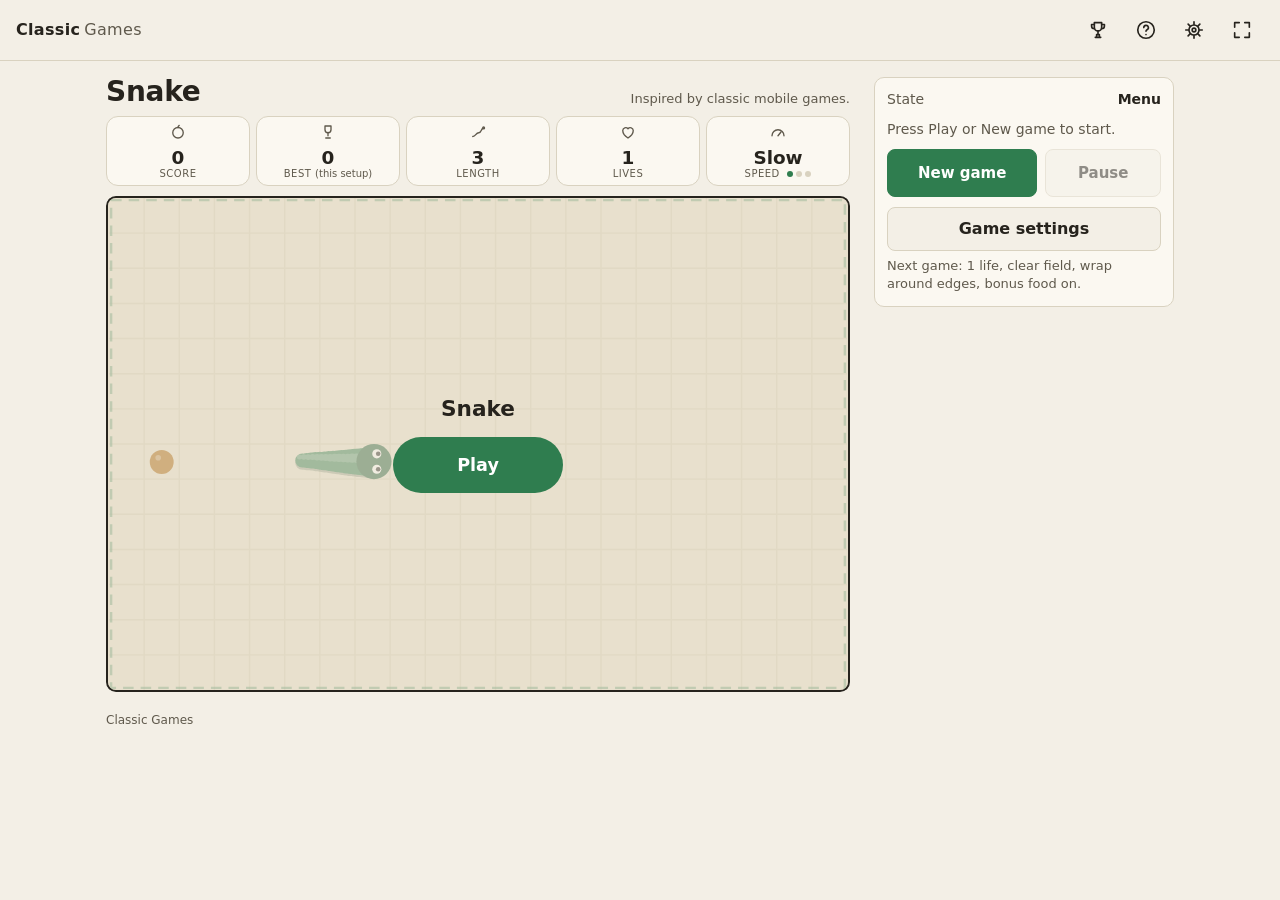
<file: index.html>
<!doctype html>
<html lang="en" data-theme="colour">
<head>
  <meta charset="utf-8">
  <meta name="viewport" content="width=device-width, initial-scale=1, viewport-fit=cover">
  <title>Snake | Classic Games</title>
  <meta name="description" content="Snake, an early version of Classic Games.">
  <link rel="stylesheet" href="styles.css">
  <script src="src/engine.js" defer></script>
  <script src="src/storage.js" defer></script>
  <script src="src/skins.js" defer></script>
  <script src="src/render.js" defer></script>
  <script src="src/fx.js" defer></script>
  <script src="src/sfx.js" defer></script>
  <script src="src/main.js" defer></script>
</head>
<body>
  <header class="site-header" id="site-header">
    <a class="wordmark" href="./" aria-label="Classic Games home">Classic<span>Games</span></a>
    <nav class="header-actions" aria-label="Game information">
      <button type="button" class="icon-btn" data-open="dlg-top" aria-label="Top score">
        <svg viewBox="0 0 24 24" aria-hidden="true" focusable="false"><path d="M8 4h8v5a4 4 0 0 1-8 0z"/><path d="M8 6H5v1.5A3 3 0 0 0 8 10.5M16 6h3v1.5a3 3 0 0 1-3 3"/><path d="M12 13v4M9 20h6M10.5 17h3V20h-3z"/></svg>
        <span class="tip" aria-hidden="true">Top score</span>
      </button>
      <button type="button" class="icon-btn" data-open="dlg-help" aria-label="Instructions">
        <svg viewBox="0 0 24 24" aria-hidden="true" focusable="false"><circle cx="12" cy="12" r="9"/><path d="M9.6 9.4a2.5 2.5 0 1 1 3.5 2.3c-.7.4-1.1.9-1.1 1.7"/><path d="M12 17h.01"/></svg>
        <span class="tip" aria-hidden="true">Instructions</span>
      </button>
      <button type="button" class="icon-btn" data-open="dlg-settings" aria-label="App settings">
        <svg viewBox="0 0 24 24" aria-hidden="true" focusable="false"><circle cx="12" cy="12" r="5.5"/><circle cx="12" cy="12" r="2"/><path d="M12 3v3M12 18v3M3 12h3M18 12h3M5.6 5.6l2.1 2.1M16.3 16.3l2.1 2.1M18.4 5.6l-2.1 2.1M7.7 16.3l-2.1 2.1"/></svg>
        <span class="tip" aria-hidden="true">App settings</span>
      </button>
      <button type="button" class="icon-btn" id="btn-fullscreen" aria-label="Full screen" aria-pressed="false" hidden>
        <svg viewBox="0 0 24 24" aria-hidden="true" focusable="false"><path d="M4 9V4h5M20 9V4h-5M4 15v5h5M20 15v5h-5"/></svg>
        <span class="tip" aria-hidden="true" id="fullscreen-tip">Full screen</span>
      </button>
    </nav>
  </header>

  <main class="layout" id="layout" data-shape="wide">
    <section class="game" id="game" aria-labelledby="game-title">
      <div class="game-head">
        <h1 id="game-title">Snake</h1>
        <p class="tagline">Inspired by classic mobile games.</p>
      </div>

      <div class="hud" id="hud">
        <div class="cell"><svg class="i" viewBox="0 0 24 24" aria-hidden="true"><circle cx="12" cy="13" r="7"/><path d="M12 6c0-1.2.6-2.2 1.6-2.8"/></svg><b id="score">0</b><small>Score</small></div>
        <div class="cell"><svg class="i" viewBox="0 0 24 24" aria-hidden="true"><path d="M8 4h8v5a4 4 0 0 1-8 0z"/><path d="M12 13v4M9 20h6"/></svg><b id="best">0</b><small>Best <span id="best-note"></span></small></div>
        <div class="cell"><svg class="i" viewBox="0 0 24 24" aria-hidden="true"><path d="M5 18c4 0 4-5 8-5s3-6 6-6"/><circle cx="19.5" cy="6.5" r="1.2"/></svg><b id="length">3</b><small>Length</small></div>
        <div class="cell"><svg class="i" viewBox="0 0 24 24" aria-hidden="true"><path d="M12 20s-7-4.4-7-10a4 4 0 0 1 7-2.4A4 4 0 0 1 19 10c0 5.6-7 10-7 10z"/></svg><b id="lives">1</b><small>Lives</small></div>
        <button type="button" class="cell cell-btn" id="btn-speed" aria-label="Speed: Slow. Tap to change."><svg class="i" viewBox="0 0 24 24" aria-hidden="true"><path d="M4 17a8 8 0 1 1 16 0"/><path d="M12 17l4-5"/></svg><b id="speed-name">Slow</b><small>Speed <span class="speed-dots" id="speed-dots" data-level="1" aria-hidden="true"><i></i><i></i><i></i></span></small></button>
        <div class="cell cell-bonus" id="bonus-item" hidden><svg class="i" viewBox="0 0 24 24" aria-hidden="true"><path d="M12 4l7 8-7 8-7-8z"/></svg><b id="bonus-time">0</b><small>Bonus</small></div>
      </div>

      <div class="board-wrap">
        <div class="board" id="board" tabindex="0" role="img"
             aria-label="Snake board. Focus here to play with arrow keys or WASD; Space or P pauses. Swipe on the board to steer.">
          <canvas id="canvas" width="630" height="420"></canvas>
          <div class="overlay" id="overlay" hidden>
            <p id="overlay-text"></p>
            <div class="ov-btns">
              <button type="button" class="bigbtn" id="ov-primary" hidden></button>
              <button type="button" class="bigbtn alt" id="ov-secondary" hidden></button>
            </div>
          </div>
        </div>
      </div>
    </section>

    <section class="panel" aria-label="Game controls">
      <p class="state-line"><span class="label">State</span> <strong id="state-name">Menu</strong></p>
      <p id="status" class="status" role="status" aria-live="polite">Press New game to start.</p>

      <div class="actions">
        <button type="button" class="btn btn-primary" id="btn-new">New game</button>
        <button type="button" class="btn" id="btn-pause" disabled>Pause</button>
        <button type="button" class="btn" id="btn-continue" disabled hidden>Continue</button>
        <button type="button" class="btn btn-dpad-toggle" id="btn-dpad" aria-label="Show direction buttons" aria-pressed="false">
          <svg viewBox="0 0 24 24" aria-hidden="true"><path d="M12 4v5M12 15v5M4 12h5M15 12h5"/></svg>
        </button>
      </div>

      <div class="setup">
        <button type="button" class="btn btn-setup" id="btn-setup" data-open="dlg-setup">Game settings</button>
        <p id="rules-line" class="rules-line"></p>
        <p id="rules-next" class="rules-line" hidden></p>
      </div>

      <div class="dpad" id="dpad" role="group" aria-label="Direction buttons">
        <button type="button" class="btn dpad-btn up" data-dir="Up" aria-label="Up"><svg viewBox="0 0 24 24" aria-hidden="true"><path d="M12 6l7 9H5z"/></svg></button>
        <button type="button" class="btn dpad-btn left" data-dir="Left" aria-label="Left"><svg viewBox="0 0 24 24" aria-hidden="true"><path d="M6 12l9-7v14z"/></svg></button>
        <button type="button" class="btn dpad-btn right" data-dir="Right" aria-label="Right"><svg viewBox="0 0 24 24" aria-hidden="true"><path d="M18 12l-9 7V5z"/></svg></button>
        <button type="button" class="btn dpad-btn down" data-dir="Down" aria-label="Down"><svg viewBox="0 0 24 24" aria-hidden="true"><path d="M12 18l-7-9h14z"/></svg></button>
      </div>
    </section>
  </main>

  <footer class="site-footer">
    <p>Classic Games</p>
  </footer>

  <dialog id="dlg-help" aria-labelledby="dlg-help-t">
    <h2 id="dlg-help-t" tabindex="-1">Instructions</h2>
    <div class="dlg-scroll" tabindex="0" role="region" aria-labelledby="dlg-help-t">
      <p>Guide the snake to the round fruit. Each one adds a segment and a point. Hitting a maze block or yourself costs a life. With Solid walls, hitting a wall costs a life too. In the default Classic mode, losing a life ends the run.</p>
      <p><strong>Bonus food:</strong> a diamond with a ring appears now and then. The ring empties as time runs out. Eating it gives extra points and does not grow the snake. Missing it costs nothing.</p>
      <p><strong>Edges and mazes:</strong> with Wrap around, leaving one edge brings you back on the opposite edge. Maze blocks are always solid. Choose these in Game settings before a run.</p>
      <p><strong>Steering:</strong> swipe on the board, use the direction buttons, or use the arrow keys or WASD while the board is focused. Space or P pauses and resumes.</p>
      <p>The run starts with your first direction. The game pauses when the tab is hidden, and you resume it yourself.</p>
      <p class="about"><strong>About:</strong> An early version of Classic Games. Gameplay may differ from the originals.</p>
    </div>
    <form method="dialog" class="dlg-foot"><button class="btn btn-primary">Close</button></form>
  </dialog>

  <dialog id="dlg-top" aria-labelledby="dlg-top-t">
    <h2 id="dlg-top-t" tabindex="-1">Top score</h2>
    <div class="dlg-scroll" tabindex="0" role="region" aria-labelledby="dlg-top-t">
      <p id="top-text">No score yet.</p>
      <ul id="top-list" class="top-list"></ul>
      <p class="hint" id="top-note">Scores are kept separately for each speed and saved on this device.</p>
    </div>
    <form method="dialog" class="dlg-foot"><button class="btn btn-primary">Close</button></form>
  </dialog>

  <dialog id="dlg-confirm" aria-labelledby="dlg-confirm-t">
    <h2 id="dlg-confirm-t">Start a new game?</h2>
    <p>The current run will be discarded.</p>
    <form method="dialog" class="dialog-actions">
      <button class="btn" value="cancel" autofocus>Keep playing</button>
      <button class="btn btn-primary" value="confirm">New game</button>
    </form>
  </dialog>

  <dialog id="dlg-settings" aria-labelledby="dlg-set-t">
    <h2 id="dlg-set-t" tabindex="-1">App settings</h2>
    <div class="dlg-scroll">
      <fieldset>
        <legend>Theme</legend>
        <label class="radio"><input type="radio" name="theme" value="colour" checked> Colour</label>
        <label class="radio"><input type="radio" name="theme" value="lcd"> LCD</label>
        <label class="radio"><input type="radio" name="theme" value="night"> Night</label>
      </fieldset>
      <fieldset id="fs-sound">
        <legend>Sound</legend>
        <label class="radio"><input type="radio" name="sound" value="on" checked> Sound on</label>
        <label class="radio"><input type="radio" name="sound" value="off"> Sound off</label>
      </fieldset>
      <fieldset id="fs-haptics">
        <legend>Vibration</legend>
        <label class="radio"><input type="radio" name="haptics" value="on" checked> Vibration on</label>
        <label class="radio"><input type="radio" name="haptics" value="off"> Vibration off</label>
        <p class="hint">Vibration works on most Android phones. iPhone does not allow it in the browser.</p>
      </fieldset>
      <p class="hint">These apply to every game on Classic Games. Options for the game itself are in Game settings, under the board.</p>
    </div>
    <form method="dialog" class="dlg-foot"><button class="btn btn-primary">Close</button></form>
  </dialog>

  <dialog id="dlg-setup" aria-labelledby="dlg-setup-t">
    <h2 id="dlg-setup-t" tabindex="-1">Game settings</h2>
    <div class="dlg-scroll">
      <p class="hint" id="setup-summary">These rules apply to the next run.</p>
      <fieldset id="fs-snakecolour">
        <legend>Colour</legend>
        <div class="swatches">
          <label class="radio sw"><input type="radio" name="snakecolour" value="green" checked><span class="chipdot" data-colour="green"></span> Green</label>
          <label class="radio sw"><input type="radio" name="snakecolour" value="cyan"><span class="chipdot" data-colour="cyan"></span> Cyan</label>
          <label class="radio sw"><input type="radio" name="snakecolour" value="blue"><span class="chipdot" data-colour="blue"></span> Blue</label>
          <label class="radio sw"><input type="radio" name="snakecolour" value="violet"><span class="chipdot" data-colour="violet"></span> Violet</label>
          <label class="radio sw"><input type="radio" name="snakecolour" value="pink"><span class="chipdot" data-colour="pink"></span> Pink</label>
          <label class="radio sw"><input type="radio" name="snakecolour" value="lime"><span class="chipdot" data-colour="lime"></span> Lime</label>
        </div>
        <p class="hint" id="colour-note">The LCD theme keeps its own look.</p>
      </fieldset>
      <fieldset id="fs-snakestyle">
        <legend>Style</legend>
        <label class="radio"><input type="radio" name="snakestyle" value="smooth" checked> Smooth</label>
        <label class="radio"><input type="radio" name="snakestyle" value="pixel"> Pixel blocks</label>
      </fieldset>
      <fieldset id="fs-fx">
        <legend>Effects</legend>
        <label class="radio"><input type="radio" name="fx" value="on" checked> Animations on</label>
        <label class="radio"><input type="radio" name="fx" value="off"> Animations off</label>
        <p class="hint" id="fx-note">Blinking, sparkles, floating scores and shake on game over. They follow your phone's Reduce motion setting until you choose.</p>
      </fieldset>
      <fieldset id="fs-speed">
        <legend>Speed</legend>
        <label class="radio"><input type="radio" name="speed" value="slow" checked> Slow <small>(300 ms per step)</small></label>
        <label class="radio"><input type="radio" name="speed" value="medium"> Medium <small>(220 ms per step)</small></label>
        <label class="radio"><input type="radio" name="speed" value="fast"> Fast <small>(150 ms per step)</small></label>
        <p class="hint" id="speed-note">Applies to new games.</p>
        <p class="hint">Speed choices are comfort settings, not original game levels.</p>
      </fieldset>
      <fieldset id="fs-board">
        <legend>Map</legend>
        <div class="boards">
          <label class="radio tile"><input type="radio" name="board" value="clear" checked><canvas class="thumb" width="84" height="56" aria-hidden="true"></canvas><span>Clear field</span></label>
          <label class="radio tile"><input type="radio" name="board" value="pillars"><canvas class="thumb" width="84" height="56" aria-hidden="true"></canvas><span>Pillars maze</span></label>
          <label class="radio tile"><input type="radio" name="board" value="gate"><canvas class="thumb" width="84" height="56" aria-hidden="true"></canvas><span>Gate maze</span></label>
          <label class="radio tile"><input type="radio" name="board" value="frame"><canvas class="thumb" width="84" height="56" aria-hidden="true"></canvas><span>Frame maze</span></label>
          <label class="radio tile"><input type="radio" name="board" value="corners"><canvas class="thumb" width="84" height="56" aria-hidden="true"></canvas><span>Corners maze</span></label>
          <label class="radio tile"><input type="radio" name="board" value="tunnels"><canvas class="thumb" width="84" height="56" aria-hidden="true"></canvas><span>Tunnels maze</span></label>
          <label class="radio tile"><input type="radio" name="board" value="zigzag"><canvas class="thumb" width="84" height="56" aria-hidden="true"></canvas><span>Zigzag maze</span></label>
          <label class="radio tile"><input type="radio" name="board" value="rooms"><canvas class="thumb" width="84" height="56" aria-hidden="true"></canvas><span>Rooms maze</span></label>
          <label class="radio tile"><input type="radio" name="board" value="diamond"><canvas class="thumb" width="84" height="56" aria-hidden="true"></canvas><span>Diamond maze</span></label>
          <label class="radio tile"><input type="radio" name="board" value="islands"><canvas class="thumb" width="84" height="56" aria-hidden="true"></canvas><span>Islands maze</span></label>
          <label class="radio tile"><input type="radio" name="board" value="staircase"><canvas class="thumb" width="84" height="56" aria-hidden="true"></canvas><span>Staircase maze</span></label>
          <label class="radio tile"><input type="radio" name="board" value="bars"><canvas class="thumb" width="84" height="56" aria-hidden="true"></canvas><span>Bars maze</span></label>
        </div>
      </fieldset>
      <fieldset id="fs-edges">
        <legend>Walls</legend>
        <label class="radio"><input type="radio" name="edges" value="wrap" checked> Wrap around</label>
        <label class="radio"><input type="radio" name="edges" value="walls"> Solid walls</label>
        <p class="hint">Solid walls cost a life when you touch the edge. Maze blocks are always solid.</p>
      </fieldset>
      <fieldset id="fs-lives">
        <legend>Lives</legend>
        <label class="radio"><input type="radio" name="lives" value="classic" checked> Classic <small>(one life)</small></label>
        <label class="radio"><input type="radio" name="lives" value="extra"> Extra lives <small>(three lives)</small></label>
        <label class="radio"><input type="radio" name="lives" value="unlimited"> Unlimited <small>(assist mode)</small></label>
        <p class="hint">Unlimited is an optional assist. Collisions never end the run.</p>
      </fieldset>
      <fieldset id="fs-bonus">
        <legend>Bonus</legend>
        <label class="radio"><input type="radio" name="bonus" value="on" checked> On</label>
        <label class="radio"><input type="radio" name="bonus" value="off"> Off</label>
        <p class="hint" id="rules-note">Game settings: rules apply to the next run. Mazes, wrap, lives and bonus food are Classic Games choices, not verified original rules.</p>
      </fieldset>
    </div>
    <form method="dialog" class="dlg-foot"><button class="btn btn-primary">Close</button></form>
  </dialog>
</body>
</html>
</file>
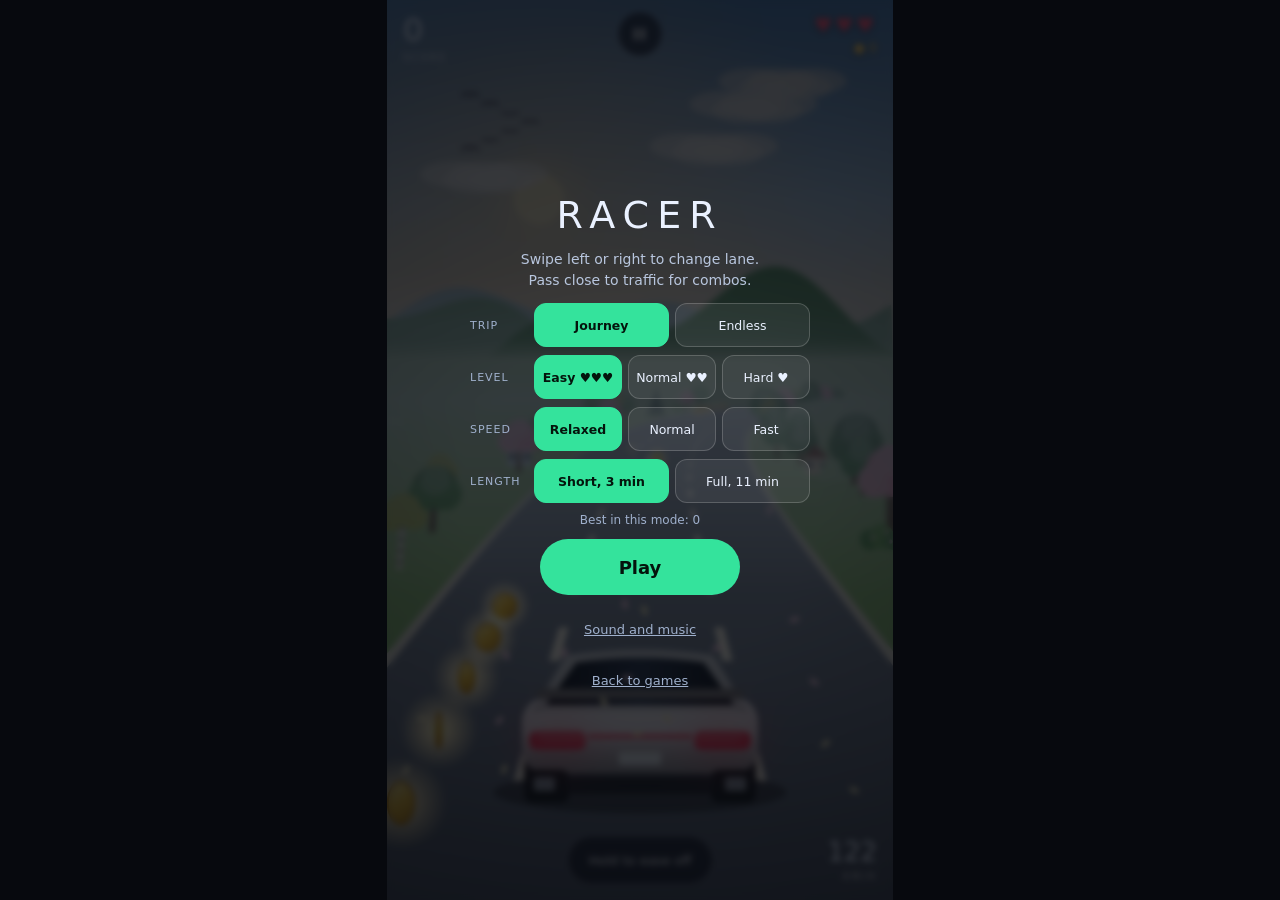
<file: racer/index.html>
<!doctype html>
<html lang="en">
<head>
  <meta charset="utf-8">
  <meta name="viewport" content="width=device-width, initial-scale=1, viewport-fit=cover, user-scalable=no">
  <title>Racer | Classic Games</title>
  <meta name="description" content="Racer, an early playable prototype of a Classic Games road game.">
  <link rel="stylesheet" href="racer.css">
  <script src="audio.js" defer></script>
  <script src="racer.js" defer></script>
</head>
<body>
  <main class="stage" id="stage">
    <canvas id="c" aria-label="Racer road view. Swipe left or right, or use the arrow keys, to change lane."></canvas>

    <div class="hud" id="hud">
      <div class="score"><b id="dist">0</b><small>score</small></div>
      <button class="pausebtn" id="pause" type="button" aria-label="Pause">II</button>
      <div class="lv"><span id="hearts" aria-label="Lives"></span><span id="coinc">&#9679; 0</span></div>
      <div class="trip" id="trip" hidden><div class="bar"><u id="trip-fill"></u></div><div class="dots" id="trip-dots"></div></div>
      <div class="chapter" id="chapter"><small id="ch-num"></small><b id="ch-name"></b></div>
      <div class="near" id="near" aria-live="polite"></div>
      <button class="brake" id="brake" type="button" aria-pressed="false">Hold to ease off</button>
      <div class="spd"><b id="spd">0</b><small>km/h</small></div>
    </div>

    <div class="overlay" id="ov" data-kind="menu">
      <p class="ov-title" id="ov-title">Racer</p>
      <p class="ov-sub" id="ov-sub"></p>
      <div class="stats" id="ov-stats" hidden></div>
      <div class="opts" id="opts">
        <div class="opt" data-opt="mode" role="group" aria-label="Mode"><span>Trip</span><button type="button" data-val="journey">Journey</button><button type="button" data-val="endless">Endless</button></div>
        <div class="opt" data-opt="difficulty" role="group" aria-label="Difficulty"><span>Level</span><button type="button" data-val="easy">Easy &#9829;&#9829;&#9829;</button><button type="button" data-val="normal">Normal &#9829;&#9829;</button><button type="button" data-val="hard">Hard &#9829;</button></div>
        <div class="opt" data-opt="speed" role="group" aria-label="Speed"><span>Speed</span><button type="button" data-val="relaxed">Relaxed</button><button type="button" data-val="normal">Normal</button><button type="button" data-val="fast">Fast</button></div>
        <div class="opt" data-opt="length" id="opt-length" role="group" aria-label="Journey length"><span>Length</span><button type="button" data-val="demo">Short, 3 min</button><button type="button" data-val="full">Full, 11 min</button></div>
        <p class="best" id="best-line"></p>
      </div>
      <button class="big" id="play" type="button">Play</button>
      <button class="big alt" id="cont" type="button" hidden>Continue</button>
      <button class="link" id="sound-btn" type="button">Sound and music</button>
      <button class="link" id="menu-btn" type="button" hidden>Trip options</button>
      <a class="link" href="../">Back to games</a>
    </div>

    <div class="sheet" id="ps" hidden role="dialog" aria-label="Paused">
      <div class="grab"></div><h2>Paused</h2>
      <div class="row"><button class="b p" id="ps-resume" type="button">Resume</button><button class="b" id="ps-restart" type="button">Restart</button></div>
      <div class="row"><button class="b" id="ps-sound" type="button">Sound and music</button><a class="b" href="../">Quit to games</a></div>
    </div>

    <div class="sheet" id="ss" hidden role="dialog" aria-label="Sound and music">
      <div class="grab"></div><h2>Sound and music</h2>
      <div class="opt" data-opt="music" role="group" aria-label="Music"><span>Music</span><button type="button" data-val="on">On</button><button type="button" data-val="off">Off</button></div>
      <div class="opt" data-opt="sfx" role="group" aria-label="Effects"><span>Effects</span><button type="button" data-val="on">On</button><button type="button" data-val="off">Off</button></div>
      <div class="opt wrap" data-opt="style" role="group" aria-label="Music style"><span>Style</span><button type="button" data-val="auto">Auto</button><button type="button" data-val="cinematic">Cinematic</button><button type="button" data-val="piano">Piano</button><button type="button" data-val="electronic">Electronic</button><button type="button" data-val="acoustic">Acoustic</button></div>
      <label class="rng">Music volume<input id="vol-music" type="range" min="0" max="100" step="1"></label>
      <label class="rng">Effects volume<input id="vol-fx" type="range" min="0" max="100" step="1"></label>
      <label class="rng">Bass<input id="vol-bass" type="range" min="0" max="100" step="1"></label>
      <div class="opt" data-opt="calm" role="group" aria-label="Calm mode"><span>Calm</span><button type="button" data-val="on">On</button><button type="button" data-val="off">Off</button></div>
      <p class="note">Calm mode is quieter, softer on the top end and has no sudden hits. The sound switch in the games menu turns all sound off.</p>
      <div class="row"><button class="b p" id="ss-close" type="button">Done</button></div>
    </div>
  </main>
</body>
</html>
</file>
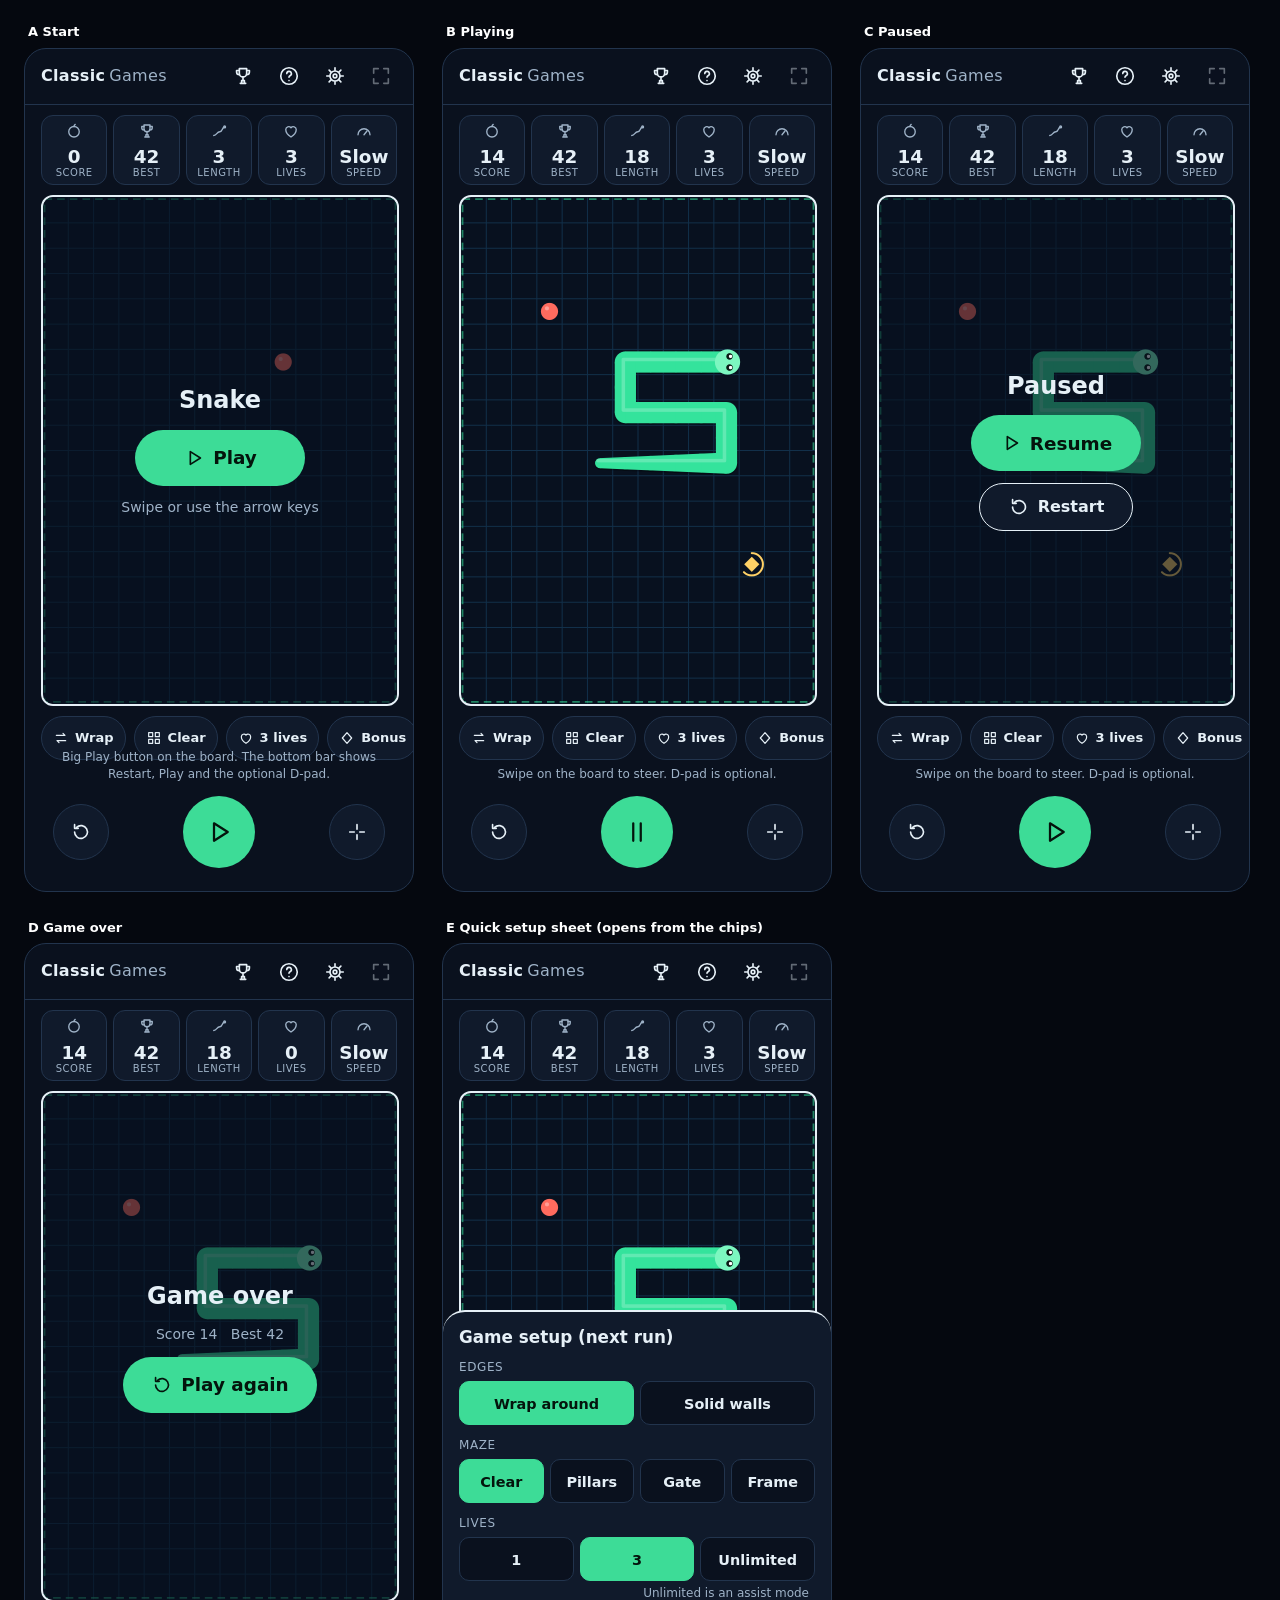
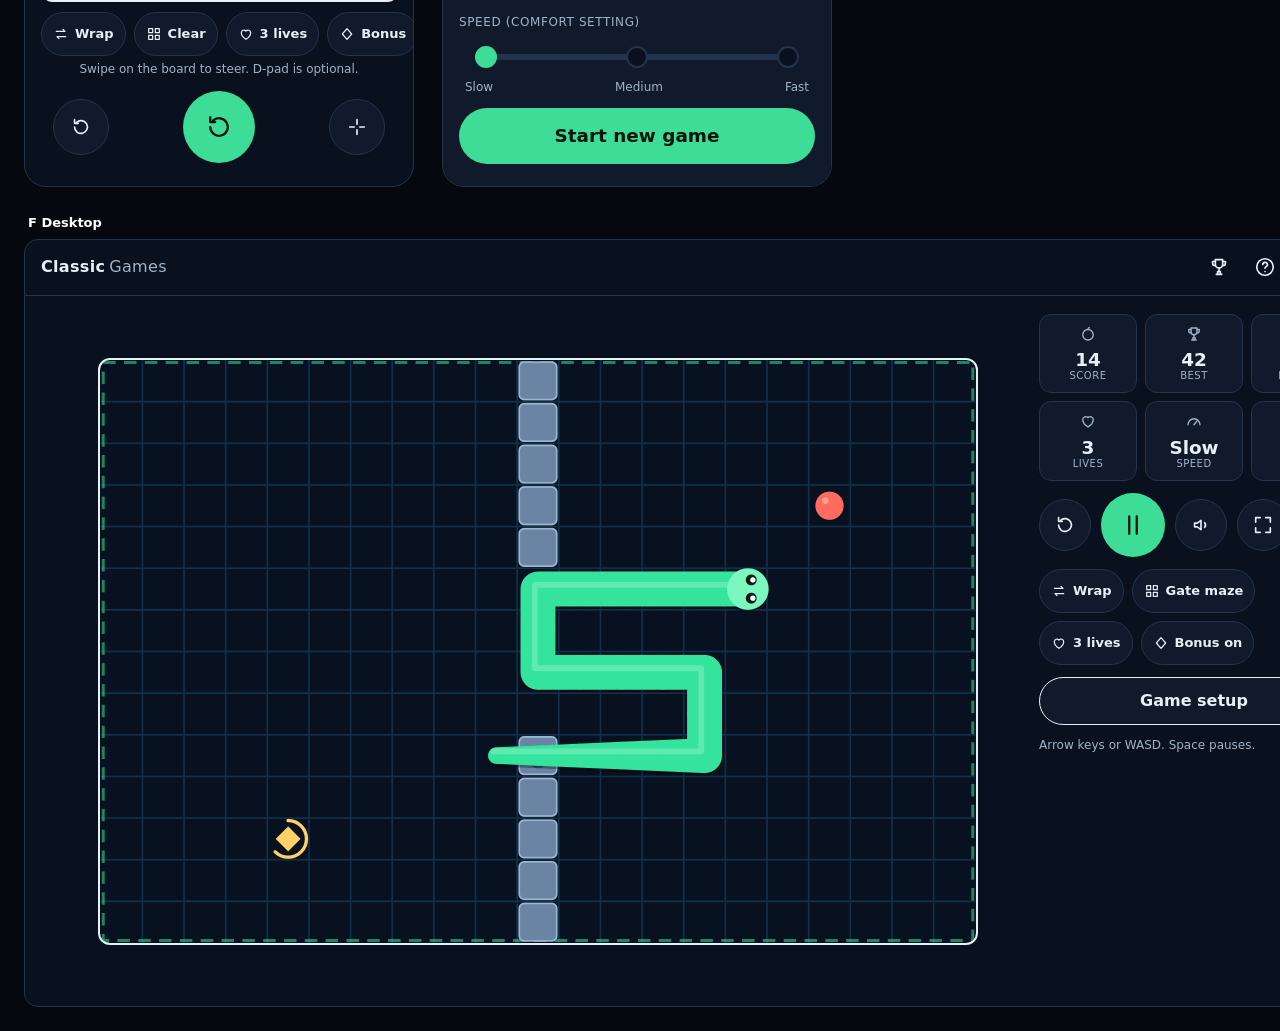
<file: docs/mockups/index.html>
<!doctype html>
<html lang="en" data-theme="night">
<head>
<meta charset="utf-8">
<meta name="viewport" content="width=device-width, initial-scale=1">
<title>Snake layout mockups (not the game)</title>
<link rel="stylesheet" href="../../styles.css">
<style>
  /* Mockup only. Static frames drawn with the real renderer. Not part of the game. */
  body { background: #05080f; padding: 24px; display: flex; flex-wrap: wrap; gap: 28px; align-items: flex-start; }
  html[data-theme="colour"] body { background: #cfc8b6; }
  html[data-theme="lcd"] body { background: #98a971; }
  .frame { position: relative; flex: none; background: var(--bg); color: var(--ink); overflow: hidden; border-radius: 22px; border: 1px solid var(--line); font-family: var(--font); }
  .phone { width: 390px; height: 844px; }
  .desk { width: 1366px; height: 768px; border-radius: 14px; }
  .m-top { display: flex; align-items: center; justify-content: space-between; padding: 6px 10px 6px 16px; height: 56px; border-bottom: 1px solid var(--line); }
  .m-top .wm { font-weight: 700; letter-spacing: .02em; } .m-top .wm span { font-weight: 400; color: var(--muted); margin-left: .25em; }
  .m-ic { display: flex; gap: 2px; }
  .m-ic i { width: 44px; height: 44px; display: grid; place-items: center; border-radius: 10px; font-style: normal; }
  .m-ic i.off { opacity: .4; }
  svg.i { width: 22px; height: 22px; fill: none; stroke: currentColor; stroke-width: 1.8; stroke-linecap: round; stroke-linejoin: round; }
  .m-hud { display: grid; grid-template-columns: repeat(5, 1fr); gap: 6px; padding: 10px 16px 8px; }
  .cell { text-align: center; background: var(--surface); border: 1px solid var(--line); border-radius: 12px; padding: 6px 2px 5px; }
  .cell svg.i { width: 18px; height: 18px; color: var(--muted); }
  .cell b { display: block; font-size: 1.15rem; line-height: 1.15; font-variant-numeric: tabular-nums; }
  .cell small { display: block; font-size: .625rem; color: var(--muted); letter-spacing: .05em; text-transform: uppercase; }
  .boardbox { position: relative; margin: 0 16px; border: 2px solid var(--ink); border-radius: 12px; background: var(--board); overflow: hidden; }
  .boardbox canvas { display: block; width: 100%; height: 100%; }
  .veil { position: absolute; inset: 0; display: grid; place-content: center; justify-items: center; gap: 12px; background: color-mix(in srgb, var(--board) 62%, transparent); text-align: center; }
  .veil h3 { margin: 0; font-size: 1.5rem; }
  .veil p { margin: 0; color: var(--muted); font-size: .875rem; }
  .bigbtn { min-width: 170px; height: 56px; padding: 0 28px; border-radius: 999px; background: var(--accent); color: var(--accent-ink); font-weight: 700; font-size: 1.15rem; display: inline-flex; align-items: center; justify-content: center; gap: 8px; border: 0; }
  .bigbtn.alt { background: var(--surface); color: var(--ink); border: 1px solid var(--ink); min-width: 140px; height: 48px; font-size: 1rem; }
  .chips { display: flex; gap: 8px; padding: 10px 16px 0; flex-wrap: nowrap; }
  .chip { height: 36px; padding: 0 11px; display: inline-flex; align-items: center; gap: 6px; font-size: .8125rem; font-weight: 600; background: var(--surface); border: 1px solid var(--line); border-radius: 999px; white-space: nowrap; }
  .chip svg.i { width: 16px; height: 16px; }
  .m-ctl { position: absolute; left: 0; right: 0; bottom: 0; height: 104px; display: flex; align-items: center; justify-content: space-between; padding: 0 28px 14px; }
  .round { width: 56px; height: 56px; border-radius: 50%; background: var(--surface); border: 1px solid var(--line); display: grid; place-items: center; }
  .round.main { width: 72px; height: 72px; background: var(--accent); color: var(--accent-ink); border: 0; }
  .round.main svg.i { width: 30px; height: 30px; }
  .note { position: absolute; left: 16px; right: 16px; bottom: 108px; text-align: center; font-size: .75rem; color: var(--muted); }
  .sheet { position: absolute; left: 0; right: 0; bottom: 0; background: var(--surface); border-top: 2px solid var(--ink); border-radius: 22px 22px 0 0; padding: 14px 16px 22px; }
  .sheet h4 { margin: 0 0 10px; font-size: 1.05rem; }
  .row { margin: 0 0 12px; } .row label { display: block; font-size: .75rem; color: var(--muted); margin-bottom: 5px; text-transform: uppercase; letter-spacing: .05em; }
  .seg { display: flex; gap: 6px; } .seg span { flex: 1; text-align: center; height: 44px; line-height: 44px; border-radius: 10px; border: 1px solid var(--line); background: var(--bg); font-weight: 600; font-size: .9rem; }
  .seg span.on { background: var(--accent); color: var(--accent-ink); border-color: var(--accent); }
  .slider { position: relative; height: 44px; display: flex; align-items: center; padding: 0 16px; }
  .slider .track { position: absolute; left: 22px; right: 22px; height: 6px; background: var(--line); border-radius: 3px; }
  .slider .stops { position: relative; width: 100%; display: flex; justify-content: space-between; }
  .slider .stops i { width: 22px; height: 22px; border-radius: 50%; background: var(--bg); border: 2px solid var(--line); display: block; }
  .slider .stops i.on { background: var(--accent); border-color: var(--accent); }
  .slabels { display: flex; justify-content: space-between; font-size: .75rem; color: var(--muted); padding: 0 6px; }
  .cap { font: 600 13px/1.2 system-ui; color: #fff; margin: 0 0 8px 4px; }
  html[data-theme="colour"] .cap, html[data-theme="lcd"] .cap { color: #1c1b17; }
  .wrap { flex: none; }
  /* desktop */
  .d-main { display: grid; grid-template-columns: 1fr 310px; gap: 28px; padding: 18px 40px; height: calc(768px - 56px); }
  .d-board { display: grid; place-items: center; }
  .d-side { display: grid; gap: 12px; align-content: start; }
  .d-side .cells { display: grid; grid-template-columns: repeat(3, 1fr); gap: 8px; }
  .d-side .cell { padding: 10px 4px; }
  .d-btns { display: flex; gap: 10px; align-items: center; }
  .d-btns .round { width: 52px; height: 52px; }
  .d-btns .round.main { width: 64px; height: 64px; }
</style>
</head>
<body>
<script src="../../src/engine.js"></script>
<script src="../../src/render.js"></script>
<script>
(function () {
  var q = new URLSearchParams(location.search);
  var theme = q.get('theme') || 'night';
  document.documentElement.setAttribute('data-theme', theme);
  var E = window.SnakeEngine, Rn = window.SnakeRender;
  var css = function (n) { return getComputedStyle(document.documentElement).getPropertyValue(n).trim(); };
  var pal = function () { return { boardLine: css('--board-line'), snake: css('--snake'), snakeHead: css('--snake-head'), snakeEdge: css('--snake-edge'), shine: css('--shine'), eye: css('--eye'), pupil: css('--pupil'), food: css('--food'), bonus: css('--bonus'), obstacle: css('--obstacle'), obstacleEdge: css('--obstacle-edge') }; };

  var P = {
    trophy: '<path d="M8 4h8v5a4 4 0 0 1-8 0z"/><path d="M8 6H5v1.5A3 3 0 0 0 8 10.5M16 6h3v1.5a3 3 0 0 1-3 3"/><path d="M12 13v4M9 20h6M10.5 17h3V20h-3z"/>',
    help: '<circle cx="12" cy="12" r="9"/><path d="M9.6 9.4a2.5 2.5 0 1 1 3.5 2.3c-.7.4-1.1.9-1.1 1.7"/><path d="M12 17h.01"/>',
    gear: '<circle cx="12" cy="12" r="5.5"/><circle cx="12" cy="12" r="2"/><path d="M12 3v3M12 18v3M3 12h3M18 12h3M5.6 5.6l2.1 2.1M16.3 16.3l2.1 2.1M18.4 5.6l-2.1 2.1M7.7 16.3l-2.1 2.1"/>',
    full: '<path d="M4 9V4h5M20 9V4h-5M4 15v5h5M20 15v5h-5"/>',
    apple: '<circle cx="12" cy="13" r="7"/><path d="M12 6c0-1.2.6-2.2 1.6-2.8"/>',
    snake: '<path d="M5 18c4 0 4-5 8-5s3-6 6-6"/><circle cx="19.5" cy="6.5" r="1.2"/>',
    heart: '<path d="M12 20s-7-4.4-7-10a4 4 0 0 1 7-2.4A4 4 0 0 1 19 10c0 5.6-7 10-7 10z"/>',
    gauge: '<path d="M4 17a8 8 0 1 1 16 0"/><path d="M12 17l4-5"/>',
    pause: '<path d="M9 5v14M15 5v14"/>',
    play: '<path d="M8 5l11 7-11 7z"/>',
    restart: '<path d="M5 12a7 7 0 1 0 2.2-5.1"/><path d="M5 4v4h4"/>',
    dpad: '<path d="M12 4v5M12 15v5M4 12h5M15 12h5"/>',
    sound: '<path d="M5 10v4h3l4 3V7L8 10z"/><path d="M16 9.5a4 4 0 0 1 0 5"/>',
    wrap: '<path d="M5 8h13l-3-3M19 16H6l3 3"/>',
    maze: '<path d="M4 4h6v6H4zM14 4h6v6h-6zM4 14h6v6H4zM14 14h6v6h-6z"/>',
    diamond: '<path d="M12 4l7 8-7 8-7-8z"/>'
  };
  var ic = function (n, c) { return '<svg class="i ' + (c || '') + '" viewBox="0 0 24 24" aria-hidden="true">' + P[n] + '</svg>'; };

  // boards: [cols, rows] and a winding snake
  var SNAKE_P = [[10,6],[9,6],[8,6],[7,6],[6,6],[6,7],[6,8],[7,8],[8,8],[9,8],[10,8],[10,9],[10,10],[9,10],[8,10],[7,10],[6,10],[5,10]];
  var SNAKE_L = [[15,5],[14,5],[13,5],[12,5],[11,5],[10,5],[10,6],[10,7],[11,7],[12,7],[13,7],[14,7],[14,8],[14,9],[13,9],[12,9],[11,9],[10,9],[9,9]];
  function game(kind, over) {
    var cols = kind === 'p' ? 14 : 21, rows = kind === 'p' ? 20 : 14;
    var g = E.createGame({ seed: 3, cols: cols, rows: rows, lives: 'extra' });
    return Object.assign({}, g, over || {});
  }
  function toCells(a) { return a.map(function (c) { return { x: c[0], y: c[1] }; }); }
  function mkCanvas(box, g, w, h) {
    var c = document.createElement('canvas'); var dpr = 2;
    c.width = w * dpr; c.height = h * dpr; box.appendChild(c);
    Rn.draw(c.getContext('2d'), g, pal(), c.width, c.height);
  }
  var capText = '';
  function el(html, cls) { var w = document.createElement('div'); w.className = 'wrap'; var c = document.createElement('div'); c.className = 'cap'; c.textContent = capText; w.appendChild(c); var d = document.createElement('div'); d.className = cls; d.innerHTML = html; w.appendChild(d); document.body.appendChild(w); return d; }

  var top = function (extra) { return '<div class="m-top"><div class="wm">Classic<span>Games</span></div><div class="m-ic"><i>' + ic('trophy') + '</i><i>' + ic('help') + '</i><i>' + ic('gear') + '</i><i class="off">' + ic('full') + '</i></div></div>'; };
  var hud = function (s) { return '<div class="m-hud">' +
    '<div class="cell">' + ic('apple') + '<b>' + s.score + '</b><small>Score</small></div>' +
    '<div class="cell">' + ic('trophy') + '<b>' + s.best + '</b><small>Best</small></div>' +
    '<div class="cell">' + ic('snake') + '<b>' + s.len + '</b><small>Length</small></div>' +
    '<div class="cell">' + ic('heart') + '<b>' + s.lives + '</b><small>Lives</small></div>' +
    '<div class="cell">' + ic('gauge') + '<b>' + s.speed + '</b><small>Speed</small></div></div>'; };
  var chips = '<div class="chips"><span class="chip">' + ic('wrap') + 'Wrap</span><span class="chip">' + ic('maze') + 'Clear</span><span class="chip">' + ic('heart') + '3 lives</span><span class="chip">' + ic('diamond') + 'Bonus</span></div>';
  var ctl = function (main) { return '<div class="m-ctl"><span class="round">' + ic('restart') + '</span><span class="round main">' + ic(main) + '</span><span class="round">' + ic('dpad') + '</span></div>'; };
  var tag = function (t) { capText = t; return ''; };
  var BW = 358, BH = 511; // phone board: portrait 14 x 20 cells

  function phone(name, o) {
    var f = el(tag(name) + top() + hud(o.hud) + '<div class="boardbox" id="b-' + o.id + '" style="width:' + BW + 'px;height:' + BH + 'px;margin-top:2px"></div>' + (o.sheet ? '' : chips) + (o.sheet ? '' : ctl(o.main || 'pause')) + (o.sheet ? '' : '<div class="note">' + (o.note || 'Swipe on the board to steer. D-pad is optional.') + '</div>'), 'frame phone');
    var box = f.querySelector('#b-' + o.id);
    var g = game('p', o.state);
    mkCanvas(box, g, BW - 4, BH - 4);
    if (o.veil) { var v = document.createElement('div'); v.className = 'veil'; v.innerHTML = o.veil; box.appendChild(v); }
    if (o.sheet) { var s = document.createElement('div'); s.className = 'sheet'; s.innerHTML = o.sheet; f.appendChild(s); }
    return f;
  }

  var playState = { snake: toCells(SNAKE_P), dir: 'right', food: { x: 3, y: 4 }, bonusItem: { x: 11, y: 14, ticksLeft: 15 }, bonusTicks: 24, score: 14, status: 'running' };
  var HUD = { score: 14, best: 42, len: 18, lives: 3, speed: 'Slow' };

  var which = q.get('only');
  var want = function (n) { return !which || which.split(',').indexOf(n) >= 0; };
  if (want('start')) phone('A  Start', { id: 'a', hud: { score: 0, best: 42, len: 3, lives: 3, speed: 'Slow' }, state: { food: { x: 9, y: 6 } },
    veil: '<h3>Snake</h3><span class="bigbtn">' + ic('play') + ' Play</span><p>Swipe or use the arrow keys</p>', main: 'play', note: 'Big Play button on the board. The bottom bar shows Restart, Play and the optional D-pad.' });
  if (want('play')) phone('B  Playing', { id: 'b', hud: HUD, state: playState });
  if (want('paused')) phone('C  Paused', { id: 'c', hud: HUD, state: playState, main: 'play',
    veil: '<h3>Paused</h3><span class="bigbtn">' + ic('play') + ' Resume</span><span class="bigbtn alt">' + ic('restart') + ' Restart</span>' });
  if (want('over')) phone('D  Game over', { id: 'd', hud: { score: 14, best: 42, len: 18, lives: 0, speed: 'Slow' }, state: Object.assign({}, playState, { status: 'over', bonusItem: null }), main: 'restart',
    veil: '<h3>Game over</h3><p>Score 14 &nbsp; Best 42</p><span class="bigbtn">' + ic('restart') + ' Play again</span>' });
  if (want('setup')) phone('E  Quick setup sheet (opens from the chips)', { id: 'e', hud: HUD, state: playState, sheet:
    '<h4>Game setup (next run)</h4>' +
    '<div class="row"><label>Edges</label><div class="seg"><span class="on">Wrap around</span><span>Solid walls</span></div></div>' +
    '<div class="row"><label>Maze</label><div class="seg"><span class="on">Clear</span><span>Pillars</span><span>Gate</span><span>Frame</span></div></div>' +
    '<div class="row"><label>Lives</label><div class="seg"><span>1</span><span class="on">3</span><span>Unlimited</span></div><div class="slabels" style="margin-top:4px"><span></span><span></span><span>Unlimited is an assist mode</span></div></div>' +
    '<div class="row"><label>Speed (comfort setting)</label><div class="slider"><div class="track"></div><div class="stops"><i class="on"></i><i></i><i></i></div></div><div class="slabels"><span>Slow</span><span>Medium</span><span>Fast</span></div></div>' +
    '<span class="bigbtn" style="width:100%">Start new game</span>' });

  if (want('desktop')) {
    var d = el(tag('F  Desktop') + top() +
      '<div class="d-main"><div class="d-board"><div class="boardbox" id="b-f" style="margin:0;width:880px;height:587px"></div></div>' +
      '<div class="d-side"><div class="cells">' +
        '<div class="cell">' + ic('apple') + '<b>14</b><small>Score</small></div><div class="cell">' + ic('trophy') + '<b>42</b><small>Best</small></div><div class="cell">' + ic('snake') + '<b>12</b><small>Length</small></div>' +
        '<div class="cell">' + ic('heart') + '<b>3</b><small>Lives</small></div><div class="cell">' + ic('gauge') + '<b>Slow</b><small>Speed</small></div><div class="cell">' + ic('diamond') + '<b>5 s</b><small>Bonus</small></div></div>' +
      '<div class="d-btns"><span class="round">' + ic('restart') + '</span><span class="round main">' + ic('pause') + '</span><span class="round">' + ic('sound') + '</span><span class="round">' + ic('full') + '</span></div>' +
      '<div class="chips" style="padding:0;flex-wrap:wrap"><span class="chip">' + ic('wrap') + 'Wrap</span><span class="chip">' + ic('maze') + 'Gate maze</span><span class="chip">' + ic('heart') + '3 lives</span><span class="chip">' + ic('diamond') + 'Bonus on</span></div>' +
      '<span class="bigbtn alt" style="width:100%">Game setup</span><p style="margin:0;font-size:.75rem;color:var(--muted)">Arrow keys or WASD. Space pauses.</p></div></div>', 'frame desk');
    var g2 = game('d', { snake: toCells(SNAKE_L), dir: 'right', food: { x: 17, y: 3 }, bonusItem: { x: 4, y: 11, ticksLeft: 15 }, bonusTicks: 24, score: 14, status: 'running', board: 'gate', obstacles: E.mazeCells('gate'), blocked: (function () { var b = {}; E.mazeCells('gate').forEach(function (c) { b[c.x + ',' + c.y] = true; }); return b; })() });
    mkCanvas(d.querySelector('#b-f'), g2, 876, 583);
  }
  document.title = 'ready';
})();
</script>
</body>
</html>
</file>
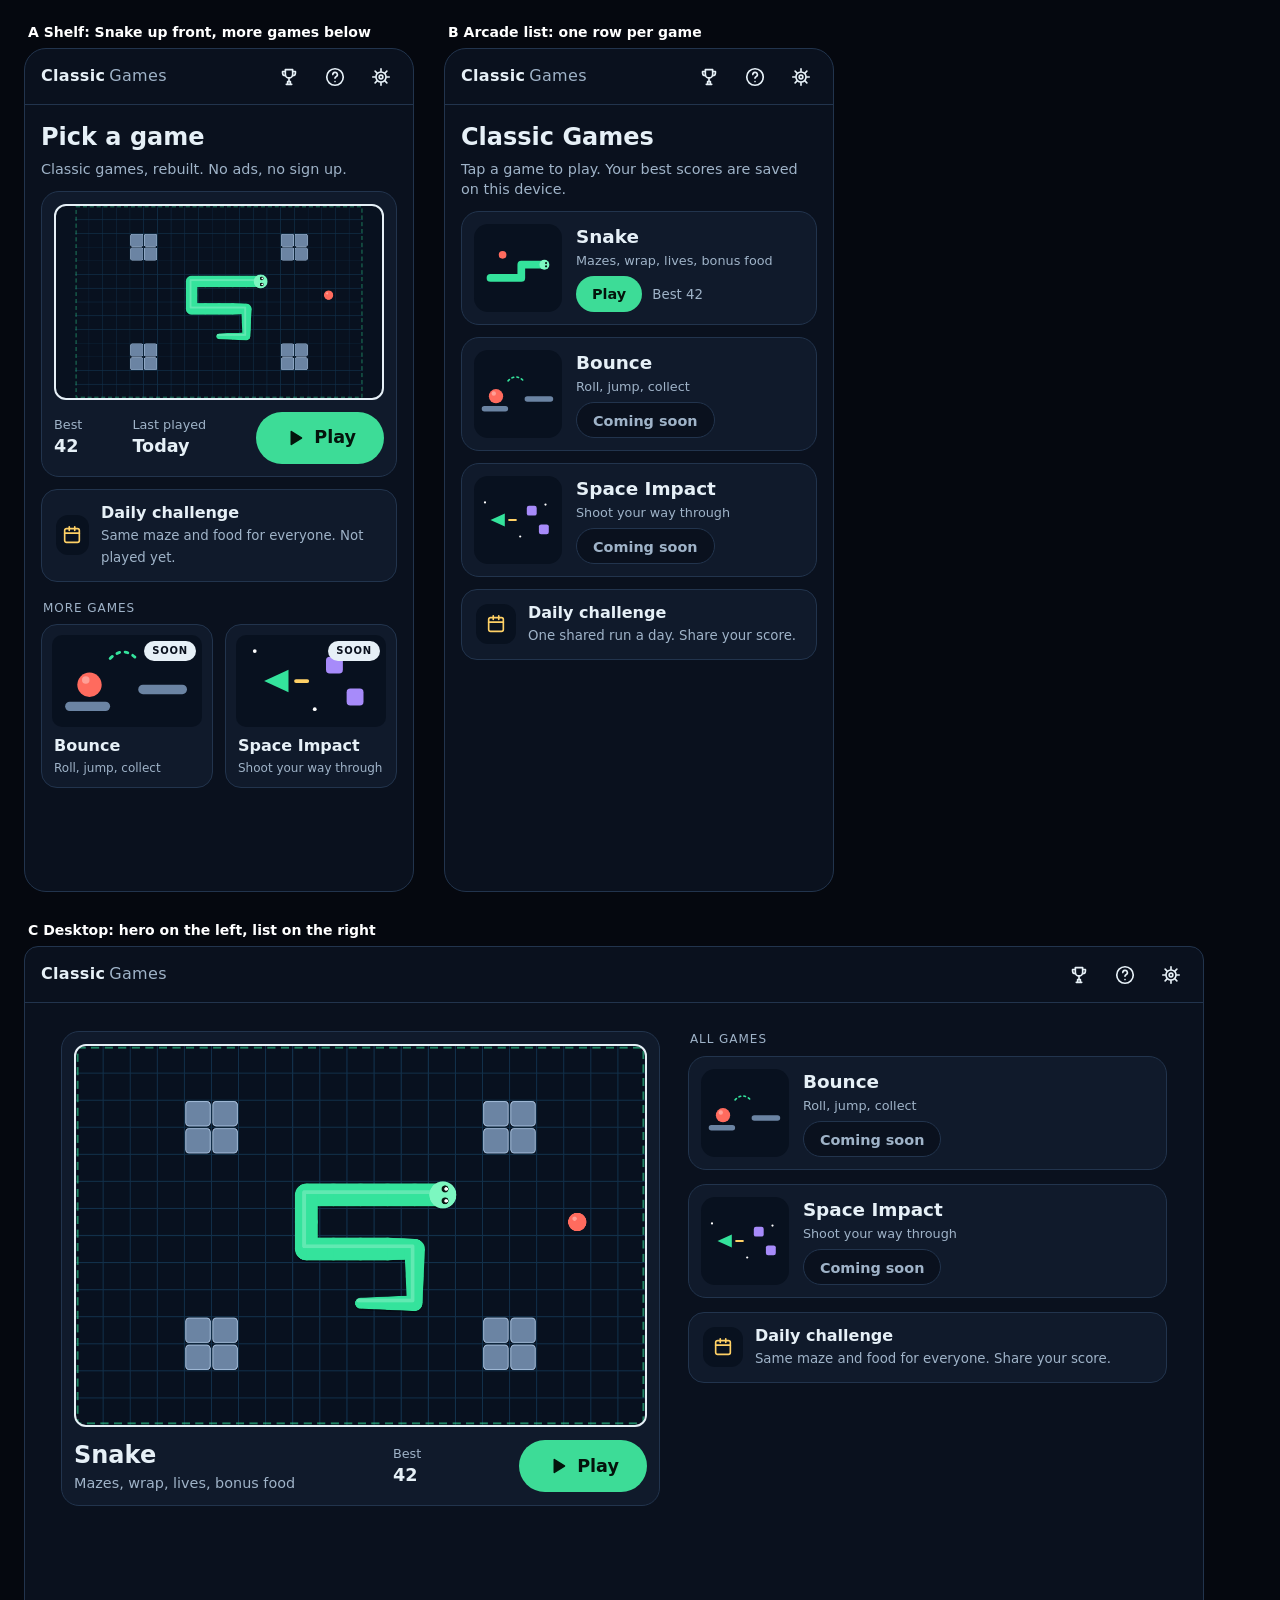
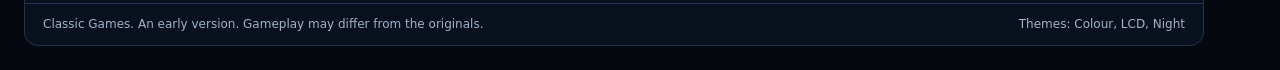
<file: docs/mockups/launcher.html>
<!doctype html>
<html lang="en" data-theme="night">
<head>
<meta charset="utf-8">
<title>Classic Games launcher (mockup, not built)</title>
<link rel="stylesheet" href="../../styles.css">
<style>
  body { background: #05080f; padding: 24px; display: flex; gap: 30px; align-items: flex-start; flex-wrap: wrap; }
  .wrap { flex: none; } .cap { font: 600 14px system-ui; color: #fff; margin: 0 0 8px 4px; }
  .frame { background: var(--bg); color: var(--ink); overflow: hidden; border: 1px solid var(--line); border-radius: 22px; font-family: var(--font); position: relative; }
  .phone { width: 390px; height: 844px; } .desk { width: 1180px; height: 700px; border-radius: 14px; }
  .top { display: flex; align-items: center; justify-content: space-between; height: 56px; padding: 6px 10px 6px 16px; border-bottom: 1px solid var(--line); }
  .wm { font-weight: 700; letter-spacing: .02em; } .wm span { font-weight: 400; color: var(--muted); margin-left: .25em; }
  .ics { display: flex; gap: 2px; } .ics i { width: 44px; height: 44px; display: grid; place-items: center; font-style: normal; }
  svg.i { width: 22px; height: 22px; fill: none; stroke: currentColor; stroke-width: 1.8; stroke-linecap: round; stroke-linejoin: round; }
  .pad { padding: 16px; }
  h2 { margin: 0 0 4px; font-size: 1.5rem; } .sub { margin: 0 0 12px; color: var(--muted); font-size: .9rem; }
  .hero { background: var(--surface); border: 1px solid var(--line); border-radius: 18px; padding: 12px; }
  .hero canvas { width: 100%; display: block; border-radius: 12px; border: 2px solid var(--ink); background: var(--board); }
  .row { display: flex; align-items: center; justify-content: space-between; gap: 10px; margin-top: 12px; }
  .stat { font-size: .8rem; color: var(--muted); } .stat b { display: block; color: var(--ink); font-size: 1.1rem; }
  .play { height: 52px; padding: 0 28px; border-radius: 999px; background: var(--accent); color: var(--accent-ink); font-weight: 700; font-size: 1.1rem; display: inline-flex; align-items: center; gap: 8px; }
  .label { margin: 18px 2px 8px; font-size: .75rem; letter-spacing: .08em; text-transform: uppercase; color: var(--muted); }
  .two { display: grid; grid-template-columns: 1fr 1fr; gap: 12px; }
  .card { background: var(--surface); border: 1px solid var(--line); border-radius: 16px; padding: 10px; position: relative; }
  .card svg.art { width: 100%; height: 92px; display: block; background: var(--board); border-radius: 10px; }
  .card h3 { margin: 8px 2px 0; font-size: 1rem; } .card p { margin: 2px 2px 0; font-size: .75rem; color: var(--muted); }
  .soon { position: absolute; top: 16px; right: 16px; font-size: .625rem; font-weight: 700; letter-spacing: .08em; text-transform: uppercase; background: var(--ink); color: var(--bg); border-radius: 999px; padding: 3px 8px; }
  .daily { display: flex; align-items: center; gap: 12px; background: var(--surface); border: 1px solid var(--line); border-radius: 16px; padding: 12px 14px; margin-top: 12px; }
  .daily b { display: block; } .daily small { color: var(--muted); }
  .daily .dot { width: 40px; height: 40px; border-radius: 12px; background: var(--board); display: grid; place-items: center; color: var(--bonus); }
  .list .it { display: flex; align-items: center; gap: 14px; background: var(--surface); border: 1px solid var(--line); border-radius: 18px; padding: 12px; margin-bottom: 12px; }
  .list .it svg.art { width: 88px; height: 88px; border-radius: 14px; background: var(--board); flex: none; }
  .list .it h3 { margin: 0; font-size: 1.15rem; } .list .it p { margin: 2px 0 6px; color: var(--muted); font-size: .8rem; }
  .pill { display: inline-block; height: 36px; line-height: 36px; padding: 0 16px; border-radius: 999px; font-weight: 700; font-size: .9rem; }
  .pill.go { background: var(--accent); color: var(--accent-ink); } .pill.wait { background: var(--bg); border: 1px solid var(--line); color: var(--muted); }
  .dmain { display: grid; grid-template-columns: 1.25fr 1fr; gap: 28px; padding: 28px 36px; }
  .dside .it { margin-bottom: 14px; }
  .foot { position: absolute; left: 0; right: 0; bottom: 0; padding: 12px 18px; font-size: .75rem; color: var(--muted); border-top: 1px solid var(--line); display: flex; justify-content: space-between; }
</style>
</head>
<body>
<script src="../../src/engine.js"></script>
<script src="../../src/render.js"></script>
<script>
(function () {
  var E = SnakeEngine, R = SnakeRender;
  var css = function (n) { return getComputedStyle(document.documentElement).getPropertyValue(n).trim(); };
  var pal = function () { return { boardLine: css('--board-line'), snake: css('--snake'), snakeHead: css('--snake-head'), snakeEdge: css('--snake-edge'), shine: css('--shine'), eye: css('--eye'), pupil: css('--pupil'), food: css('--food'), bonus: css('--bonus'), obstacle: css('--obstacle'), obstacleEdge: css('--obstacle-edge') }; };
  var IC = {
    trophy: '<path d="M8 4h8v5a4 4 0 0 1-8 0z"/><path d="M8 6H5v1.5A3 3 0 0 0 8 10.5M16 6h3v1.5a3 3 0 0 1-3 3"/><path d="M12 13v4M9 20h6M10.5 17h3V20h-3z"/>',
    help: '<circle cx="12" cy="12" r="9"/><path d="M9.6 9.4a2.5 2.5 0 1 1 3.5 2.3c-.7.4-1.1.9-1.1 1.7"/><path d="M12 17h.01"/>',
    gear: '<circle cx="12" cy="12" r="5.5"/><circle cx="12" cy="12" r="2"/><path d="M12 3v3M12 18v3M3 12h3M18 12h3M5.6 5.6l2.1 2.1M16.3 16.3l2.1 2.1M18.4 5.6l-2.1 2.1M7.7 16.3l-2.1 2.1"/>',
    play: '<path d="M8 5l11 7-11 7z" fill="currentColor"/>', cal: '<rect x="4" y="5" width="16" height="15" rx="2"/><path d="M4 10h16M9 3v4M15 3v4"/>'
  };
  var ic = function (n) { return '<svg class="i" viewBox="0 0 24 24" aria-hidden="true">' + IC[n] + '</svg>'; };
  var top = '<div class="top"><div class="wm">Classic<span>Games</span></div><div class="ics"><i>' + ic('trophy') + '</i><i>' + ic('help') + '</i><i>' + ic('gear') + '</i></div></div>';
  // small illustrative art (not the real games)
  var ART = {
    bounce: '<svg class="art" viewBox="0 0 160 92"><rect x="14" y="68" width="48" height="10" rx="5" fill="' + '#6b84a3' + '"/><rect x="92" y="50" width="52" height="10" rx="5" fill="#6b84a3"/><circle cx="40" cy="50" r="13" fill="#ff6b5e"/><circle cx="36" cy="45" r="4" fill="#fff" opacity=".35"/><path d="M62 22q14-14 28 0" stroke="#34e39c" stroke-width="3" fill="none" stroke-dasharray="3 6" stroke-linecap="round"/></svg>',
    space: '<svg class="art" viewBox="0 0 160 92"><path d="M30 46l26-12v24z" fill="#34e39c"/><rect x="62" y="44" width="16" height="4" rx="2" fill="#ffd166"/><rect x="96" y="20" width="18" height="18" rx="4" fill="#a78bfa"/><rect x="118" y="54" width="18" height="18" rx="4" fill="#a78bfa"/><circle cx="130" cy="18" r="2" fill="#fff"/><circle cx="84" cy="76" r="2" fill="#fff"/><circle cx="20" cy="14" r="2" fill="#fff"/></svg>',
    snake: '<svg class="art" viewBox="0 0 160 92"><path d="M30 64h56v-24h40" stroke="#34e39c" stroke-width="14" fill="none" stroke-linecap="round" stroke-linejoin="round"/><circle cx="128" cy="40" r="9" fill="#7cf7c0"/><circle cx="131" cy="37" r="2" fill="#0a1a14"/><circle cx="131" cy="43" r="2" fill="#0a1a14"/><circle cx="52" cy="22" r="7" fill="#ff6b5e"/></svg>'
  };
  function el(cap, cls, html) { var w = document.createElement('div'); w.className = 'wrap'; w.innerHTML = '<div class="cap">' + cap + '</div><div class="frame ' + cls + '">' + html + '</div>'; document.body.appendChild(w); return w; }
  function thumb(host, w, h) {
    var g = E.createGame({ seed: 3, board: 'pillars' });
    var path = [[13,5],[12,5],[11,5],[10,5],[9,5],[8,5],[8,6],[8,7],[9,7],[10,7],[11,7],[12,7],[12,8],[12,9],[11,9],[10,9]];
    g = Object.assign({}, g, { snake: path.map(function (c) { return { x: c[0], y: c[1] }; }), dir: 'right', food: { x: 18, y: 6 } });
    var c = host.querySelector('canvas'); c.width = w * 2; c.height = h * 2; R.draw(c.getContext('2d'), g, pal(), c.width, c.height);
  }

  // A: shelf with a hero
  var a = el('A  Shelf: Snake up front, more games below', 'phone',
    top + '<div class="pad"><h2>Pick a game</h2><p class="sub">Classic games, rebuilt. No ads, no sign up.</p>' +
    '<div class="hero"><canvas></canvas><div class="row"><div><div class="stat">Best<b>42</b></div></div><div><div class="stat">Last played<b>Today</b></div></div><span class="play">' + ic('play') + ' Play</span></div></div>' +
    '<div class="daily"><span class="dot">' + ic('cal') + '</span><div><b>Daily challenge</b><small>Same maze and food for everyone. Not played yet.</small></div></div>' +
    '<div class="label">More games</div><div class="two">' +
    '<div class="card"><span class="soon">Soon</span>' + ART.bounce + '<h3>Bounce</h3><p>Roll, jump, collect</p></div>' +
    '<div class="card"><span class="soon">Soon</span>' + ART.space + '<h3>Space Impact</h3><p>Shoot your way through</p></div></div></div>');
  thumb(a, 340, 200);

  // B: arcade list
  el('B  Arcade list: one row per game', 'phone',
    top + '<div class="pad list"><h2>Classic Games</h2><p class="sub">Tap a game to play. Your best scores are saved on this device.</p>' +
    '<div class="it">' + ART.snake + '<div><h3>Snake</h3><p>Mazes, wrap, lives, bonus food</p><span class="pill go">Play</span> &nbsp;<small style="color:var(--muted)">Best 42</small></div></div>' +
    '<div class="it">' + ART.bounce + '<div><h3>Bounce</h3><p>Roll, jump, collect</p><span class="pill wait">Coming soon</span></div></div>' +
    '<div class="it">' + ART.space + '<div><h3>Space Impact</h3><p>Shoot your way through</p><span class="pill wait">Coming soon</span></div></div>' +
    '<div class="daily"><span class="dot">' + ic('cal') + '</span><div><b>Daily challenge</b><small>One shared run a day. Share your score.</small></div></div></div>');

  // Desktop
  var d = el('C  Desktop: hero on the left, list on the right', 'desk',
    top + '<div class="dmain"><div class="hero"><canvas></canvas><div class="row"><div><h2 style="margin:0">Snake</h2><div class="sub" style="margin:0">Mazes, wrap, lives, bonus food</div></div><div class="stat">Best<b>42</b></div><span class="play">' + ic('play') + ' Play</span></div></div>' +
    '<div class="dside list"><div class="label" style="margin-top:0">All games</div>' +
    '<div class="it">' + ART.bounce + '<div><h3>Bounce</h3><p>Roll, jump, collect</p><span class="pill wait">Coming soon</span></div></div>' +
    '<div class="it">' + ART.space + '<div><h3>Space Impact</h3><p>Shoot your way through</p><span class="pill wait">Coming soon</span></div></div>' +
    '<div class="daily"><span class="dot">' + ic('cal') + '</span><div><b>Daily challenge</b><small>Same maze and food for everyone. Share your score.</small></div></div></div></div>' +
    '<div class="foot"><span>Classic Games. An early version. Gameplay may differ from the originals.</span><span>Themes: Colour, LCD, Night</span></div>');
  thumb(d, 600, 400);
  document.title = 'ready';
})();
</script>
</body>
</html>
</file>
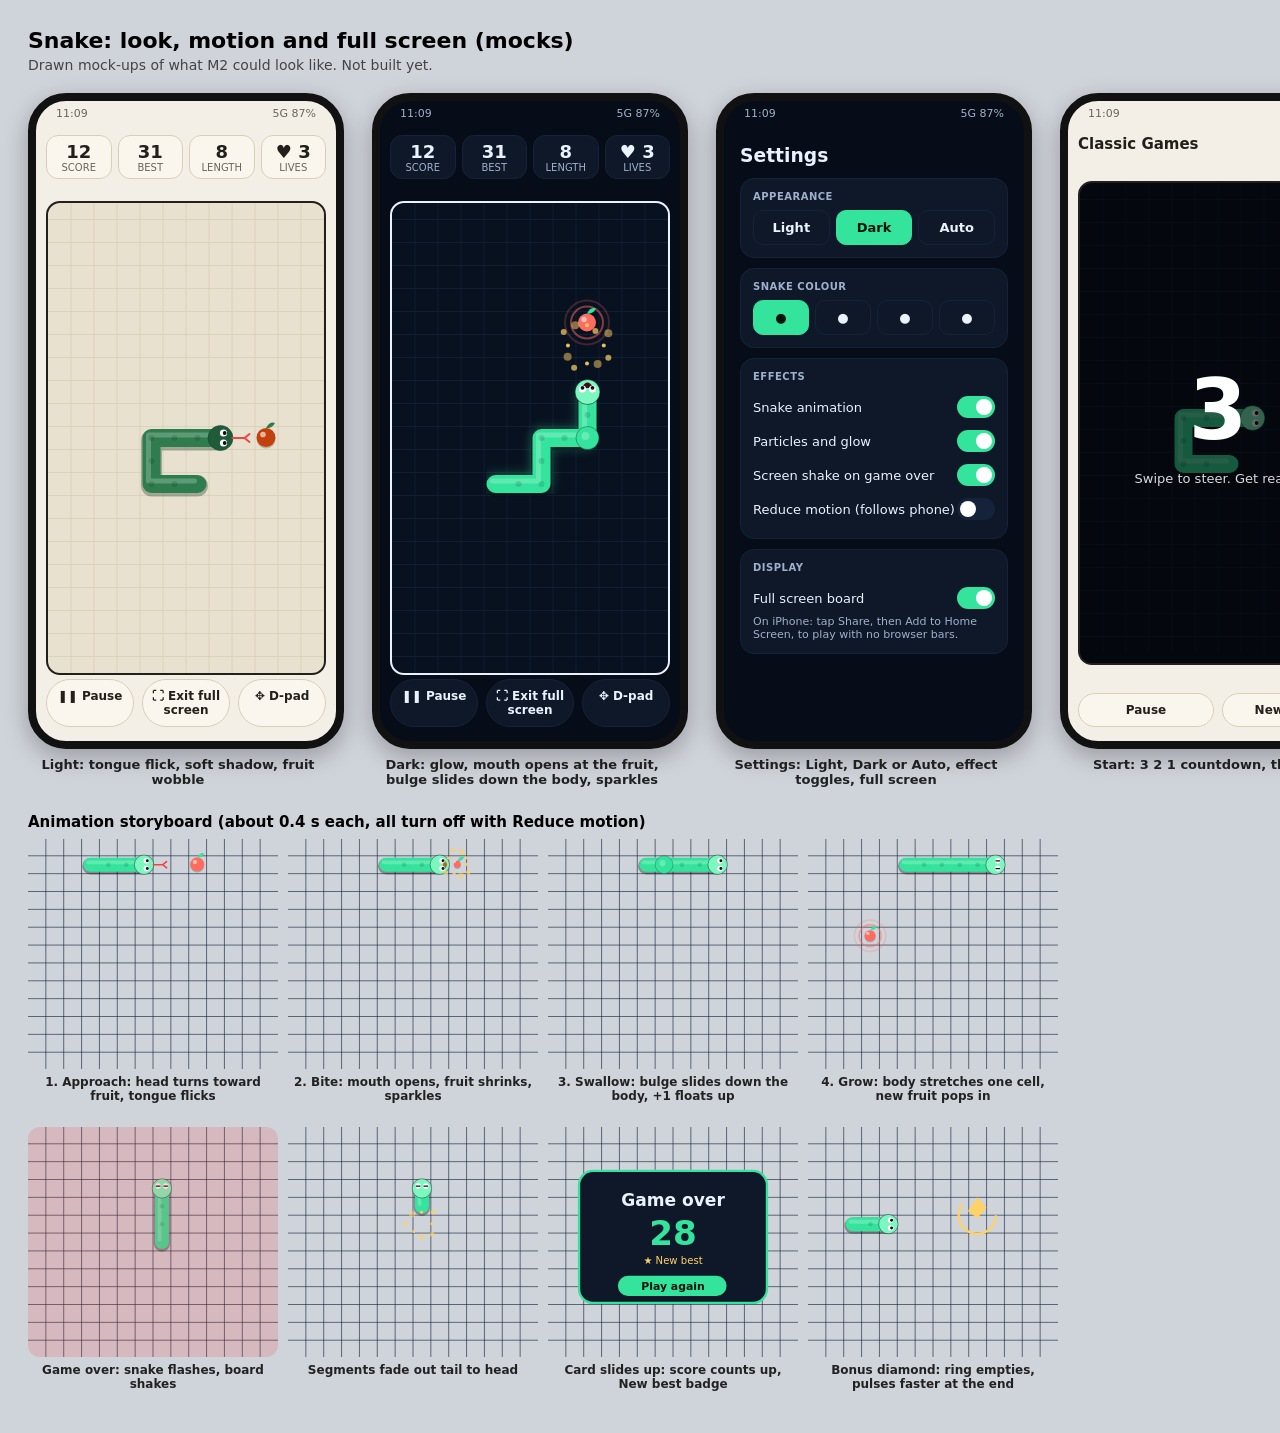
<file: docs/mockups/m2.html>
<!doctype html><html><head><meta charset="utf-8"><title>M2 mocks</title>
<style>
body{margin:0;background:#cfd3da;font-family:system-ui,Segoe UI,Roboto,sans-serif;padding:28px;width:1500px}
h1{font-size:22px;margin:0 0 4px}p.sub{margin:0 0 20px;color:#444;font-size:14px}
.row{display:flex;gap:28px;align-items:flex-start}
.ph{width:300px;height:640px;border-radius:38px;border:8px solid #111;overflow:hidden;position:relative;box-shadow:0 8px 24px #0004}
.cap{width:300px;text-align:center;font-size:13px;margin-top:8px;color:#222;font-weight:600}
.light{--bg:#f3efe7;--card:#faf6ee;--ink:#231f1a;--mut:#6b645a;--board:#e9e1cf;--line:#d9cfb8;--acc:#2f7d4f}
.dark{--bg:#070d18;--card:#0e1829;--ink:#eaf1ff;--mut:#9fb0cc;--board:#08111f;--line:#14233a;--acc:#34e39c}
.ph{background:var(--bg);color:var(--ink)}
.hud{position:absolute;left:10px;right:10px;top:34px;display:flex;gap:6px}
.hud div{flex:1;background:var(--card);border:1px solid var(--line);border-radius:12px;text-align:center;padding:5px 0;font-size:10px;color:var(--mut)}
.hud b{display:block;font-size:18px;color:var(--ink)}
.bd{position:absolute;left:10px;right:10px;top:100px;height:470px;border-radius:14px;background:var(--board);border:2px solid var(--ink);overflow:hidden}
.bar{position:absolute;left:10px;right:10px;bottom:14px;display:flex;gap:8px}
.bar span{flex:1;background:var(--card);border:1px solid var(--line);border-radius:999px;text-align:center;padding:9px 0;font-size:12px;font-weight:600}
.pill{position:absolute;top:8px;right:10px;background:#0006;color:#fff;border-radius:999px;font-size:10px;padding:4px 9px}
.note{position:absolute;left:10px;right:10px;top:8px;font-size:10px;text-align:center;color:var(--mut)}
.sb{position:absolute;top:0;left:0;right:0;height:26px;font-size:11px;padding:6px 20px;display:flex;justify-content:space-between;color:var(--mut)}
.tl{position:absolute;left:10px;right:10px;top:34px;display:flex;justify-content:space-between;font-weight:700;font-size:15px}
.set{padding:44px 16px 0}.set h3{margin:0 0 12px}.grp{background:var(--card);border:1px solid var(--line);border-radius:14px;padding:12px;margin-bottom:10px;font-size:13px}
.grp small{display:block;color:var(--mut);margin-bottom:8px;font-weight:700;letter-spacing:.05em;text-transform:uppercase;font-size:10px}
.seg{display:flex;gap:6px}.seg i{flex:1;font-style:normal;text-align:center;border:1px solid var(--line);border-radius:10px;padding:9px 0;font-weight:600}
.seg i.on{background:var(--acc);color:#fff;border-color:var(--acc)}.dark .seg i.on{color:#04140c}
.tog{display:flex;justify-content:space-between;align-items:center;padding:6px 0}.sw{width:38px;height:22px;border-radius:99px;background:var(--acc);position:relative}.sw:after{content:"";position:absolute;right:3px;top:3px;width:16px;height:16px;border-radius:50%;background:#fff}.sw.off{background:var(--line)}.sw.off:after{right:auto;left:3px}
.story{display:grid;grid-template-columns:repeat(4,1fr);gap:10px;width:1030px}
.fr{background:var(--board);border:2px solid var(--ink);border-radius:12px;height:230px;position:relative;overflow:hidden}
.fr+.t{font-size:12px;text-align:center;margin:6px 0 14px;color:#222;font-weight:600}
.sec{font-weight:700;margin:26px 0 8px;font-size:15px}
</style></head><body>
<h1>Snake: look, motion and full screen (mocks)</h1><p class="sub">Drawn mock-ups of what M2 could look like. Not built yet.</p>
<div class="row" id="r1"></div>
<div class="sec">Animation storyboard (about 0.4 s each, all turn off with Reduce motion)</div>
<div class="row" id="r2"></div>
<script>
const CELL=23, COLS=14, ROWS=21;
function pts(cells){return cells.map(([x,y])=>[x*CELL+CELL/2,y*CELL+CELL/2]);}
function snake(theme,o){
  const d=theme==='dark';
  const body=d?'#34e39c':'#2f7d4f', head=d?'#7cf7c0':'#1f5c38', edge=d?'#01070a':'#1b3d2a';
  const c=o.cells, p=pts(c);
  const path='M'+p.map(a=>a.join(',')).join(' L');
  let s='';
  if(d&&o.glow) s+=`<path d="${path}" fill="none" stroke="${body}" stroke-width="20" stroke-linecap="round" stroke-linejoin="round" opacity=".35" filter="url(#bl)"/>`;
  // motion trail (faint ghost cells behind the tail)
  (o.trail||[]).forEach((t,i)=>{const q=pts([t])[0];s+=`<circle cx="${q[0]}" cy="${q[1]}" r="${7-i*2}" fill="${body}" opacity="${.22-i*.07}"/>`});
  s+=`<path d="${path}" fill="none" stroke="${edge}" stroke-width="21" stroke-linecap="round" stroke-linejoin="round" opacity=".35" transform="translate(0,2)"/>`;
  s+=`<path d="${path}" fill="none" stroke="${body}" stroke-width="18" stroke-linecap="round" stroke-linejoin="round"/>`;
  s+=`<path d="${path}" fill="none" stroke="#fff" stroke-opacity=".22" stroke-width="5" stroke-linecap="round" stroke-linejoin="round" transform="translate(-3,-3)"/>`;
  // scale pattern: dots along the body
  p.forEach((q,i)=>{ if(i>0&&i<p.length-1) s+=`<circle cx="${q[0]}" cy="${q[1]}" r="3" fill="#000" opacity=".12"/>`;});
  // bulge (eaten food travelling down the body)
  if(o.bulge!=null){const q=p[o.bulge];s+=`<circle cx="${q[0]}" cy="${q[1]}" r="11.5" fill="${body}" stroke="${edge}" stroke-opacity=".3"/><circle cx="${q[0]-2}" cy="${q[1]-2}" r="4" fill="#fff" opacity=".25"/>`;}
  const h=p[0], n=p[1]; let dx=h[0]-n[0], dy=h[1]-n[1]; const L=Math.hypot(dx,dy)||1; dx/=L; dy/=L;
  const px=-dy, py=dx;
  s+=`<circle cx="${h[0]}" cy="${h[1]}" r="12.5" fill="${head}" stroke="${edge}" stroke-opacity=".5"/>`;
  if(o.tongue){const bx=h[0]+dx*12,by=h[1]+dy*12,tx=bx+dx*12,ty=by+dy*12;
    s+=`<path d="M${bx},${by} L${tx},${ty} M${tx},${ty} l${dx*5+px*4},${dy*5+py*4} M${tx},${ty} l${dx*5-px*4},${dy*5-py*4}" stroke="#ef4444" stroke-width="2" stroke-linecap="round" fill="none"/>`;}
  if(o.mouth){s+=`<path d="M${h[0]+dx*4+px*6},${h[1]+dy*4+py*6} Q${h[0]+dx*15},${h[1]+dy*15} ${h[0]+dx*4-px*6},${h[1]+dy*4-py*6} Z" fill="#3a0d12"/>`;}
  [1,-1].forEach(k=>{const ex=h[0]+dx*3+px*5*k, ey=h[1]+dy*3+py*5*k;
    s+=`<circle cx="${ex}" cy="${ey}" r="3.6" fill="#fff"/>`+(o.blink?`<path d="M${ex-3},${ey} h6" stroke="#111" stroke-width="1.5"/>`:`<circle cx="${ex+dx*1.2}" cy="${ey+dy*1.2}" r="1.9" fill="#111"/>`);});
  return s;
}
function fruit(theme,x,y,o={}){
  const d=theme==='dark', col=d?'#ff6b5e':'#c2410c';
  const r=9*(o.scale||1);
  let s='';
  if(o.ring) s+=`<circle cx="${x}" cy="${y}" r="${r+7}" fill="none" stroke="${col}" stroke-opacity=".5" stroke-width="2"/><circle cx="${x}" cy="${y}" r="${r+13}" fill="none" stroke="${col}" stroke-opacity=".22" stroke-width="2"/>`;
  s+=`<circle cx="${x}" cy="${y+1.5}" r="${r}" fill="#000" opacity=".2"/><circle cx="${x}" cy="${y}" r="${r}" fill="${col}"/><circle cx="${x-3}" cy="${y-3}" r="${r*.3}" fill="#fff" opacity=".6"/><path d="M${x},${y-r} q4,-7 9,-5 q-3,6 -9,5z" fill="${d?'#34e39c':'#2f7d4f'}"/>`;
  return s;
}
function particles(theme,x,y,n=10,R=26){
  const col=theme==='dark'?'#ffd166':'#c2410c'; let s='';
  for(let i=0;i<n;i++){const a=i/n*6.283, r=R*(.6+.4*((i*37)%10)/10);
    s+=`<circle cx="${x+Math.cos(a)*r}" cy="${y+Math.sin(a)*r}" r="${2+(i%3)}" fill="${col}" opacity="${.9-(i%3)*.2}"/>`;}
  return s;
}
function grid(theme){const l=theme==='dark'?'#14233a':'#d9cfb8';let s='';for(let i=1;i<COLS;i++)s+=`<line x1="${i*CELL}" y1="0" x2="${i*CELL}" y2="${ROWS*CELL}" stroke="${l}" stroke-width=".8"/>`;for(let j=1;j<ROWS;j++)s+=`<line x1="0" y1="${j*CELL}" x2="${COLS*CELL}" y2="${j*CELL}" stroke="${l}" stroke-width=".8"/>`;return s;}
const DEFS=`<defs><filter id="bl"><feGaussianBlur stdDeviation="6"/></filter></defs>`;
function svg(inner,w=322,h=470){return `<svg viewBox="0 0 ${COLS*CELL} ${ROWS*CELL}" width="${w}" height="${h}" preserveAspectRatio="xMidYMid slice">${DEFS}${inner}</svg>`;}
function phone(theme,title,body,cap){return `<div><div class="ph ${theme}"><div class="sb"><span>11:09</span><span>5G 87%</span></div>${body}</div><div class="cap">${cap}</div></div>`;}
const snakeA=[[7,10],[6,10],[5,10],[4,10],[4,11],[4,12],[5,12],[6,12]];
const snakeB=[[8,8],[8,9],[8,10],[7,10],[6,10],[6,11],[6,12],[5,12],[4,12]];
function immersive(theme,cells,extra,fr,top){
  const hud=`<div class="hud"><div><b>12</b>SCORE</div><div><b>31</b>BEST</div><div><b>8</b>LENGTH</div><div><b>♥ 3</b>LIVES</div></div>`;
  return hud+`<div class="bd">${svg(grid(theme)+fr+snake(theme,extra))}</div><div class="bar"><span>❚❚ Pause</span><span>⛶ Exit full screen</span><span>✥ D-pad</span></div>`;
}
const r1=document.getElementById('r1');
r1.innerHTML=
 phone('light','',immersive('light',snakeA,{cells:snakeA,tongue:true,trail:[[7,10]]},fruit('light',9*CELL+11,10*CELL+11,{scale:1.05})),'Light: tongue flick, soft shadow, fruit wobble')+
 phone('dark','',immersive('dark',snakeB,{cells:snakeB,glow:true,mouth:true,bulge:2},fruit('dark',8*CELL+11,5*CELL+11,{ring:true})+particles('dark',8*CELL+11,6*CELL+11,12,28),0),'Dark: glow, mouth opens at the fruit, bulge slides down the body, sparkles')+
 phone('dark','',`<div class="set"><h3>Settings</h3>
 <div class="grp"><small>Appearance</small><div class="seg"><i>Light</i><i class="on">Dark</i><i>Auto</i></div></div>
 <div class="grp"><small>Snake colour</small><div class="seg"><i class="on">●</i><i>●</i><i>●</i><i>●</i></div></div>
 <div class="grp"><small>Effects</small><div class="tog">Snake animation<span class="sw"></span></div><div class="tog">Particles and glow<span class="sw"></span></div><div class="tog">Screen shake on game over<span class="sw"></span></div><div class="tog">Reduce motion (follows phone)<span class="sw off"></span></div></div>
 <div class="grp"><small>Display</small><div class="tog">Full screen board<span class="sw"></span></div><div style="color:var(--mut);font-size:11px">On iPhone: tap Share, then Add to Home Screen, to play with no browser bars.</div></div></div>`,'Settings: Light, Dark or Auto, effect toggles, full screen')+
 phone('light','',`<div class="tl"><span>Classic Games</span><span>🏆 ? ⚙</span></div><div class="note"></div><div class="bd" style="top:80px;height:480px;background:#0b1220"><div style="position:absolute;inset:0;background:#0009;display:grid;place-content:center;text-align:center;color:#fff;gap:12px"><div style="font-size:84px;font-weight:800">3</div><div style="font-size:13px;opacity:.85">Swipe to steer. Get ready.</div></div>${svg(grid('dark')+snake('dark',{cells:snakeA}) ,322,470)}</div><div class="bar"><span>Pause</span><span>New game</span></div>`,'Start: 3 2 1 countdown, then go');
// storyboard
const frames=[
 {t:'1. Approach: head turns toward fruit, tongue flicks',cells:[[6,5],[5,5],[4,5],[3,5]],o:{tongue:true},fx:fruit('dark',9*CELL+11,5*CELL+11)},
 {t:'2. Bite: mouth opens, fruit shrinks, sparkles',cells:[[8,5],[7,5],[6,5],[5,5]],o:{mouth:true},fx:fruit('dark',9*CELL+11,5*CELL+11,{scale:.5})+particles('dark',9*CELL+11,5*CELL+11,10,20)},
 {t:'3. Swallow: bulge slides down the body, +1 floats up',cells:[[9,5],[8,5],[7,5],[6,5],[5,5]],o:{bulge:3},fx:`<text x="${9*CELL}" y="${4*CELL}" fill="#ffd166" font-size="20" font-weight="700">+1</text>`},
 {t:'4. Grow: body stretches one cell, new fruit pops in',cells:[[10,5],[9,5],[8,5],[7,5],[6,5],[5,5]],o:{blink:true},fx:fruit('dark',3*CELL+11,9*CELL+11,{ring:true,scale:.8})}
];
const deadFr=[
 {t:'Game over: snake flashes, board shakes',cells:[[7,7],[7,8],[7,9],[7,10]],o:{blink:true},fx:`<rect x="0" y="0" width="${COLS*CELL}" height="${ROWS*CELL}" fill="#ef4444" opacity=".18"/>`},
 {t:'Segments fade out tail to head',cells:[[7,7],[7,8]],o:{blink:true},fx:particles('dark',7*CELL+11,9*CELL+11,8,22)},
 {t:'Card slides up: score counts up, New best badge',cells:[],o:{},fx:'card'},
 {t:'Bonus diamond: ring empties, pulses faster at the end',cells:[[4,9],[3,9],[2,9]],o:{},fx:`<path d="M${9*CELL+11} ${8*CELL} l12 ${CELL/2+2} l-12 ${CELL/2+2} l-12 -${CELL/2-2}z" fill="#ffd166"/><circle cx="${9*CELL+11}" cy="${9*CELL}" r="24" fill="none" stroke="#ffd166" stroke-width="3" stroke-dasharray="90 60"/>`}
];
function fr(f){let inner=grid('dark');
  if(f.fx==='card'){inner+=`<rect x="40" y="150" width="${COLS*CELL-80}" height="170" rx="18" fill="#0e1829" stroke="#34e39c" stroke-width="3"/><text x="${COLS*CELL/2}" y="195" fill="#eaf1ff" font-size="22" font-weight="700" text-anchor="middle">Game over</text><text x="${COLS*CELL/2}" y="245" fill="#34e39c" font-size="44" font-weight="800" text-anchor="middle">28</text><text x="${COLS*CELL/2}" y="270" fill="#ffd166" font-size="13" text-anchor="middle">★ New best</text><rect x="90" y="285" width="140" height="26" rx="13" fill="#34e39c"/><text x="${COLS*CELL/2}" y="303" font-size="14" font-weight="700" text-anchor="middle" fill="#04140c">Play again</text>`;}
  else inner+=(f.cells.length?snake('dark',Object.assign({cells:f.cells,glow:true},f.o)):'')+f.fx;
  return `<div><div class="fr">${`<svg viewBox="0 0 ${COLS*CELL} ${ROWS*CELL}" width="100%" height="100%" preserveAspectRatio="xMidYMid slice">${DEFS}${inner}</svg>`}</div><div class="t">${f.t}</div></div>`;}
document.getElementById('r2').innerHTML=`<div class="story">${frames.map(fr).join('')}${deadFr.map(fr).join('')}</div>`;
</script></body></html>
</file>
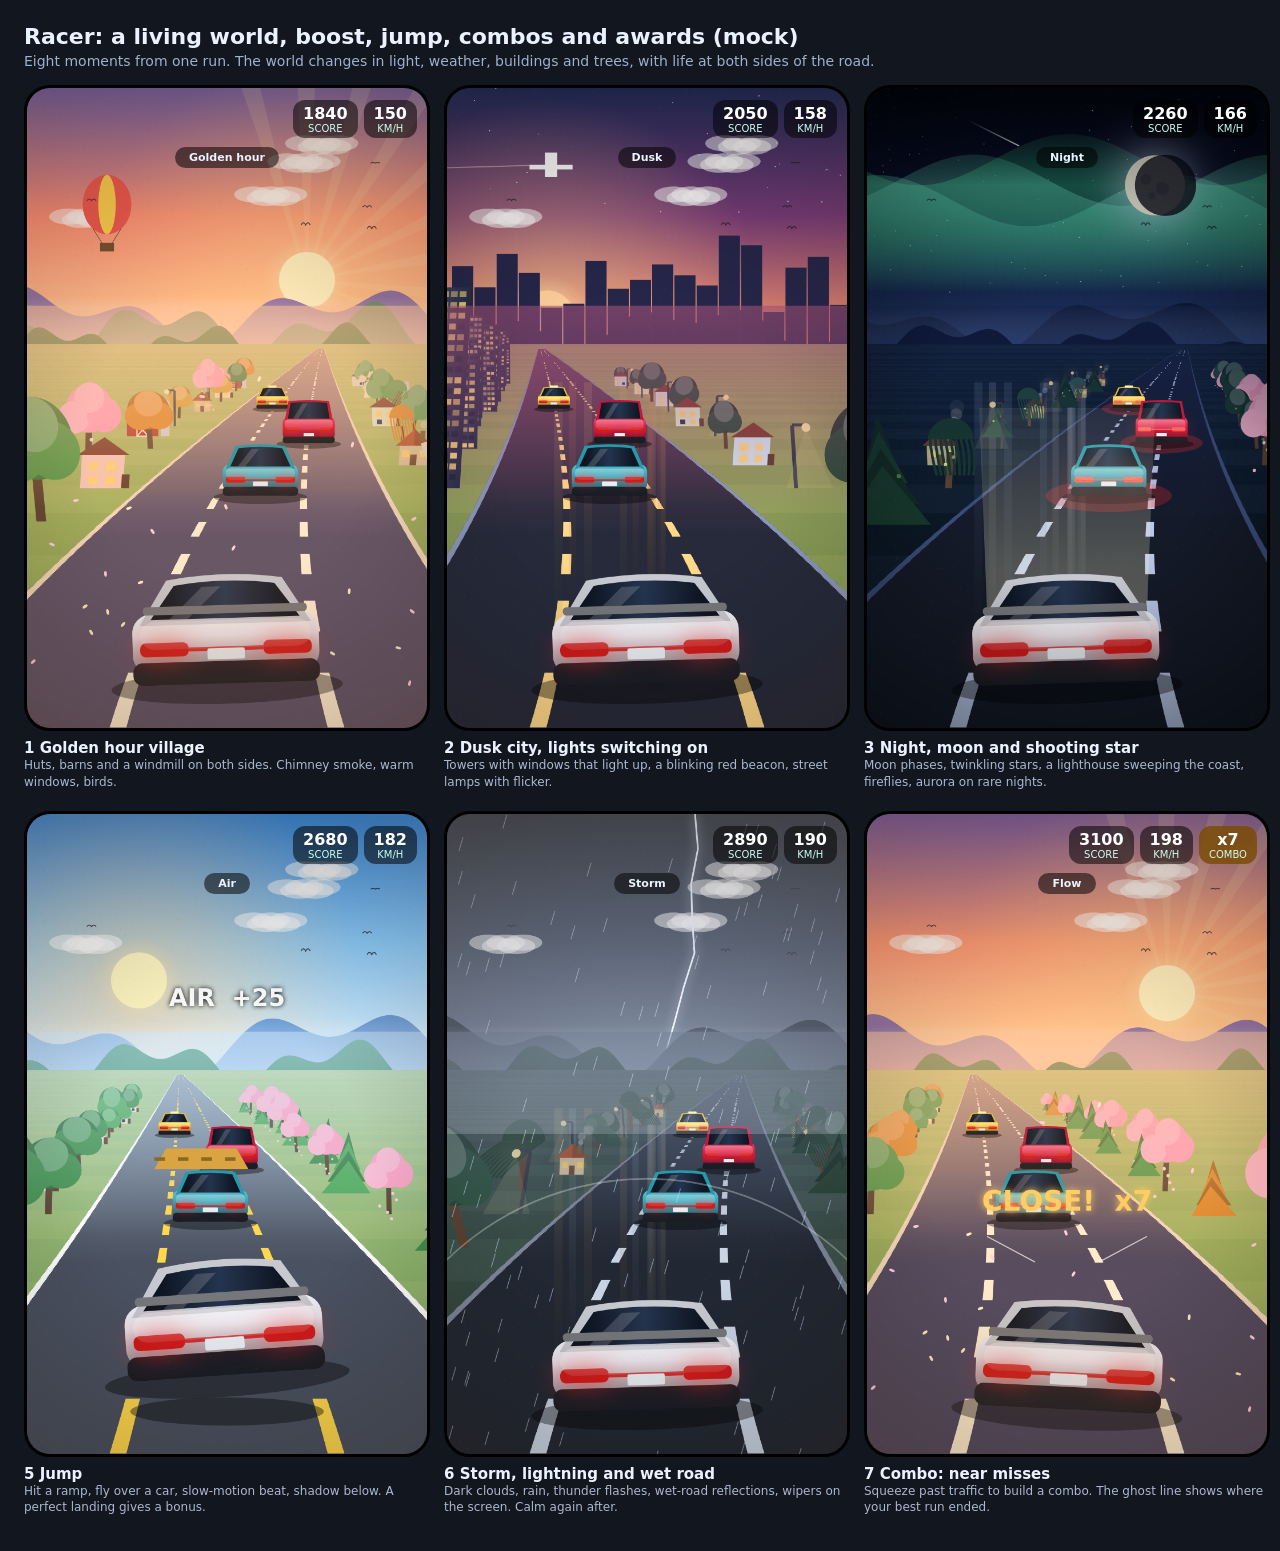
<file: docs/mockups/racer-alive.html>
<!doctype html><html><head><meta charset="utf-8"><title>Racer alive</title><style>
body{margin:0;background:#12161f;color:#eaf1ff;font-family:system-ui,Segoe UI,Roboto,sans-serif;padding:24px;width:1720px}
h1{font-size:22px;margin:0 0 4px}p.sub{margin:0 0 16px;color:#9fb0cc;font-size:14px}
.grid{display:grid;grid-template-columns:repeat(4,400px);gap:20px}
.card .v{width:400px;height:640px;border-radius:26px;overflow:hidden;border:3px solid #000;position:relative}
canvas{width:400px;height:640px;display:block}
.t{font-size:15px;font-weight:800;margin-top:8px}.d{font-size:12px;color:#aab8d0;line-height:1.4}
.hud{position:absolute;left:10px;right:10px;top:12px;display:flex;gap:6px;font-size:10px;color:#cfe;justify-content:flex-end}.hud div{background:#0008;border-radius:12px;padding:4px 10px;text-align:center}.hud b{display:block;font-size:16px;color:#fff}.cb{background:#7a4a00cc!important}
.zone{position:absolute;left:0;right:0;top:58px;text-align:center}.zone span{background:#0008;border-radius:999px;padding:4px 14px;font-size:11px;font-weight:700}
.aw{background:linear-gradient(#1b2340,#0f1426);padding:26px 18px;box-sizing:border-box}.awh{font-size:26px;font-weight:800}.awsub{color:#9fb0cc;font-size:13px;margin-bottom:12px}.awsub2{color:#9fb0cc;font-size:12px;margin:6px 0 12px}
.prog{display:flex;gap:6px}.pd{flex:1;height:10px;border-radius:5px;background:#2a3350}.pd.on{background:linear-gradient(90deg,#34e39c,#7cf7c0)}
.aw1{display:flex;gap:12px;align-items:flex-start;background:#1a2240;border-radius:14px;padding:10px 12px;margin-bottom:8px;position:relative}.aw1 i{width:34px;height:34px;border-radius:50%;flex:none;margin-top:2px}.aw1 b{font-size:14px}.aw1 small{display:block;color:#9fb0cc;font-size:11px}.bar{height:5px;background:#2a3350;border-radius:3px;margin-top:6px;width:210px}.bar u{display:block;height:5px;border-radius:3px}.aw1 em{position:absolute;right:10px;top:10px;font-style:normal;font-size:11px;color:#34e39c;font-weight:700}
.awnew{margin-top:10px;background:#34e39c22;border:1px solid #34e39c;border-radius:12px;padding:10px;font-size:12px}
</style></head><body><h1>Racer: a living world, boost, jump, combos and awards (mock)</h1><p class="sub">Eight moments from one run. The world changes in light, weather, buildings and trees, with life at both sides of the road.</p><div class="grid" id="g"></div><script>const TAU=Math.PI*2;
function rnd(i,a){const x=Math.sin(i*127.1+a*311.7)*43758.5453;return x-Math.floor(x)}
function lerp(a,b,t){return a+(b-a)*t}
function mix(c1,c2,t){const p=h=>[1,3,5].map(i=>parseInt(h.slice(i,i+2),16));const a=p(c1),b=p(c2);return '#'+a.map((v,i)=>Math.round(lerp(v,b[i],t)).toString(16).padStart(2,'0')).join('')}
const TYPES={
 hatch:{bh:.36,ch:.30,ct:.74,sp:0,w:1,lb:1},
 sedan:{bh:.34,ch:.28,ct:.66,sp:0,w:1.02,lb:1},
 suv:{bh:.42,ch:.34,ct:.78,sp:0,w:1.08,lb:1},
 sport:{bh:.30,ch:.22,ct:.62,sp:1,w:1.06,lb:2},
 taxi:{bh:.34,ch:.28,ct:.66,sp:0,w:1.02,lb:1,roof:1},
 van:{bh:.46,ch:.40,ct:.86,sp:0,w:1.1,lb:1},
 truck:{box:1,w:1.15},
 bus:{bus:1,w:1.2}
};
function carRear(g,cx,by,w,col,type,o={}){ // by = ground y under rear bumper
  const T=TYPES[type];const W=w*T.w;
  g.save();
  g.fillStyle='rgba(0,0,0,.38)';g.beginPath();g.ellipse(cx,by+W*.02,W*.62,W*.09,0,0,TAU);g.fill();
  if(T.box||T.bus){
    const h=W*(T.bus?1.05:1.0);
    const gr=g.createLinearGradient(0,by-h,0,by);gr.addColorStop(0,T.bus?col:'#eef1f6');gr.addColorStop(1,T.bus?mix(col,'#000000',.35):'#aeb5c3');
    g.fillStyle=gr;rr(g,cx-W/2,by-h,W,h-W*.12,W*.05);g.fill();
    if(T.bus){g.fillStyle='#16202e';rr(g,cx-W*.4,by-h*.9,W*.8,h*.32,W*.03);g.fill();g.fillStyle='rgba(255,255,255,.18)';rr(g,cx-W*.4,by-h*.9,W*.8,h*.1,W*.03);g.fill()}
    else{g.fillStyle='rgba(0,0,0,.12)';g.fillRect(cx-W*.01,by-h,W*.02,h-W*.12)}
    g.fillStyle='#262b36';g.fillRect(cx-W/2,by-W*.2,W,W*.1);
    tail(g,cx,by-W*.26,W*.9,W,o.brake);plate(g,cx,by-W*.13,W);wheels(g,cx,by,W,.84);
    g.restore();return}
  const bodyH=W*T.bh,cabH=W*T.ch;
  wheels(g,cx,by,W,.9);
  // lower body
  const gr=g.createLinearGradient(0,by-bodyH-W*.1,0,by);gr.addColorStop(0,mix(col,'#ffffff',.25));gr.addColorStop(.35,col);gr.addColorStop(1,mix(col,'#000000',.55));
  g.fillStyle=gr;rr(g,cx-W/2,by-bodyH-W*.08,W,bodyH+W*.02,W*.1);g.fill();
  // cabin
  const ctw=W*T.ct;g.beginPath();g.moveTo(cx-W*.46,by-bodyH-W*.02);g.lineTo(cx-ctw/2,by-bodyH-cabH-W*.04);g.quadraticCurveTo(cx,by-bodyH-cabH-W*.09,cx+ctw/2,by-bodyH-cabH-W*.04);g.lineTo(cx+W*.46,by-bodyH-W*.02);g.closePath();
  g.fillStyle=mix(col,'#000000',.15);g.fill();
  // rear glass
  const gg=g.createLinearGradient(cx-ctw/2,0,cx+ctw/2,0);gg.addColorStop(0,'#0e1522');gg.addColorStop(.5,'#25354f');gg.addColorStop(1,'#0e1522');
  g.beginPath();g.moveTo(cx-W*.4,by-bodyH-W*.05);g.lineTo(cx-ctw/2+W*.04,by-bodyH-cabH-W*.01);g.quadraticCurveTo(cx,by-bodyH-cabH-W*.05,cx+ctw/2-W*.04,by-bodyH-cabH-W*.01);g.lineTo(cx+W*.4,by-bodyH-W*.05);g.closePath();g.fillStyle=gg;g.fill();
  g.fillStyle='rgba(255,255,255,.16)';g.beginPath();g.moveTo(cx-W*.3,by-bodyH-W*.05);g.lineTo(cx-W*.12,by-bodyH-cabH);g.lineTo(cx-W*.02,by-bodyH-cabH);g.lineTo(cx-W*.2,by-bodyH-W*.05);g.fill();
  if(T.sp){g.fillStyle=mix(col,'#000000',.5);rr(g,cx-W*.44,by-bodyH-W*.12,W*.88,W*.045,W*.02);g.fill();}
  if(T.roof){g.fillStyle='#fff7a8';rr(g,cx-W*.13,by-bodyH-cabH-W*.1,W*.26,W*.07,W*.02);g.fill()}
  // bumper + lights + plate
  g.fillStyle='#1a1d25';rr(g,cx-W*.5,by-W*.12,W,W*.12,W*.05);g.fill();
  tail(g,cx,by-bodyH*.62,W,W,o.brake,T.lb);plate(g,cx,by-W*.16,W);
  // shine
  const sh=g.createLinearGradient(0,by-bodyH,0,by-bodyH*.4);sh.addColorStop(0,'rgba(255,255,255,.28)');sh.addColorStop(1,'rgba(255,255,255,0)');g.fillStyle=sh;rr(g,cx-W*.46,by-bodyH-W*.04,W*.92,bodyH*.5,W*.08);g.fill();
  g.restore();
}
function tail(g,cx,y,W,Wfull,brake,lb){g.save();g.shadowColor='#ff2a2a';g.shadowBlur=Wfull*(brake?.28:.14);
  g.fillStyle=brake?'#ff5a4d':'#d11a1a';rr(g,cx-W*.46,y-W*.04,W*.26,W*.075,W*.03);g.fill();rr(g,cx+W*.2,y-W*.04,W*.26,W*.075,W*.03);g.fill();
  if(lb===2||lb===1){g.globalAlpha=.85;g.fillRect(cx-W*.2,y-W*.012,W*.4,W*.022)}g.restore()}
function plate(g,cx,y,W){g.fillStyle='#e9edf2';rr(g,cx-W*.1,y-W*.03,W*.2,W*.06,W*.01);g.fill()}
function wheels(g,cx,by,W,k){g.fillStyle='#0b0d12';rr(g,cx-W*.47,by-W*.2,W*.14,W*.2,W*.04);g.fill();rr(g,cx+W*.33,by-W*.2,W*.14,W*.2,W*.04);g.fill()}
function rr(g,x,y,w,h,r){g.beginPath();g.moveTo(x+r,y);g.arcTo(x+w,y,x+w,y+h,r);g.arcTo(x+w,y+h,x,y+h,r);g.arcTo(x,y+h,x,y,r);g.arcTo(x,y,x+w,y,r);g.closePath()}
// ---------- scenery sprites (drawn standing on ground y, scale s) ----------
const S={
 tree:(g,x,y,s,c)=>{g.fillStyle='#4a3626';g.fillRect(x-3*s,y-26*s,6*s,26*s);const cc=c||'#2f7a45';[[0,-46,22],[-11,-36,16],[11,-37,16]].forEach(([dx,dy,r])=>{g.fillStyle=cc;g.beginPath();g.arc(x+dx*s,y+dy*s,r*s,0,TAU);g.fill();g.fillStyle='rgba(255,255,255,.1)';g.beginPath();g.arc(x+(dx-4)*s,y+(dy-5)*s,r*s*.5,0,TAU);g.fill()})},
 pine:(g,x,y,s,c,snow)=>{g.fillStyle='#3a2a20';g.fillRect(x-2*s,y-8*s,4*s,8*s);for(let i=0;i<4;i++){g.fillStyle=c||'#1f5a43';g.beginPath();g.moveTo(x,y-(52-i*6)*s);g.lineTo(x+(10+i*5)*s,y-(30-i*14+ -8)*s+ -0);g.lineTo(x-(10+i*5)*s,y-(30-i*14+ -8)*s);g.fill();if(snow){g.fillStyle='#fff';g.beginPath();g.moveTo(x,y-(52-i*6)*s);g.lineTo(x+(5+i*2)*s,y-(44-i*6)*s);g.lineTo(x-(5+i*2)*s,y-(44-i*6)*s);g.fill()}}},
 palm:(g,x,y,s)=>{g.strokeStyle='#8a6a3c';g.lineWidth=5*s;g.beginPath();g.moveTo(x,y);g.quadraticCurveTo(x+6*s,y-30*s,x+2*s,y-58*s);g.stroke();for(let a=0;a<7;a++){const ang=a/7*TAU;g.strokeStyle='#2f9e6a';g.lineWidth=4*s;g.beginPath();g.moveTo(x+2*s,y-58*s);g.quadraticCurveTo(x+2*s+Math.cos(ang)*18*s,y-70*s+Math.sin(ang)*6*s,x+2*s+Math.cos(ang)*30*s,y-56*s+Math.sin(ang)*14*s);g.stroke()}},
 cactus:(g,x,y,s)=>{g.fillStyle='#4e8f55';rr(g,x-5*s,y-42*s,10*s,42*s,5*s);g.fill();rr(g,x-17*s,y-30*s,8*s,18*s,4*s);g.fill();g.fillRect(x-17*s,y-14*s,14*s,6*s);rr(g,x+9*s,y-36*s,8*s,18*s,4*s);g.fill();g.fillRect(x+3*s,y-20*s,14*s,6*s)},
 rock:(g,x,y,s,c)=>{g.fillStyle=c||'#a67c52';g.beginPath();g.moveTo(x-22*s,y);g.quadraticCurveTo(x-18*s,y-24*s,x-2*s,y-22*s);g.quadraticCurveTo(x+16*s,y-26*s,x+24*s,y);g.fill();g.fillStyle='rgba(255,255,255,.14)';g.beginPath();g.moveTo(x-12*s,y-6*s);g.quadraticCurveTo(x-6*s,y-20*s,x+2*s,y-18*s);g.lineTo(x-4*s,y-4*s);g.fill()},
 lamp:(g,x,y,s,glow,side)=>{g.fillStyle='#394150';g.fillRect(x-2*s,y-70*s,4*s,70*s);g.fillRect(x-(side>0?0:16*s),y-72*s,16*s,3*s);if(glow){g.save();g.shadowColor=glow;g.shadowBlur=24*s;g.fillStyle=glow;g.beginPath();g.arc(x+(side>0?14:-14)*s,y-68*s,5*s,0,TAU);g.fill();g.restore()}},
 bld:(g,x,y,s,w,h,c,lit,seed)=>{const gr=g.createLinearGradient(x-w*s/2,0,x+w*s/2,0);gr.addColorStop(0,mix(c,'#000000',.25));gr.addColorStop(.5,c);gr.addColorStop(1,mix(c,'#000000',.4));g.fillStyle=gr;g.fillRect(x-w*s/2,y-h*s,w*s,h*s);
  if(lit){const cols=Math.max(2,Math.floor(w/9)),rows=Math.floor(h/12);for(let r=0;r<rows;r++)for(let k=0;k<cols;k++){const on=rnd(r*13+k,seed)>.4;g.fillStyle=on?lit[(r+k)%lit.length]:'rgba(0,0,0,.35)';g.globalAlpha=on?.9:1;g.fillRect(x-w*s/2+(3+k*(w-6)/cols)*s,y-h*s+(5+r*12)*s,((w-6)/cols-3)*s,6*s);g.globalAlpha=1}}
  g.fillStyle='rgba(255,255,255,.08)';g.fillRect(x-w*s/2,y-h*s,w*s,3*s)},
 sign:(g,x,y,s,c,txt)=>{g.fillStyle='#394150';g.fillRect(x-2*s,y-60*s,4*s,60*s);g.save();g.shadowColor=c;g.shadowBlur=14*s;g.fillStyle=c;rr(g,x-24*s,y-90*s,48*s,28*s,4*s);g.fill();g.restore();g.fillStyle='#fff';g.font=`700 ${11*s}px system-ui`;g.textAlign='center';g.fillText(txt,x,y-71*s)},
 post:(g,x,y,s)=>{g.fillStyle='#e8e8e8';g.fillRect(x-1.5*s,y-14*s,3*s,14*s)},
 bush:(g,x,y,s,c)=>{g.fillStyle=c;g.beginPath();g.arc(x-8*s,y-6*s,9*s,0,TAU);g.arc(x+6*s,y-8*s,11*s,0,TAU);g.arc(x+16*s,y-4*s,7*s,0,TAU);g.fill()}
};

function mixc(a,b,t){return mix(a,b,t)}
function drawX(cv,c){
  const W=cv.width,H=cv.height,g=cv.getContext('2d');g.clearRect(0,0,W,H);
  const cx=W/2,hy=H*(c.hy||.4),roadHalf=W*.82,t=c.t||.3;
  const off=p=>c.curve*W*.6*Math.pow(1-p,2.1);
  const proj=z=>1/(1+z*9),yAt=p=>hy+(H-hy)*p;
  // sky
  const sk=g.createLinearGradient(0,0,0,hy);c.sky.forEach((col,i)=>sk.addColorStop(i/(c.sky.length-1),col));g.fillStyle=sk;g.fillRect(0,0,W,hy+2);
  if(c.stars)for(let i=0;i<70;i++){g.fillStyle=`rgba(255,255,255,${.3+rnd(i,2)*.6})`;g.fillRect(rnd(i,1)*W,rnd(i,3)*hy*.8,1.6,1.6)}
  if(c.sun){const sx=c.sun.x*W,sy=c.sun.y*H;
    if(c.rays){g.save();g.globalAlpha=.16;g.fillStyle='#fff3c4';for(let i=0;i<9;i++){const a=-1.9+i*.28;g.beginPath();g.moveTo(sx,sy);g.lineTo(sx+Math.cos(a)*W*1.4,sy+Math.sin(a)*W*1.4);g.lineTo(sx+Math.cos(a+.09)*W*1.4,sy+Math.sin(a+.09)*W*1.4);g.fill()}g.restore()}
    const gl=g.createRadialGradient(sx,sy,0,sx,sy,W*.55);gl.addColorStop(0,'rgba(255,238,190,.95)');gl.addColorStop(.2,'rgba(255,205,140,.45)');gl.addColorStop(1,'rgba(255,190,120,0)');g.fillStyle=gl;g.fillRect(0,0,W,hy+60);
    g.fillStyle=c.sun.c;g.beginPath();g.arc(sx,sy,W*.07,0,TAU);g.fill();
    if(c.synth){g.fillStyle=c.sky[2]||'#2a0a4a';for(let i=0;i<6;i++)g.fillRect(sx-W*.08,sy+W*.01+i*W*.012,W*.16,i*1.2+1)}}
  if(!c.stars)for(let i=0;i<5;i++){const x=((rnd(i,5)*W*1.4+t*14*(.4+rnd(i,6)))%(W*1.4))-W*.2,y=hy*(.1+rnd(i,7)*.5);g.fillStyle=`rgba(255,255,255,${c.cloud||.6})`;[0,30,60,22,48].forEach((dx,k)=>{g.beginPath();g.ellipse(x+dx,y+(k>2?6:0),34,14,0,0,TAU);g.fill()})}
  if(c.afterSky)c.afterSky(g,W,H,hy,t);
  // parallax hill layers (they slide with the curve)
  const layers=c.layers||[];
  layers.forEach((L,li)=>{const sh=-c.curve*W*(.05+li*.08);const amp=H*L.amp,base=hy+H*(L.dy||0);g.fillStyle=L.col;g.beginPath();g.moveTo(-20,hy+4);
    for(let x=-20;x<=W+20;x+=8){const xx=x-sh;let y=base-amp*(.55+.45*Math.sin(xx*L.f+L.ph))-amp*.35*Math.sin(xx*L.f*2.3+L.ph*2);if(c.lowpoly)y=Math.round(y/10)*10;g.lineTo(x,y)}g.lineTo(W+20,hy+4);g.closePath();g.fill();
    if(L.mist){const mg=g.createLinearGradient(0,base-amp,0,hy+8);mg.addColorStop(0,'rgba(255,255,255,0)');mg.addColorStop(1,L.mist);g.fillStyle=mg;g.fillRect(0,base-amp,W,hy+8-(base-amp))}});
  if(c.skyline){for(let i=0;i<18;i++){const bw=W/18,h=H*(.05+rnd(i,3)*.12);g.fillStyle=c.skyline;g.fillRect(i*bw-c.curve*20,hy-h,bw-2,h);if(c.stars){g.fillStyle='rgba(255,220,120,.55)';for(let k=0;k<h/9;k++)if(rnd(i*7+k,4)>.5)g.fillRect(i*bw+3-c.curve*20,hy-h+3+k*9,bw-9,3)}}}
  if(c.mill){const mx=W*.28-c.curve*30,my=hy-H*.015;g.fillStyle='#e9e2d0';g.beginPath();g.moveTo(mx-8,my);g.lineTo(mx-5,my-28);g.lineTo(mx+5,my-28);g.lineTo(mx+8,my);g.fill();g.save();g.translate(mx,my-28);g.rotate(t*1.2);g.fillStyle='#cfc6b0';[0,1,2,3].forEach(k=>{g.rotate(Math.PI/2);g.fillRect(-1.5,0,3,26);g.fillRect(-7,6,14,16)});g.restore()}
  // ground
  const gg=g.createLinearGradient(0,hy,0,H);gg.addColorStop(0,mixc(c.gnd[0],c.fog,.35));gg.addColorStop(1,c.gnd[1]);g.fillStyle=gg;g.fillRect(0,hy,W,H-hy);
  if(c.grid){g.strokeStyle=c.grid;g.lineWidth=1.4;for(let i=0;i<18;i++){const z=((i+((t*.6)%1))/18),p=proj(z);g.beginPath();g.moveTo(0,yAt(p));g.lineTo(W,yAt(p));g.stroke()}for(let i=-12;i<=12;i++){g.beginPath();g.moveTo(cx+i*W*.04+off(.03),hy);g.lineTo(cx+i*W*.55,H);g.stroke()}}
  // ground texture bands (cozy meadow stripes)
  const scroll=(t*.55)%1;
  if(!c.grid)for(let y=hy+2;y<H;y+=2){const p=(y-hy)/(H-hy),d=1/Math.max(.02,p);if(Math.floor(d*2.2+scroll*3)%2===0){g.fillStyle=c.stripe||'rgba(0,0,0,.05)';g.fillRect(0,y,W,2)}}
  // road slices
  for(let y=hy+1;y<H;y+=2){const p=(y-hy)/(H-hy);if(p<.012)continue;const hw=roadHalf*p,ct=cx+off(p);
    const col=mixc(c.road,c.fog,Math.max(0,.55-p*1.1));g.fillStyle=col;g.fillRect(ct-hw,y,hw*2,2.2);
    g.fillStyle=c.edge;const ew=Math.max(1,W*.03*p);g.fillRect(ct-hw,y,ew,2.2);g.fillRect(ct+hw-ew,y,ew,2.2);
    if(c.neonEdge){g.fillStyle=c.neonEdge;g.fillRect(ct-hw-ew*.6,y,ew*.6,2.2);g.fillRect(ct+hw,y,ew*.6,2.2)}
    const d=1/p;if(((d*3+scroll*3)%1)<.5){g.fillStyle=c.line;const lw=Math.max(1,W*.014*p*3);[-1/3,1/3].forEach(k=>g.fillRect(ct+k*hw-lw/2,y,lw,2.2))}}
  if(c.wet){g.save();g.globalAlpha=.2;for(let i=0;i<10;i++){const k=(rnd(i,9)*2-1)*.8;const gr=g.createLinearGradient(0,hy,0,H);gr.addColorStop(0,c.wet[i%c.wet.length]);gr.addColorStop(1,'rgba(0,0,0,0)');g.fillStyle=gr;g.fillRect(cx+k*roadHalf*.45,hy+(H-hy)*.1,8+rnd(i,3)*10,(H-hy)*.8)}g.restore()}
  // roadside scenery with wind sway
  const items=[];for(let i=0;i<18;i++){const z=((i/18)+scroll/18)%1;for(const sd of [-1,1])items.push({z,sd,i})}
  items.sort((a,b)=>b.z-a.z).forEach(({z,sd,i})=>{const p=proj(z),y=yAt(p),s=p*(W/230)*1.5,k=i*2+(sd>0?1:0);const bx=cx+off(p)+sd*(roadHalf*p+W*.1*p+W*.02);
    const sway=Math.sin(t*2.6+k*1.7)*(c.wind||0)*s*2.2;g.save();g.translate(bx,y);g.transform(1,0,sway*.02,1,0,0);
    const T=c.trees[k%c.trees.length],col=c.tc[k%c.tc.length];
    if(c.side)c.side(g,0,0,s,k,sd,p,t,c);else if(c.lowpoly)lowTree(g,0,0,s,T,col,k);else cozyTree(g,0,0,s,T,col,k,c);
    g.restore()});
  // light fog at the horizon
  const fg=g.createLinearGradient(0,hy-H*.06,0,hy+H*.26);fg.addColorStop(0,c.fog+'ff');fg.addColorStop(1,c.fog+'00');g.globalAlpha=c.fogA==null?.65:c.fogA;g.fillStyle=fg;g.fillRect(0,hy-H*.06,W,H*.32);g.globalAlpha=1;
  // traffic
  const lanes=[-.58,0,.58];
  [{l:0,z:.55,t:'taxi',c:'#fde047'},{l:2,z:.32,t:'suv',c:'#e11d48'},{l:1,z:.17,t:'sedan',c:'#2db4c9'}].forEach(cr=>{const p=proj(cr.z),y=yAt(p),w=W*.3*p*1.9;const x=cx+off(p)+lanes[cr.l]*roadHalf*p*.62;
    if(c.night){g.save();g.globalAlpha=.25;g.fillStyle='#ff2a2a';g.beginPath();g.ellipse(x,y,w*.7,w*.18,0,0,TAU);g.fill();g.restore()}carRear(g,x,y,w*.82,cr.c,cr.t,{brake:c.night})});
  // birds / fireflies / wind particles
  if(c.birds)for(let i=0;i<5;i++){const bx=(rnd(i,1)*W+t*60*(1+i*.1))%W,by=hy*(.25+rnd(i,2)*.4)+Math.sin(t*4+i)*6;g.strokeStyle='rgba(30,30,40,.75)';g.lineWidth=1.8;g.beginPath();g.moveTo(bx-8,by);g.quadraticCurveTo(bx-4,by-5-Math.sin(t*9+i)*3,bx,by);g.quadraticCurveTo(bx+4,by-5-Math.sin(t*9+i)*3,bx+8,by);g.stroke()}
  if(c.petals)for(let i=0;i<24;i++){const x=(rnd(i,1)*W+t*160+i*9)%W,y=((rnd(i,2)*H*.6+H*.4+Math.sin(t*3+i)*20+t*20)%(H*.5))+H*.45;g.fillStyle=c.petals[i%c.petals.length];g.save();g.translate(x,y);g.rotate(t*3+i);g.beginPath();g.ellipse(0,0,5,2.4,0,0,TAU);g.fill();g.restore()}
  if(c.rain){g.strokeStyle='rgba(210,230,255,.5)';g.lineWidth=1.5;for(let i=0;i<130;i++){const x=rnd(i,1)*W,y=((rnd(i,2)*H+t*900)%H);g.beginPath();g.moveTo(x,y);g.lineTo(x-7,y+24);g.stroke()}}
  // player / camera
  const py=H*.93,pw=W*.44;
  if(c.view==='chase'){if(c.night){const hl=g.createLinearGradient(0,py,0,hy);hl.addColorStop(0,'rgba(255,248,207,.4)');hl.addColorStop(1,'rgba(255,248,207,0)');g.fillStyle=hl;g.beginPath();g.moveTo(cx-pw*.45,py-pw*.3);g.lineTo(cx+pw*.45,py-pw*.3);g.lineTo(cx+W*.22,hy+H*.1);g.lineTo(cx-W*.22,hy+H*.1);g.fill()}
    if(c.lift){g.save();g.globalAlpha=.4;g.fillStyle='#000';g.beginPath();g.ellipse(cx,py+4,pw*.55,pw*.08,0,0,TAU);g.fill();g.restore()}g.save();g.translate(cx,py-(c.lift||0));g.rotate(c.tilt||0);carRear(g,0,0,pw*(c.lift?1.06:1),c.car||'#e9edf5','sport',{brake:c.brake});g.restore()}
  if(c.view==='hood'){drawHood(g,W,H,c)}
  if(c.view==='cockpit'){drawCockpit(g,W,H,c,t)}
  if(c.post)c.post(g,W,H,t,{hy,cx,off,proj,yAt,py,pw});
  if(c.warm){g.fillStyle=c.warm;g.fillRect(0,0,W,H)}
  const vg=g.createRadialGradient(cx,H*.55,W*.35,cx,H*.55,W*.95);vg.addColorStop(0,'rgba(0,0,0,0)');vg.addColorStop(1,c.night?'rgba(0,0,0,.55)':'rgba(40,20,0,.25)');g.fillStyle=vg;g.fillRect(0,0,W,H);
  if(c.grain){g.globalAlpha=.07;for(let i=0;i<900;i++){g.fillStyle=rnd(i,8)>.5?'#fff':'#000';g.fillRect(rnd(i,1)*W,rnd(i,2)*H,1.5,1.5)}g.globalAlpha=1}
}
function cozyTree(g,x,y,s,T,col,k,c){
  const dark=mixc(col,'#000000',.28),light=mixc(col,'#ffffff',.25);
  if(T==='round'){g.fillStyle='#5a4130';g.fillRect(x-3*s,y-26*s,6*s,26*s);[[0,-48,24,dark],[-10,-40,17,col],[11,-41,17,col],[0,-54,16,light]].forEach(([dx,dy,r,cc])=>{g.fillStyle=cc;g.beginPath();g.arc(x+dx*s,y+dy*s,r*s,0,TAU);g.fill()})}
  else if(T==='pine'){g.fillStyle='#4a3626';g.fillRect(x-2*s,y-10*s,4*s,10*s);for(let i=0;i<4;i++){g.fillStyle=i%2?col:dark;g.beginPath();g.moveTo(x,y-(60-i*10)*s);g.lineTo(x+(9+i*6)*s,y-(34-i*12)*s);g.lineTo(x-(9+i*6)*s,y-(34-i*12)*s);g.fill()}}
  else if(T==='birch'){g.fillStyle='#e8e4d8';g.fillRect(x-2.5*s,y-44*s,5*s,44*s);g.fillStyle='#444';for(let i=0;i<4;i++)g.fillRect(x-2.5*s,y-(8+i*10)*s,5*s,1.6*s);[[0,-52,15],[-9,-44,11],[10,-45,11]].forEach(([dx,dy,r])=>{g.fillStyle=col;g.beginPath();g.arc(x+dx*s,y+dy*s,r*s,0,TAU);g.fill();g.fillStyle=light;g.beginPath();g.arc(x+(dx-3)*s,y+(dy-3)*s,r*s*.45,0,TAU);g.fill()})}
  else if(T==='cypress'){g.fillStyle=dark;g.beginPath();g.ellipse(x,y-34*s,9*s,34*s,0,0,TAU);g.fill();g.fillStyle=col;g.beginPath();g.ellipse(x-2*s,y-36*s,6*s,30*s,0,0,TAU);g.fill()}
  else if(T==='bush'){[[ -9,-7,10],[3,-10,12],[14,-6,9]].forEach(([dx,dy,r],i)=>{g.fillStyle=i===1?light:col;g.beginPath();g.arc(x+dx*s,y+dy*s,r*s,0,TAU);g.fill()});g.fillStyle='#ffd1e8';[[ -6,-9],[8,-14],[12,-5]].forEach(([dx,dy])=>{g.beginPath();g.arc(x+dx*s,y+dy*s,2*s,0,TAU);g.fill()})}
  else if(T==='palm'){S.palm(g,x,y,s)}
  else if(T==='lamp'){S.lamp(g,x,y,s,c.lampc||'#ffd98a',1)}
  else if(T==='fence'){g.fillStyle='#8b6a45';for(let i=0;i<3;i++)g.fillRect(x+(i-1)*12*s,y-14*s,3*s,14*s);g.fillRect(x-14*s,y-11*s,28*s,2.5*s)}
}
function lowTree(g,x,y,s,T,col,k){
  const dark=mixc(col,'#000000',.3);g.fillStyle='#5b4636';g.fillRect(x-2*s,y-10*s,4*s,10*s);
  for(let i=0;i<3;i++){const w=(26-i*5)*s,top=y-(58-i*14)*s,bot=y-(14+i*0-i*0)*s-(i*6)*s;g.fillStyle=col;g.beginPath();g.moveTo(x,top);g.lineTo(x+w/2,bot);g.lineTo(x,bot+ -2*s);g.fill();g.fillStyle=dark;g.beginPath();g.moveTo(x,top);g.lineTo(x-w/2,bot);g.lineTo(x,bot-2*s);g.fill()}
}
function drawHood(g,W,H,c){
  const hy=H*.82;const hg=g.createLinearGradient(0,hy,0,H);hg.addColorStop(0,c.hood||'#1a2236');hg.addColorStop(1,'#05070c');g.fillStyle=hg;g.beginPath();g.moveTo(0,H);g.lineTo(0,hy+H*.05);g.quadraticCurveTo(W*.5,hy-H*.06,W,hy+H*.05);g.lineTo(W,H);g.fill();
  g.fillStyle='rgba(255,255,255,.18)';g.beginPath();g.moveTo(W*.1,hy+H*.05);g.quadraticCurveTo(W*.5,hy-H*.045,W*.9,hy+H*.05);g.quadraticCurveTo(W*.5,hy-H*.02,W*.1,hy+H*.07);g.fill();
  if(c.rain){g.fillStyle='rgba(200,220,255,.35)';for(let i=0;i<30;i++)g.fillRect(rnd(i,1)*W,hy+rnd(i,2)*(H-hy),2,6)}
  // windscreen A pillars
  g.fillStyle='#07090e';g.beginPath();g.moveTo(0,0);g.lineTo(W*.07,0);g.lineTo(W*.02,H);g.lineTo(0,H);g.fill();g.beginPath();g.moveTo(W,0);g.lineTo(W*.93,0);g.lineTo(W*.98,H);g.lineTo(W,H);g.fill();
  if(c.rain){g.save();g.strokeStyle='rgba(255,255,255,.25)';g.lineWidth=3;g.beginPath();g.arc(W*.5,H*1.02,H*.5,-2.6,-.55);g.stroke();g.restore()}
}
function drawCockpit(g,W,H,c,t){
  const cx=W/2,dy=H*.74;
  // dash
  const dg=g.createLinearGradient(0,dy,0,H);dg.addColorStop(0,'#2a2f3b');dg.addColorStop(1,'#07090e');g.fillStyle=dg;g.beginPath();g.moveTo(0,dy+H*.03);g.quadraticCurveTo(cx,dy-H*.04,W,dy+H*.03);g.lineTo(W,H);g.lineTo(0,H);g.fill();
  g.fillStyle='rgba(255,255,255,.1)';g.beginPath();g.moveTo(0,dy+H*.03);g.quadraticCurveTo(cx,dy-H*.04,W,dy+H*.03);g.lineTo(W,dy+H*.045);g.quadraticCurveTo(cx,dy-H*.025,0,dy+H*.045);g.fill();
  // gauges
  [[W*.3,H*.88,H*.07,'KM/H'],[W*.7,H*.88,H*.07,'RPM']].forEach(([x,y,r,l],i)=>{g.fillStyle='#0a0d14';g.beginPath();g.arc(x,y,r,0,TAU);g.fill();g.strokeStyle='#34e39c';g.lineWidth=2;g.beginPath();g.arc(x,y,r*.88,2.4,TAU+.74);g.stroke();for(let k=0;k<9;k++){const a=2.4+k/8*(TAU-1.66);g.strokeStyle='#9fb0cc';g.lineWidth=1;g.beginPath();g.moveTo(x+Math.cos(a)*r*.72,y+Math.sin(a)*r*.72);g.lineTo(x+Math.cos(a)*r*.86,y+Math.sin(a)*r*.86);g.stroke()}const a=2.4+(i?.55:.68)*(TAU-1.66);g.strokeStyle='#ff5a4d';g.lineWidth=2.2;g.beginPath();g.moveTo(x,y);g.lineTo(x+Math.cos(a)*r*.8,y+Math.sin(a)*r*.8);g.stroke();g.fillStyle='#cfe';g.font=`700 ${r*.28}px system-ui`;g.textAlign='center';g.fillText(i?'3.2k':'170',x,y+r*.55)});
  // wheel
  g.save();g.translate(cx,H*1.08);g.rotate(c.steer||0);g.strokeStyle='#0b0d12';g.lineWidth=H*.05;g.beginPath();g.arc(0,0,W*.36,Math.PI*1.12,Math.PI*1.88);g.stroke();g.strokeStyle='rgba(255,255,255,.18)';g.lineWidth=2;g.beginPath();g.arc(0,0,W*.36,Math.PI*1.12,Math.PI*1.88);g.stroke();g.fillStyle='#0b0d12';g.fillRect(-W*.02,-W*.36,W*.04,W*.2);g.restore();
  // mirror
  g.fillStyle='#07090e';rr(g,cx-W*.17,H*.02,W*.34,H*.07,10);g.fill();g.fillStyle='#35507a';rr(g,cx-W*.15,H*.03,W*.30,H*.05,8);g.fill();g.fillStyle='rgba(255,255,255,.25)';g.beginPath();g.moveTo(cx-W*.04,H*.08);g.lineTo(cx,H*.045);g.lineTo(cx+W*.04,H*.08);g.fill();
  g.fillStyle='#07090e';g.beginPath();g.moveTo(0,0);g.lineTo(W*.06,0);g.lineTo(W*.01,dy);g.lineTo(0,dy);g.fill();g.beginPath();g.moveTo(W,0);g.lineTo(W*.94,0);g.lineTo(W*.99,dy);g.lineTo(W,dy);g.fill();
}

// ---------- extra sprites ----------
const R2=(k,a)=>rnd(k,a);
function smoke(g,x,y,s,t,k){for(let i=0;i<4;i++){const u=((t*.5+i/4+k*.13)%1);g.fillStyle=`rgba(235,235,240,${.5*(1-u)})`;g.beginPath();g.arc(x+u*14*s+Math.sin(t*2+i)*3*s,y-u*34*s,(3+u*7)*s,0,TAU);g.fill()}}
function win(g,x,y,w,h,k,t,on,flick){const a=on?(flick?.78+.22*Math.sin(t*9+k*3.1):1):0;g.fillStyle=on?`rgba(255,214,120,${a})`:'#2a3347';g.fillRect(x,y,w,h);if(on){g.save();g.shadowColor='#ffcf70';g.shadowBlur=10;g.fillRect(x,y,w,h);g.restore()}}
function hut(g,s,k,t,c){const w=34*s,h=24*s;g.fillStyle=c.wall||'#d9c3a0';g.fillRect(-w/2,-h,w,h);g.fillStyle=c.roof||'#b5532f';g.beginPath();g.moveTo(-w*.65,-h);g.lineTo(0,-h-20*s);g.lineTo(w*.65,-h);g.fill();g.fillStyle='rgba(0,0,0,.18)';g.beginPath();g.moveTo(0,-h-20*s);g.lineTo(w*.65,-h);g.lineTo(0,-h);g.fill();
  g.fillStyle='#6b4a2e';g.fillRect(-4*s,-13*s,8*s,13*s);win(g,-w*.4,-h*.75,8*s,8*s,k,t,c.lit,1);win(g,w*.22,-h*.75,8*s,8*s,k+1,t,c.lit,1);g.fillStyle='#7a5a3a';g.fillRect(w*.2,-h-18*s,6*s,12*s);if(c.smoke)smoke(g,w*.2+3*s,-h-18*s,s,t,k)}
function house(g,s,k,t,c){const w=44*s,h=34*s;const col=['#f4e3c8','#cfe3f5','#f6c9c0','#d9ead3'][k%4];g.fillStyle=col;g.fillRect(-w/2,-h,w,h);g.fillStyle=['#7a3b2e','#34495e','#5a3d2b'][k%3];g.beginPath();g.moveTo(-w*.6,-h);g.lineTo(0,-h-18*s);g.lineTo(w*.6,-h);g.fill();[[-14,-26],[4,-26],[-14,-12],[4,-12]].forEach(([dx,dy],i)=>win(g,dx*s,dy*s,9*s,8*s,k+i,t,c.lit&&R2(k+i,3)>.3,1));g.fillStyle='#5a3d2b';g.fillRect(20*s,-14*s,8*s,14*s)}
function tower(g,s,k,t,c){const w=(34+R2(k,1)*26)*s,h=(110+R2(k,2)*150)*s;const gr=g.createLinearGradient(-w/2,0,w/2,0);gr.addColorStop(0,c.tw?.[0]||'#5b6b86');gr.addColorStop(1,c.tw?.[1]||'#34405a');g.fillStyle=gr;g.fillRect(-w/2,-h,w,h);
  const cols=Math.floor(w/(9*s)),rows=Math.floor(h/(11*s));for(let r=0;r<rows;r++)for(let q=0;q<cols;q++){const on=c.lit&&R2(r*9+q+k,4)>.35;g.fillStyle=on?(c.neon?['#ff4fd8','#35e6ff','#ffe066'][(r+q)%3]:'#ffd97a'):'rgba(20,30,50,.55)';g.globalAlpha=on?(.75+.25*Math.sin(t*(R2(r+q,5)>.9?10:1.2)+r+q)):1;g.fillRect(-w/2+3*s+q*(w-6*s)/cols,-h+4*s+r*11*s,(w-6*s)/cols-2*s,6*s);g.globalAlpha=1}
  g.fillStyle='#222';g.fillRect(-1*s,-h-14*s,2*s,14*s);if(((t*1.2+k)%1)<.5){g.save();g.shadowColor='#ff3b3b';g.shadowBlur=12;g.fillStyle='#ff3b3b';g.beginPath();g.arc(0,-h-14*s,2.4*s,0,TAU);g.fill();g.restore()}}
function neonSign(g,s,k,t,c){const col=['#ff4fd8','#35e6ff','#ffe066','#7cff6b'][k%4];g.fillStyle='#2a2f44';g.fillRect(-2*s,-70*s,4*s,70*s);const on=((t*(1+R2(k,2)))%1)>.12;g.save();g.shadowColor=col;g.shadowBlur=on?18:2;g.fillStyle=on?col:'#333';rr(g,-22*s,-96*s,44*s,24*s,5*s);g.fill();g.restore();g.fillStyle='#fff';g.globalAlpha=on?1:.3;g.font=`700 ${10*s}px system-ui`;g.textAlign='center';g.fillText(['OPEN','HOTEL','RAMEN','CLUB'][k%4],0,-79*s);g.globalAlpha=1}
function barn(g,s,k,t,c){const w=50*s,h=30*s;g.fillStyle='#b23a2e';g.fillRect(-w/2,-h,w,h);g.fillStyle='#8a2a22';g.beginPath();g.moveTo(-w*.58,-h);g.lineTo(-w*.38,-h-16*s);g.lineTo(w*.38,-h-16*s);g.lineTo(w*.58,-h);g.fill();g.strokeStyle='#f2e8d8';g.lineWidth=2*s;g.strokeRect(-9*s,-20*s,18*s,20*s);g.beginPath();g.moveTo(-9*s,-20*s);g.lineTo(9*s,0);g.moveTo(9*s,-20*s);g.lineTo(-9*s,0);g.stroke();g.fillStyle='#cfd3da';g.fillRect(w*.58,-52*s,14*s,52*s);g.beginPath();g.arc(w*.58+7*s,-52*s,7*s,Math.PI,0);g.fill()}
function lighthouse(g,s,k,t){g.fillStyle='#f4f1ea';g.beginPath();g.moveTo(-9*s,0);g.lineTo(-6*s,-70*s);g.lineTo(6*s,-70*s);g.lineTo(9*s,0);g.fill();g.fillStyle='#c0392b';[18,40,60].forEach(y=>g.fillRect(-9*s+ (y/70)*3*s,-(y)*s,18*s-(y/70)*6*s,8*s));g.fillStyle='#333';g.fillRect(-8*s,-78*s,16*s,8*s);g.fillStyle='#ffe9a0';g.save();g.shadowColor='#ffe9a0';g.shadowBlur=24;g.fillRect(-5*s,-86*s,10*s,8*s);g.restore();g.save();g.globalAlpha=.2+.15*Math.sin(t*3);g.fillStyle='#fff3c0';const d=Math.sin(t*1.4);g.beginPath();g.moveTo(0,-82*s);g.lineTo(d*260*s,-110*s);g.lineTo(d*260*s,-60*s);g.fill();g.restore()}
function windmill(g,s,k,t){g.fillStyle='#efe6d2';g.beginPath();g.moveTo(-12*s,0);g.lineTo(-7*s,-44*s);g.lineTo(7*s,-44*s);g.lineTo(12*s,0);g.fill();g.fillStyle='#8a5a3a';g.beginPath();g.moveTo(-9*s,-44*s);g.lineTo(0,-56*s);g.lineTo(9*s,-44*s);g.fill();g.save();g.translate(0,-46*s);g.rotate(t*.9+k);g.fillStyle='#e8dcc0';for(let i=0;i<4;i++){g.rotate(Math.PI/2);g.fillRect(-1.5*s,0,3*s,30*s);g.fillRect(-8*s,8*s,16*s,18*s)}g.restore()}
function lamp2(g,s,k,t,c){g.fillStyle='#2f3644';g.fillRect(-2*s,-64*s,4*s,64*s);g.fillRect(-0,-66*s,16*s,3*s);const on=c.lit;if(on){g.save();const fl=(R2(k,6)>.85)?(((t*8)%1)>.5?1:.3):1;g.globalAlpha=fl;g.shadowColor='#ffd98a';g.shadowBlur=26*s;g.fillStyle='#ffe9a8';g.beginPath();g.arc(14*s,-62*s,4.5*s,0,TAU);g.fill();g.restore();g.save();g.globalAlpha=.1*fl;g.fillStyle='#ffe9a8';g.beginPath();g.moveTo(14*s,-62*s);g.lineTo(38*s,0);g.lineTo(-10*s,0);g.fill();g.restore()}}
// tree species with per-tree variety
function tree2(g,s,k,t,c,wind){const kind=c.trees[k%c.trees.length];const v=.75+R2(k,7)*.6;const col=c.tc[(k*3+Math.floor(R2(k,8)*5))%c.tc.length];const sw=Math.sin(t*2+k*1.3)*wind;
  g.save();g.scale(v,v*(.9+R2(k,9)*.3));g.transform(1,0,sw*.05,1,0,0);
  if(kind==='cherry'){g.fillStyle='#5a4130';g.fillRect(-3*s,-30*s,6*s,30*s);g.fillStyle='#4a3526';g.fillRect(-14*s,-40*s,16*s,3*s);[[0,-52,22],[-14,-44,15],[14,-46,16],[0,-62,14]].forEach(([dx,dy,r],i)=>{g.fillStyle=i%2?'#ffb7d0':'#ff9fc0';g.beginPath();g.arc(dx*s,dy*s,r*s,0,TAU);g.fill()});for(let i=0;i<5;i++){const u=((t*.3+i/5+k*.2)%1);g.fillStyle='#ffd1e0';g.beginPath();g.arc((-14+i*7+Math.sin(t+i)*5)*s,(-30+u*36)*s,1.8*s,0,TAU);g.fill()}}
  else if(kind==='willow'){g.fillStyle='#5a4130';g.fillRect(-3*s,-34*s,6*s,34*s);g.fillStyle=col;g.beginPath();g.arc(0,-46*s,20*s,Math.PI,0);g.fill();for(let i=-4;i<=4;i++){g.strokeStyle=col;g.lineWidth=2.4*s;g.beginPath();g.moveTo(i*4.5*s,-46*s);g.quadraticCurveTo(i*5*s+sw*10*s,-30*s,i*4*s+sw*14*s,-12*s);g.stroke()}}
  else if(kind==='bamboo'){for(let i=-2;i<=2;i++){g.fillStyle=i%2?'#7fb05a':'#6aa04a';g.fillRect(i*5*s+sw*8*s,-50*s,3*s,50*s);g.fillStyle='#4a7a38';g.fillRect(i*5*s+sw*8*s,-32*s,3*s,1.4*s);g.fillRect(i*5*s+sw*8*s,-16*s,3*s,1.4*s);g.fillStyle='#8fc468';g.beginPath();g.ellipse(i*5*s+sw*10*s+5*s,-48*s,8*s,2*s,.4,0,TAU);g.fill()}}
  else if(kind==='baobab'){g.fillStyle='#8a6b4a';g.beginPath();g.moveTo(-10*s,0);g.quadraticCurveTo(-18*s,-28*s,-9*s,-40*s);g.lineTo(9*s,-40*s);g.quadraticCurveTo(18*s,-28*s,10*s,0);g.fill();g.fillStyle=col;[[-12,-48],[0,-54],[12,-48]].forEach(([dx,dy])=>{g.beginPath();g.arc(dx*s,dy*s,10*s,0,TAU);g.fill()})}
  else if(kind==='maple'){g.fillStyle='#5a4130';g.fillRect(-3*s,-26*s,6*s,26*s);[[0,-46,24],[-13,-38,16],[13,-39,16],[0,-58,15]].forEach(([dx,dy,r],i)=>{g.fillStyle=i%2?mix(col,'#ffffff',.18):col;g.beginPath();g.arc(dx*s,dy*s,r*s,0,TAU);g.fill()})}
  else if(kind==='palm'){S.palm(g,0,0,s)}
  else if(kind==='pine'){g.fillStyle='#4a3626';g.fillRect(-2*s,-10*s,4*s,10*s);for(let i=0;i<4;i++){g.fillStyle=i%2?col:mix(col,'#000000',.25);g.beginPath();g.moveTo(sw*4*s*(i/3),-(62-i*10)*s);g.lineTo((9+i*6)*s,-(34-i*12)*s);g.lineTo(-(9+i*6)*s,-(34-i*12)*s);g.fill()}}
  else {g.fillStyle='#5a4130';g.fillRect(-3*s,-26*s,6*s,26*s);[[0,-48,24],[-10,-40,17],[11,-41,17],[0,-56,16]].forEach(([dx,dy,r],i)=>{g.fillStyle=i===3?mix(col,'#ffffff',.22):i===0?mix(col,'#000000',.2):col;g.beginPath();g.arc(dx*s,dy*s,r*s,0,TAU);g.fill()})}
  g.restore()}
function moon(g,x,y,r,ph){g.save();g.shadowColor='#cfe0ff';g.shadowBlur=r*1.6;g.fillStyle='#f4f1e0';g.beginPath();g.arc(x,y,r,0,TAU);g.fill();g.restore();g.fillStyle='rgba(120,130,150,.35)';[[-.3,-.2,.18],[.25,.1,.22],[-.1,.35,.12]].forEach(([dx,dy,k])=>{g.beginPath();g.arc(x+dx*r,y+dy*r,k*r,0,TAU);g.fill()});if(ph){g.fillStyle='rgba(8,10,24,.78)';g.beginPath();g.arc(x+r*ph,y,r*1.02,0,TAU);g.fill()}}
function stars(g,W,hy,t,n){for(let i=0;i<n;i++){g.fillStyle=`rgba(255,255,255,${.35+.6*Math.abs(Math.sin(t*1.5+i))})`;g.fillRect(R2(i,1)*W,R2(i,3)*hy*.85,1.8,1.8)}}
function aurora(g,W,hy,t){for(let b=0;b<3;b++){const gr=g.createLinearGradient(0,hy*.1,0,hy*.8);gr.addColorStop(0,'rgba(80,255,170,0)');gr.addColorStop(.4,`rgba(${b?120:60},255,${b?220:160},.35)`);gr.addColorStop(1,'rgba(80,255,170,0)');g.fillStyle=gr;g.beginPath();g.moveTo(0,hy*.8);for(let x=0;x<=W;x+=10)g.lineTo(x,hy*(.28+b*.08)+Math.sin(x*.012+t*.8+b*2)*hy*.1);g.lineTo(W,hy*.8);g.fill()}}
function shoot(g,W,hy,t){const u=(t*.6)%1;const x=W*(.2+u*.5),y=hy*(.1+u*.35);const gr=g.createLinearGradient(x,y,x-90,y-45);gr.addColorStop(0,'rgba(255,255,255,.95)');gr.addColorStop(1,'rgba(255,255,255,0)');g.strokeStyle=gr;g.lineWidth=2.4;g.beginPath();g.moveTo(x,y);g.lineTo(x-90,y-45);g.stroke()}
function bolt(g,x,y,len){g.save();g.strokeStyle='#f4f7ff';g.shadowColor='#cfe0ff';g.shadowBlur=18;g.lineWidth=3;g.beginPath();g.moveTo(x,y);let cx2=x,cy2=y;for(let i=0;i<7;i++){cx2+=(R2(i,5)-.5)*40;cy2+=len/7;g.lineTo(cx2,cy2)}g.stroke();g.restore()}
function plane(g,x,y,s){g.fillStyle='#fff';g.fillRect(x-14*s,y,28*s,3*s);g.fillRect(x-4*s,y-8*s,8*s,16*s);g.strokeStyle='rgba(255,255,255,.4)';g.lineWidth=2;g.beginPath();g.moveTo(x-14*s,y+1);g.lineTo(x-140*s,y+4*s);g.stroke()}
function balloon(g,x,y,s,t){g.fillStyle='#ef5350';g.beginPath();g.ellipse(x,y,14*s,17*s,0,0,TAU);g.fill();g.fillStyle='#ffd54f';g.beginPath();g.ellipse(x,y,5*s,17*s,0,0,TAU);g.fill();g.fillStyle='#6b4a2e';g.fillRect(x-4*s,y+22*s,8*s,5*s);g.strokeStyle='#333';g.lineWidth=1;g.beginPath();g.moveTo(x-8*s,y+14*s);g.lineTo(x-3*s,y+22*s);g.moveTo(x+8*s,y+14*s);g.lineTo(x+3*s,y+22*s);g.stroke()}
function boostFx(g,W,H,t,o){const{cx,hy,py,pw}=o;g.save();for(let i=0;i<34;i++){const a=R2(i,11)*TAU,r0=W*(.25+R2(i,2)*.2),r1=W*(.8+R2(i,3)*.5);const col=i%3?'rgba(180,230,255,.55)':'rgba(255,210,150,.55)';g.strokeStyle=col;g.lineWidth=1.5+R2(i,4)*2.5;g.beginPath();g.moveTo(cx+Math.cos(a)*r0,hy+H*.2+Math.sin(a)*r0*.8);g.lineTo(cx+Math.cos(a)*r1,hy+H*.2+Math.sin(a)*r1*.8);g.stroke()}
  const fl=g.createLinearGradient(0,py,0,py+H*.1);fl.addColorStop(0,'rgba(120,200,255,.95)');fl.addColorStop(.5,'rgba(255,170,60,.7)');fl.addColorStop(1,'rgba(255,80,0,0)');g.fillStyle=fl;[-1,1].forEach(sd=>{g.beginPath();g.moveTo(cx+sd*pw*.26-pw*.05,py-pw*.1);g.lineTo(cx+sd*pw*.26+pw*.05,py-pw*.1);g.lineTo(cx+sd*pw*.26+Math.sin(t*40)*4,py+H*.09);g.fill()});g.restore();
  const vg=g.createRadialGradient(cx,H*.5,W*.25,cx,H*.5,W*.8);vg.addColorStop(0,'rgba(0,0,0,0)');vg.addColorStop(1,'rgba(20,60,140,.45)');g.fillStyle=vg;g.fillRect(0,0,W,H)}
function ramp(g,o,k){const{cx,yAt,proj,off}=o;const p=proj(k),y=yAt(p),w=o.W*.3*p*1.9;g.fillStyle='#d9a441';g.beginPath();g.moveTo(cx+off(p)-w*.8,y);g.lineTo(cx+off(p)+w*.8,y);g.lineTo(cx+off(p)+w*.6,y-w*.35);g.lineTo(cx+off(p)-w*.6,y-w*.35);g.fill();g.fillStyle='#8a6a22';for(let i=0;i<4;i++)g.fillRect(cx+off(p)-w*.8+i*w*.4,y-w*.2,w*.18,w*.06)}
function ghost(g,o,t,label){const{cx,hy,off,proj,yAt,W}=o;const p=proj(.4),y=yAt(p),hw=W*.82*p;const ct=cx+off(p);g.strokeStyle='rgba(255,255,255,.85)';g.setLineDash([8,6]);g.lineWidth=2.5;g.beginPath();g.moveTo(ct-hw,y);g.lineTo(ct+hw,y);g.stroke();g.setLineDash([]);g.fillStyle='rgba(0,0,0,.55)';rr(g,ct-W*.16,y-W*.075,W*.32,W*.06,W*.03);g.fill();g.fillStyle='#fff';g.font=`700 ${W*.034}px system-ui`;g.textAlign='center';g.fillText(label,ct,y-W*.032)}

const C1={view:'chase',curve:.4,hy:.4,gnd:['#9bbd5d','#6f9a45'],stripe:'rgba(255,230,150,.07)',wind:1.1,birds:1,grain:1,cloud:.55,tilt:-.03,t:.6};
const SCS=[
 {...C1,n:'Golden hour village',sub:'Huts, barns and a windmill on both sides. Chimney smoke, warm windows, birds.',sky:['#6b5fb5','#ff8f7a','#ffd29a'],sun:{x:.7,y:.3,c:'#fff3c4'},rays:1,road:'#59506a',edge:'#f3dcc0',line:'#fff2d6',fog:'#ffc7a0',fogA:.6,
  layers:[{col:'#8a6fa8',amp:.07,f:.012,ph:1,dy:-.005,mist:'rgba(255,200,170,.6)'},{col:'#6c8f6e',amp:.06,f:.018,ph:3,dy:.01,mist:'rgba(255,210,180,.5)'},{col:'#4f7d4a',amp:.04,f:.025,ph:5,dy:.02}],
  trees:['oak','maple','cherry','pine','oak','willow'],tc:['#4f9a4a','#e08a2e','#3f7a3f','#d9a441','#5aa05a'],lit:1,smoke:1,petals:['#ffd1e8','#fff3c4'],warm:'rgba(255,150,70,.10)',
  side:(g,x,y,s,k,sd,p,t,c)=>{const r=R2(k,20);const out=(14+R2(k,21)*60)*s*sd;g.save();g.translate(out,0);const q=k%9;if(q===0)hut(g,s,k,t,c);else if(q===3)barn(g,s,k,t,c);else if(q===6)house(g,s,k,t,c);else if(q===7&&sd>0)windmill(g,s,k,t);else if(q===5)(g.save(),g.scale(sd,1),lamp2(g,s,k,t,c),g.restore());else tree2(g,s,k,t,c,1.2);g.restore()},
  post:(g,W,H,t,o)=>{ghost(g,o,t,'Your best  3,120')},
  afterSky:(g,W,H,hy,t)=>{balloon(g,W*.2,hy*.45+Math.sin(t)*4,W/230,t)}},
 {...C1,n:'Dusk city, lights switching on',sub:'Towers with windows that light up, a blinking red beacon, street lamps with flicker.',sky:['#1b2a5e','#7a3d7a','#ff9a6a'],sun:{x:.25,y:.36,c:'#ffcf9a'},road:'#262a3a',edge:'#8d96b8',line:'#ffd98a',fog:'#a5527a',fogA:.6,
  layers:[{col:'#2a2a52',amp:.05,f:.014,ph:2,dy:0}],skyline:'#26264a',stars:0,lit:1,tw:['#4a5478','#262c48'],trees:['oak'],tc:['#2a4a3a'],curve:-.45,wet:['#ffd98a','#ff9a6a'],night:0,
  side:(g,x,y,s,k,sd,p,t,c)=>{const out=(20+R2(k,21)*30)*s*sd;g.save();g.translate(out+sd*10*s,0);const q=k%6;if(q===0||q===2||q===4)tower(g,s,k,t,c);else if(q===1)(g.save(),g.scale(sd,1),lamp2(g,s,k,t,c),g.restore());else if(q===3)house(g,s,k,t,c);else tree2(g,s,k,t,c,.5);g.restore()},
  afterSky:(g,W,H,hy,t)=>{stars(g,W,hy*.6,t,26);plane(g,W*(.2+(t*.1)%.6),hy*.3,W/260)},
  post:(g,W,H,t,o)=>{}},
 {...C1,n:'Night, moon and shooting star',sub:'Moon phases, twinkling stars, a lighthouse sweeping the coast, fireflies, aurora on rare nights.',sky:['#030615','#0b1535','#1e3560'],sun:null,stars:1,road:'#141a28',edge:'#3a4c78',line:'#b9c8e8',fog:'#16224a',fogA:.5,night:1,gnd:['#0a1a22','#071218'],stripe:'rgba(120,180,255,.04)',
  layers:[{col:'#0d1a38',amp:.06,f:.012,ph:2,dy:0,mist:'rgba(80,120,200,.35)'},{col:'#0a1530',amp:.04,f:.02,ph:4,dy:.015}],trees:['pine','cherry','willow','oak'],tc:['#17382c','#20493a','#2e5a52'],lit:1,smoke:1,wall:'#b9a98a',roof:'#6a3b2e',curve:.5,wet:['#9fc4ff','#ffffff'],
  side:(g,x,y,s,k,sd,p,t,c)=>{const out=(16+R2(k,21)*55)*s*sd;g.save();g.translate(out,0);const q=k%8;if(q===0)hut(g,s,k,t,c);else if(q===4&&sd>0)lighthouse(g,s,k,t);else if(q===2)(g.save(),g.scale(sd,1),lamp2(g,s,k,t,c),g.restore());else{tree2(g,s,k,t,c,.9);for(let i=0;i<3;i++){const u=Math.sin(t*1.7+i*2+k);g.fillStyle=`rgba(210,255,120,${.4+.5*Math.sin(t*3+i*5+k)})`;g.beginPath();g.arc((i*10-10)*s+u*8*s,-30*s+Math.cos(t*1.3+i)*8*s,1.8*s,0,TAU);g.fill()}}g.restore()},
  afterSky:(g,W,H,hy,t)=>{aurora(g,W,hy,t);moon(g,W*.72,hy*.38,W*.075,.35);shoot(g,W,hy,t)},
  post:(g,W,H,t,o)=>{}},
 {...C1,n:'Boost',sub:'Nitro pickup: speed lines, blue flame, a wider field of view and a soft blur. Short, risky, thrilling.',sky:['#ff6b4a','#ffb067','#ffe2a8'],sun:{x:.5,y:.33,c:'#fff3c4'},rays:1,road:'#3f3a4e',edge:'#f3dcc0',line:'#fff2d6',fog:'#ffb08a',fogA:.65,
  layers:[{col:'#8a5a7a',amp:.06,f:.012,ph:1,dy:0,mist:'rgba(255,190,150,.5)'},{col:'#5a6a5a',amp:.04,f:.02,ph:3,dy:.015}],trees:['palm','oak','palm','maple'],tc:['#4f9a4a','#e08a2e'],curve:.15,tilt:0,car:'#ff7a4d',wind:2.4,
  side:(g,x,y,s,k,sd,p,t,c)=>{const out=(16+R2(k,21)*40)*s*sd;g.save();g.translate(out,0);if(k%7===0)hut(g,s,k,t,{...c,lit:1});else tree2(g,s,k,t,c,2.4);g.restore()},
  post:(g,W,H,t,o)=>{boostFx(g,W,H,t,o)},sceneT:.9},
 {...C1,n:'Jump',sub:'Hit a ramp, fly over a car, slow-motion beat, shadow below. A perfect landing gives a bonus.',sky:['#3a8ee6','#8fd0ff','#e6f6ff'],sun:{x:.28,y:.26,c:'#fff7c2'},rays:0,road:'#4a5160',edge:'#ffffff',line:'#ffd84d',fog:'#cfe9ff',fogA:.5,
  layers:[{col:'#6fa0d8',amp:.08,f:.011,ph:2,dy:0,mist:'rgba(220,240,255,.6)'},{col:'#4f9a7a',amp:.05,f:.019,ph:4,dy:.015}],trees:['oak','pine','birch2','cherry'],tc:['#4faa5a','#3f8f4a'],curve:-.2,lift:60,car:'#e9edf5',tilt:-.07,wind:1,
  side:(g,x,y,s,k,sd,p,t,c)=>{const out=(14+R2(k,21)*44)*s*sd;g.save();g.translate(out,0);if(k%8===0)house(g,s,k,t,{lit:0});else tree2(g,s,k,t,c,1);g.restore()},
  post:(g,W,H,t,o)=>{ramp(g,{...o,W},.32);g.fillStyle='#fff';g.font=`800 ${W*.06}px system-ui`;g.textAlign='center';g.save();g.shadowColor='#000';g.shadowBlur=8;g.fillText('AIR  +25',W/2,H*.3);g.restore()}},
 {...C1,n:'Storm, lightning and wet road',sub:'Dark clouds, rain, thunder flashes, wet-road reflections, wipers on the screen. Calm again after.',sky:['#1c2433','#3c485c','#6a778c'],sun:null,road:'#222833',edge:'#7d879a',line:'#c9d3e4',fog:'#56657c',fogA:.7,gnd:['#3d5446','#33473b'],stripe:'rgba(0,0,0,.08)',
  layers:[{col:'#2c3748',amp:.07,f:.012,ph:1,dy:0,mist:'rgba(150,170,200,.5)'},{col:'#27402f',amp:.05,f:.02,ph:3,dy:.015}],trees:['pine','oak','willow'],tc:['#24402f','#2e5240'],lit:1,rain:1,wet:['#ffd98a','#cfe3ff'],wind:3,curve:.4,night:0,
  side:(g,x,y,s,k,sd,p,t,c)=>{const out=(16+R2(k,21)*40)*s*sd;g.save();g.translate(out,0);if(k%6===0)(g.save(),g.scale(sd,1),lamp2(g,s,k,t,{lit:1}),g.restore());else if(k%9===1)hut(g,s,k,t,{...c,smoke:1,lit:1});else tree2(g,s,k,t,c,3.2);g.restore()},
  afterSky:(g,W,H,hy,t)=>{bolt(g,W*.62,0,hy*.95)},
  post:(g,W,H,t,o)=>{g.fillStyle='rgba(235,240,255,.22)';g.fillRect(0,0,W,H*.5);g.save();g.strokeStyle='rgba(255,255,255,.3)';g.lineWidth=3;g.beginPath();g.arc(W*.5,H*1.02,H*.45,-2.6,-.55);g.stroke();g.restore()}},
 {...C1,n:'Combo: near misses',sub:'Squeeze past traffic to build a combo. The ghost line shows where your best run ended.',sky:['#7a5fb0','#ff9a7a','#ffd9a0'],sun:{x:.75,y:.28,c:'#fff3c4'},rays:1,road:'#4a4560',edge:'#f3dcc0',line:'#fff2d6',fog:'#ffc7a0',fogA:.55,
  layers:[{col:'#8a6fa8',amp:.07,f:.012,ph:1,dy:0,mist:'rgba(255,200,170,.6)'},{col:'#4f7d4a',amp:.04,f:.025,ph:5,dy:.02}],trees:['oak','cherry','maple','pine'],tc:['#4f9a4a','#e08a2e','#5aa05a'],lit:1,curve:-.4,wind:1,petals:['#ffd1e8','#fff3c4'],warm:'rgba(255,150,70,.08)',tilt:.05,
  side:(g,x,y,s,k,sd,p,t,c)=>{const out=(14+R2(k,21)*50)*s*sd;g.save();g.translate(out,0);if(k%8===0)house(g,s,k,t,c);else tree2(g,s,k,t,c,1.2);g.restore()},
  post:(g,W,H,t,o)=>{ghost(g,o,t,'Your best  3,120');g.save();g.shadowColor='#ffd166';g.shadowBlur=14;g.fillStyle='#ffd166';g.font=`800 ${W*.07}px system-ui`;g.textAlign='center';g.fillText('CLOSE!  x7',W*.5,H*.62);g.restore();g.strokeStyle='rgba(255,255,255,.7)';g.lineWidth=2;g.beginPath();g.moveTo(W*.3,H*.66);g.lineTo(W*.42,H*.7);g.moveTo(W*.7,H*.66);g.lineTo(W*.58,H*.7);g.stroke()}}
];
const gd=document.getElementById('g');
SCS.forEach((cf,i)=>{const d=document.createElement('div');d.className='card';const v=document.createElement('div');v.className='v';const cvs=document.createElement('canvas');cvs.width=700;cvs.height=1120;v.appendChild(cvs);
 // birch2 alias
 cf.trees=(cf.trees||[]).map(x=>x==='birch2'?'oak':x);cf.t=cf.sceneT||cf.t||.6;
 drawX(cvs,cf);
 const hud=document.createElement('div');hud.className='hud';const combo=i===6?'<div class="cb"><b>x7</b>COMBO</div>':'';hud.innerHTML=`<div><b>${1840+i*210}</b>SCORE</div><div><b>${i===3?240:150+i*8}</b>KM/H</div>${combo}`;v.appendChild(hud);
 const zone=document.createElement('div');zone.className='zone';zone.innerHTML='<span>'+['Golden hour','Dusk','Night','Boost','Air','Storm','Flow'][i]+'</span>';v.appendChild(zone);
 d.appendChild(v);d.insertAdjacentHTML('beforeend',`<div class="t">${i+1}  ${cf.n}</div><div class="d">${cf.sub}</div>`);gd.appendChild(d)});
// awards card
(()=>{const d=document.createElement('div');d.className='card';d.innerHTML=`<div class="v aw"><div class="awh">Awards</div><div class="awsub">7 of 40 earned</div>
<div class="prog">${['Countryside','City','Desert','Coast','Autumn','Fog','Rain','Snow','Neon','Tunnel'].map((n,i)=>`<span class="pd ${i<5?'on':''}" title="${n}"></span>`).join('')}</div><div class="awsub2">Scenes seen 5 / 10</div>
${[['First night','Drive after dark',1,'#7aa7ff'],['Perfect landing','Land a jump cleanly',1,'#ffd166'],['Close call x10','Chain 10 near misses',0.7,'#ff8a65'],['Storm chaser','Drive through a thunderstorm',1,'#9fb4cc'],['Early bird','Reach the coast at sunrise',0.4,'#ffb7d0'],['Nitro master','Use boost 10 times',0.5,'#34e39c']].map(([n,s,p,c])=>`<div class="aw1"><i style="background:${c}"></i><div><b>${n}</b><small>${s}</small><div class="bar"><u style="width:${p*100}%;background:${c}"></u></div></div>${p>=1?'<em>Earned</em>':''}</div>`).join('')}
<div class="awnew">New: <b>Storm chaser</b> + a new car colour</div></div><div class="t">8  Awards and progress</div><div class="d">Calm rewards: scenes you have seen, goals with progress bars, no timers and no shop. A new colour or road style unlocks with some awards.</div>`;gd.appendChild(d)})();
</script></body></html>
</file>
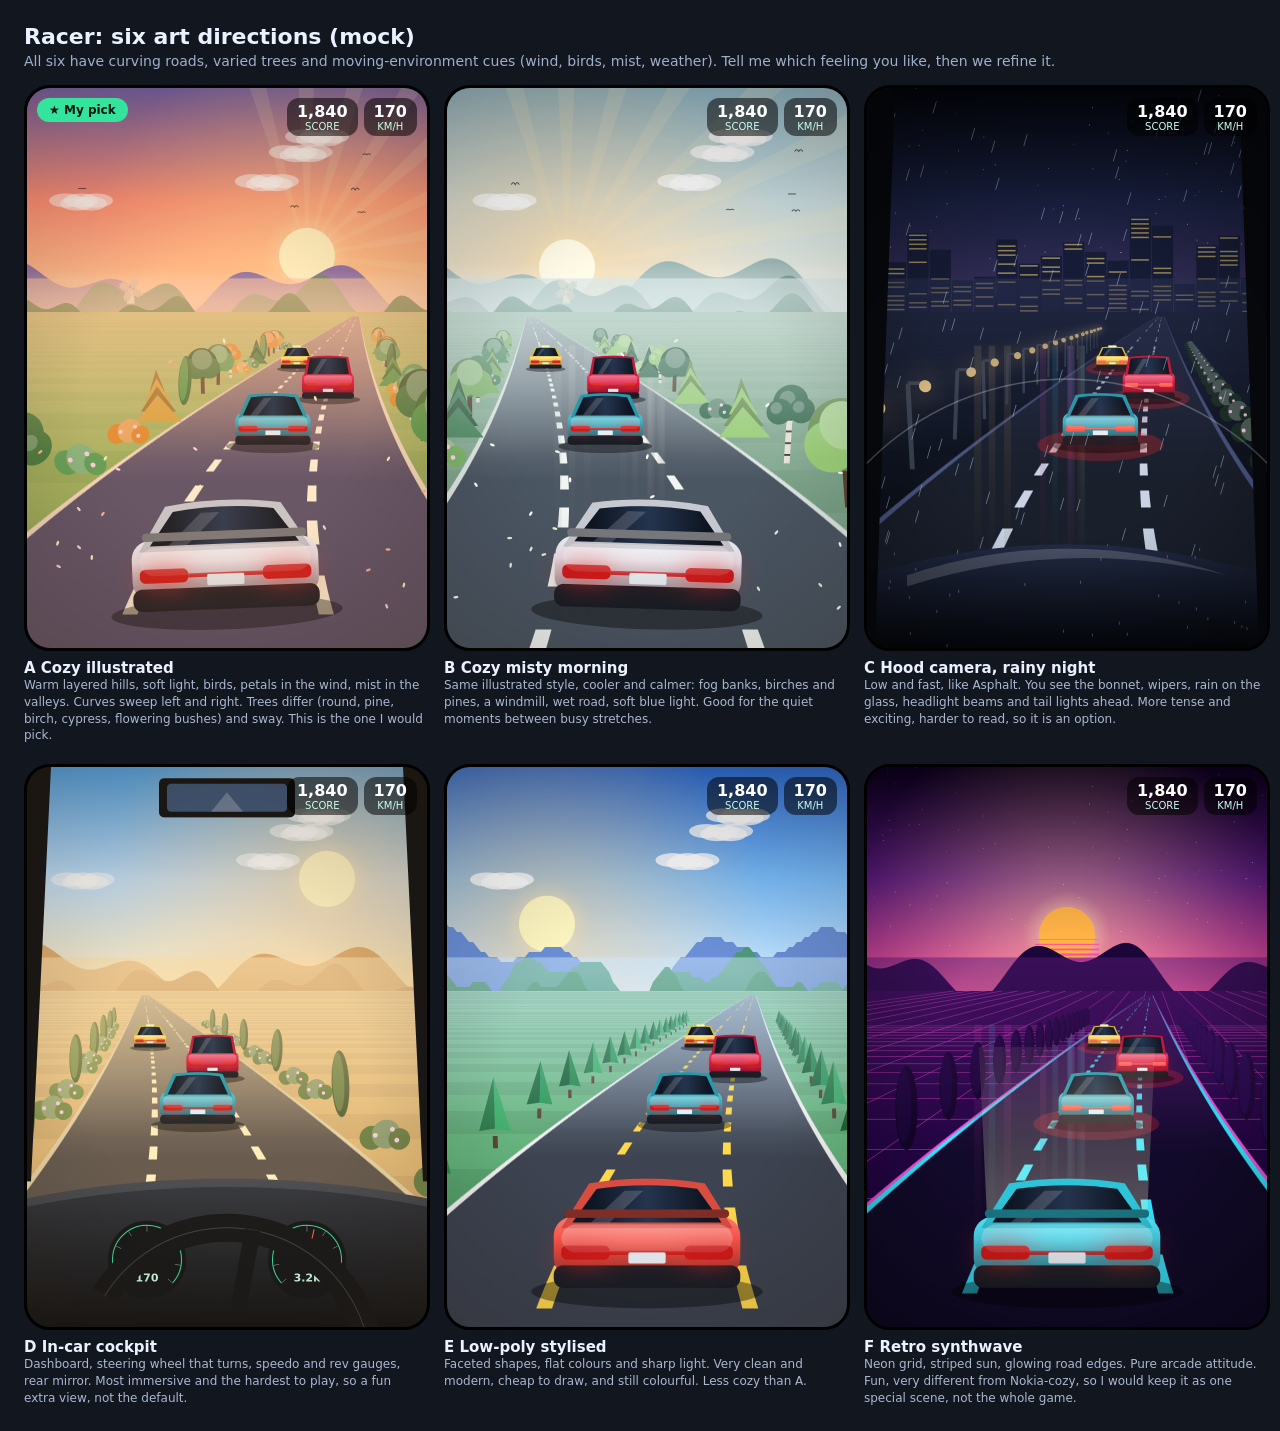
<file: docs/mockups/racer-directions.html>
<!doctype html><html><head><meta charset="utf-8"><title>Racer directions</title>
<style>
body{margin:0;background:#12161f;color:#eaf1ff;font-family:system-ui,Segoe UI,Roboto,sans-serif;padding:24px;width:1260px}
h1{font-size:22px;margin:0 0 4px}p.sub{margin:0 0 16px;color:#9fb0cc;font-size:14px}
.grid{display:grid;grid-template-columns:repeat(3,400px);gap:20px}
.card .v{width:400px;height:560px;border-radius:26px;overflow:hidden;border:3px solid #000;position:relative}
canvas{width:400px;height:560px;display:block}
.t{font-size:15px;font-weight:800;margin-top:8px}.d{font-size:12px;color:#aab8d0;line-height:1.4}
.pick{position:absolute;top:10px;left:10px;background:#34e39c;color:#04140c;font-weight:800;font-size:12px;padding:5px 12px;border-radius:999px;z-index:3}
.hud{position:absolute;left:10px;right:10px;top:10px;display:flex;gap:6px;font-size:10px;color:#cfe;justify-content:flex-end}.hud div{background:#0008;border-radius:12px;padding:4px 10px;text-align:center}.hud b{display:block;font-size:16px;color:#fff}
.note{position:absolute;left:0;right:0;bottom:12px;text-align:center;font-size:11px;color:#fff;text-shadow:0 1px 4px #000}
</style></head><body>
<h1>Racer: six art directions (mock)</h1><p class="sub">All six have curving roads, varied trees and moving-environment cues (wind, birds, mist, weather). Tell me which feeling you like, then we refine it.</p>
<div class="grid" id="g"></div>
<script>
const TAU=Math.PI*2;
function rnd(i,a){const x=Math.sin(i*127.1+a*311.7)*43758.5453;return x-Math.floor(x)}
function lerp(a,b,t){return a+(b-a)*t}
function mix(c1,c2,t){const p=h=>[1,3,5].map(i=>parseInt(h.slice(i,i+2),16));const a=p(c1),b=p(c2);return '#'+a.map((v,i)=>Math.round(lerp(v,b[i],t)).toString(16).padStart(2,'0')).join('')}
const TYPES={
 hatch:{bh:.36,ch:.30,ct:.74,sp:0,w:1,lb:1},
 sedan:{bh:.34,ch:.28,ct:.66,sp:0,w:1.02,lb:1},
 suv:{bh:.42,ch:.34,ct:.78,sp:0,w:1.08,lb:1},
 sport:{bh:.30,ch:.22,ct:.62,sp:1,w:1.06,lb:2},
 taxi:{bh:.34,ch:.28,ct:.66,sp:0,w:1.02,lb:1,roof:1},
 van:{bh:.46,ch:.40,ct:.86,sp:0,w:1.1,lb:1},
 truck:{box:1,w:1.15},
 bus:{bus:1,w:1.2}
};
function carRear(g,cx,by,w,col,type,o={}){ // by = ground y under rear bumper
  const T=TYPES[type];const W=w*T.w;
  g.save();
  g.fillStyle='rgba(0,0,0,.38)';g.beginPath();g.ellipse(cx,by+W*.02,W*.62,W*.09,0,0,TAU);g.fill();
  if(T.box||T.bus){
    const h=W*(T.bus?1.05:1.0);
    const gr=g.createLinearGradient(0,by-h,0,by);gr.addColorStop(0,T.bus?col:'#eef1f6');gr.addColorStop(1,T.bus?mix(col,'#000000',.35):'#aeb5c3');
    g.fillStyle=gr;rr(g,cx-W/2,by-h,W,h-W*.12,W*.05);g.fill();
    if(T.bus){g.fillStyle='#16202e';rr(g,cx-W*.4,by-h*.9,W*.8,h*.32,W*.03);g.fill();g.fillStyle='rgba(255,255,255,.18)';rr(g,cx-W*.4,by-h*.9,W*.8,h*.1,W*.03);g.fill()}
    else{g.fillStyle='rgba(0,0,0,.12)';g.fillRect(cx-W*.01,by-h,W*.02,h-W*.12)}
    g.fillStyle='#262b36';g.fillRect(cx-W/2,by-W*.2,W,W*.1);
    tail(g,cx,by-W*.26,W*.9,W,o.brake);plate(g,cx,by-W*.13,W);wheels(g,cx,by,W,.84);
    g.restore();return}
  const bodyH=W*T.bh,cabH=W*T.ch;
  wheels(g,cx,by,W,.9);
  // lower body
  const gr=g.createLinearGradient(0,by-bodyH-W*.1,0,by);gr.addColorStop(0,mix(col,'#ffffff',.25));gr.addColorStop(.35,col);gr.addColorStop(1,mix(col,'#000000',.55));
  g.fillStyle=gr;rr(g,cx-W/2,by-bodyH-W*.08,W,bodyH+W*.02,W*.1);g.fill();
  // cabin
  const ctw=W*T.ct;g.beginPath();g.moveTo(cx-W*.46,by-bodyH-W*.02);g.lineTo(cx-ctw/2,by-bodyH-cabH-W*.04);g.quadraticCurveTo(cx,by-bodyH-cabH-W*.09,cx+ctw/2,by-bodyH-cabH-W*.04);g.lineTo(cx+W*.46,by-bodyH-W*.02);g.closePath();
  g.fillStyle=mix(col,'#000000',.15);g.fill();
  // rear glass
  const gg=g.createLinearGradient(cx-ctw/2,0,cx+ctw/2,0);gg.addColorStop(0,'#0e1522');gg.addColorStop(.5,'#25354f');gg.addColorStop(1,'#0e1522');
  g.beginPath();g.moveTo(cx-W*.4,by-bodyH-W*.05);g.lineTo(cx-ctw/2+W*.04,by-bodyH-cabH-W*.01);g.quadraticCurveTo(cx,by-bodyH-cabH-W*.05,cx+ctw/2-W*.04,by-bodyH-cabH-W*.01);g.lineTo(cx+W*.4,by-bodyH-W*.05);g.closePath();g.fillStyle=gg;g.fill();
  g.fillStyle='rgba(255,255,255,.16)';g.beginPath();g.moveTo(cx-W*.3,by-bodyH-W*.05);g.lineTo(cx-W*.12,by-bodyH-cabH);g.lineTo(cx-W*.02,by-bodyH-cabH);g.lineTo(cx-W*.2,by-bodyH-W*.05);g.fill();
  if(T.sp){g.fillStyle=mix(col,'#000000',.5);rr(g,cx-W*.44,by-bodyH-W*.12,W*.88,W*.045,W*.02);g.fill();}
  if(T.roof){g.fillStyle='#fff7a8';rr(g,cx-W*.13,by-bodyH-cabH-W*.1,W*.26,W*.07,W*.02);g.fill()}
  // bumper + lights + plate
  g.fillStyle='#1a1d25';rr(g,cx-W*.5,by-W*.12,W,W*.12,W*.05);g.fill();
  tail(g,cx,by-bodyH*.62,W,W,o.brake,T.lb);plate(g,cx,by-W*.16,W);
  // shine
  const sh=g.createLinearGradient(0,by-bodyH,0,by-bodyH*.4);sh.addColorStop(0,'rgba(255,255,255,.28)');sh.addColorStop(1,'rgba(255,255,255,0)');g.fillStyle=sh;rr(g,cx-W*.46,by-bodyH-W*.04,W*.92,bodyH*.5,W*.08);g.fill();
  g.restore();
}
function tail(g,cx,y,W,Wfull,brake,lb){g.save();g.shadowColor='#ff2a2a';g.shadowBlur=Wfull*(brake?.28:.14);
  g.fillStyle=brake?'#ff5a4d':'#d11a1a';rr(g,cx-W*.46,y-W*.04,W*.26,W*.075,W*.03);g.fill();rr(g,cx+W*.2,y-W*.04,W*.26,W*.075,W*.03);g.fill();
  if(lb===2||lb===1){g.globalAlpha=.85;g.fillRect(cx-W*.2,y-W*.012,W*.4,W*.022)}g.restore()}
function plate(g,cx,y,W){g.fillStyle='#e9edf2';rr(g,cx-W*.1,y-W*.03,W*.2,W*.06,W*.01);g.fill()}
function wheels(g,cx,by,W,k){g.fillStyle='#0b0d12';rr(g,cx-W*.47,by-W*.2,W*.14,W*.2,W*.04);g.fill();rr(g,cx+W*.33,by-W*.2,W*.14,W*.2,W*.04);g.fill()}
function rr(g,x,y,w,h,r){g.beginPath();g.moveTo(x+r,y);g.arcTo(x+w,y,x+w,y+h,r);g.arcTo(x+w,y+h,x,y+h,r);g.arcTo(x,y+h,x,y,r);g.arcTo(x,y,x+w,y,r);g.closePath()}
// ---------- scenery sprites (drawn standing on ground y, scale s) ----------
const S={
 tree:(g,x,y,s,c)=>{g.fillStyle='#4a3626';g.fillRect(x-3*s,y-26*s,6*s,26*s);const cc=c||'#2f7a45';[[0,-46,22],[-11,-36,16],[11,-37,16]].forEach(([dx,dy,r])=>{g.fillStyle=cc;g.beginPath();g.arc(x+dx*s,y+dy*s,r*s,0,TAU);g.fill();g.fillStyle='rgba(255,255,255,.1)';g.beginPath();g.arc(x+(dx-4)*s,y+(dy-5)*s,r*s*.5,0,TAU);g.fill()})},
 pine:(g,x,y,s,c,snow)=>{g.fillStyle='#3a2a20';g.fillRect(x-2*s,y-8*s,4*s,8*s);for(let i=0;i<4;i++){g.fillStyle=c||'#1f5a43';g.beginPath();g.moveTo(x,y-(52-i*6)*s);g.lineTo(x+(10+i*5)*s,y-(30-i*14+ -8)*s+ -0);g.lineTo(x-(10+i*5)*s,y-(30-i*14+ -8)*s);g.fill();if(snow){g.fillStyle='#fff';g.beginPath();g.moveTo(x,y-(52-i*6)*s);g.lineTo(x+(5+i*2)*s,y-(44-i*6)*s);g.lineTo(x-(5+i*2)*s,y-(44-i*6)*s);g.fill()}}},
 palm:(g,x,y,s)=>{g.strokeStyle='#8a6a3c';g.lineWidth=5*s;g.beginPath();g.moveTo(x,y);g.quadraticCurveTo(x+6*s,y-30*s,x+2*s,y-58*s);g.stroke();for(let a=0;a<7;a++){const ang=a/7*TAU;g.strokeStyle='#2f9e6a';g.lineWidth=4*s;g.beginPath();g.moveTo(x+2*s,y-58*s);g.quadraticCurveTo(x+2*s+Math.cos(ang)*18*s,y-70*s+Math.sin(ang)*6*s,x+2*s+Math.cos(ang)*30*s,y-56*s+Math.sin(ang)*14*s);g.stroke()}},
 cactus:(g,x,y,s)=>{g.fillStyle='#4e8f55';rr(g,x-5*s,y-42*s,10*s,42*s,5*s);g.fill();rr(g,x-17*s,y-30*s,8*s,18*s,4*s);g.fill();g.fillRect(x-17*s,y-14*s,14*s,6*s);rr(g,x+9*s,y-36*s,8*s,18*s,4*s);g.fill();g.fillRect(x+3*s,y-20*s,14*s,6*s)},
 rock:(g,x,y,s,c)=>{g.fillStyle=c||'#a67c52';g.beginPath();g.moveTo(x-22*s,y);g.quadraticCurveTo(x-18*s,y-24*s,x-2*s,y-22*s);g.quadraticCurveTo(x+16*s,y-26*s,x+24*s,y);g.fill();g.fillStyle='rgba(255,255,255,.14)';g.beginPath();g.moveTo(x-12*s,y-6*s);g.quadraticCurveTo(x-6*s,y-20*s,x+2*s,y-18*s);g.lineTo(x-4*s,y-4*s);g.fill()},
 lamp:(g,x,y,s,glow,side)=>{g.fillStyle='#394150';g.fillRect(x-2*s,y-70*s,4*s,70*s);g.fillRect(x-(side>0?0:16*s),y-72*s,16*s,3*s);if(glow){g.save();g.shadowColor=glow;g.shadowBlur=24*s;g.fillStyle=glow;g.beginPath();g.arc(x+(side>0?14:-14)*s,y-68*s,5*s,0,TAU);g.fill();g.restore()}},
 bld:(g,x,y,s,w,h,c,lit,seed)=>{const gr=g.createLinearGradient(x-w*s/2,0,x+w*s/2,0);gr.addColorStop(0,mix(c,'#000000',.25));gr.addColorStop(.5,c);gr.addColorStop(1,mix(c,'#000000',.4));g.fillStyle=gr;g.fillRect(x-w*s/2,y-h*s,w*s,h*s);
  if(lit){const cols=Math.max(2,Math.floor(w/9)),rows=Math.floor(h/12);for(let r=0;r<rows;r++)for(let k=0;k<cols;k++){const on=rnd(r*13+k,seed)>.4;g.fillStyle=on?lit[(r+k)%lit.length]:'rgba(0,0,0,.35)';g.globalAlpha=on?.9:1;g.fillRect(x-w*s/2+(3+k*(w-6)/cols)*s,y-h*s+(5+r*12)*s,((w-6)/cols-3)*s,6*s);g.globalAlpha=1}}
  g.fillStyle='rgba(255,255,255,.08)';g.fillRect(x-w*s/2,y-h*s,w*s,3*s)},
 sign:(g,x,y,s,c,txt)=>{g.fillStyle='#394150';g.fillRect(x-2*s,y-60*s,4*s,60*s);g.save();g.shadowColor=c;g.shadowBlur=14*s;g.fillStyle=c;rr(g,x-24*s,y-90*s,48*s,28*s,4*s);g.fill();g.restore();g.fillStyle='#fff';g.font=`700 ${11*s}px system-ui`;g.textAlign='center';g.fillText(txt,x,y-71*s)},
 post:(g,x,y,s)=>{g.fillStyle='#e8e8e8';g.fillRect(x-1.5*s,y-14*s,3*s,14*s)},
 bush:(g,x,y,s,c)=>{g.fillStyle=c;g.beginPath();g.arc(x-8*s,y-6*s,9*s,0,TAU);g.arc(x+6*s,y-8*s,11*s,0,TAU);g.arc(x+16*s,y-4*s,7*s,0,TAU);g.fill()}
};

function mixc(a,b,t){return mix(a,b,t)}
function drawX(cv,c){
  const W=cv.width,H=cv.height,g=cv.getContext('2d');g.clearRect(0,0,W,H);
  const cx=W/2,hy=H*(c.hy||.4),roadHalf=W*.82,t=c.t||.3;
  const off=p=>c.curve*W*.6*Math.pow(1-p,2.1);
  const proj=z=>1/(1+z*9),yAt=p=>hy+(H-hy)*p;
  // sky
  const sk=g.createLinearGradient(0,0,0,hy);c.sky.forEach((col,i)=>sk.addColorStop(i/(c.sky.length-1),col));g.fillStyle=sk;g.fillRect(0,0,W,hy+2);
  if(c.stars)for(let i=0;i<70;i++){g.fillStyle=`rgba(255,255,255,${.3+rnd(i,2)*.6})`;g.fillRect(rnd(i,1)*W,rnd(i,3)*hy*.8,1.6,1.6)}
  if(c.sun){const sx=c.sun.x*W,sy=c.sun.y*H;
    if(c.rays){g.save();g.globalAlpha=.16;g.fillStyle='#fff3c4';for(let i=0;i<9;i++){const a=-1.9+i*.28;g.beginPath();g.moveTo(sx,sy);g.lineTo(sx+Math.cos(a)*W*1.4,sy+Math.sin(a)*W*1.4);g.lineTo(sx+Math.cos(a+.09)*W*1.4,sy+Math.sin(a+.09)*W*1.4);g.fill()}g.restore()}
    const gl=g.createRadialGradient(sx,sy,0,sx,sy,W*.55);gl.addColorStop(0,'rgba(255,238,190,.95)');gl.addColorStop(.2,'rgba(255,205,140,.45)');gl.addColorStop(1,'rgba(255,190,120,0)');g.fillStyle=gl;g.fillRect(0,0,W,hy+60);
    g.fillStyle=c.sun.c;g.beginPath();g.arc(sx,sy,W*.07,0,TAU);g.fill();
    if(c.synth){g.fillStyle=c.sky[2]||'#2a0a4a';for(let i=0;i<6;i++)g.fillRect(sx-W*.08,sy+W*.01+i*W*.012,W*.16,i*1.2+1)}}
  if(!c.stars)for(let i=0;i<5;i++){const x=((rnd(i,5)*W*1.4+t*14*(.4+rnd(i,6)))%(W*1.4))-W*.2,y=hy*(.1+rnd(i,7)*.5);g.fillStyle=`rgba(255,255,255,${c.cloud||.6})`;[0,30,60,22,48].forEach((dx,k)=>{g.beginPath();g.ellipse(x+dx,y+(k>2?6:0),34,14,0,0,TAU);g.fill()})}
  // parallax hill layers (they slide with the curve)
  const layers=c.layers||[];
  layers.forEach((L,li)=>{const sh=-c.curve*W*(.05+li*.08);const amp=H*L.amp,base=hy+H*(L.dy||0);g.fillStyle=L.col;g.beginPath();g.moveTo(-20,hy+4);
    for(let x=-20;x<=W+20;x+=8){const xx=x-sh;let y=base-amp*(.55+.45*Math.sin(xx*L.f+L.ph))-amp*.35*Math.sin(xx*L.f*2.3+L.ph*2);if(c.lowpoly)y=Math.round(y/10)*10;g.lineTo(x,y)}g.lineTo(W+20,hy+4);g.closePath();g.fill();
    if(L.mist){const mg=g.createLinearGradient(0,base-amp,0,hy+8);mg.addColorStop(0,'rgba(255,255,255,0)');mg.addColorStop(1,L.mist);g.fillStyle=mg;g.fillRect(0,base-amp,W,hy+8-(base-amp))}});
  if(c.skyline){for(let i=0;i<18;i++){const bw=W/18,h=H*(.05+rnd(i,3)*.12);g.fillStyle=c.skyline;g.fillRect(i*bw-c.curve*20,hy-h,bw-2,h);if(c.stars){g.fillStyle='rgba(255,220,120,.55)';for(let k=0;k<h/9;k++)if(rnd(i*7+k,4)>.5)g.fillRect(i*bw+3-c.curve*20,hy-h+3+k*9,bw-9,3)}}}
  if(c.mill){const mx=W*.28-c.curve*30,my=hy-H*.015;g.fillStyle='#e9e2d0';g.beginPath();g.moveTo(mx-8,my);g.lineTo(mx-5,my-28);g.lineTo(mx+5,my-28);g.lineTo(mx+8,my);g.fill();g.save();g.translate(mx,my-28);g.rotate(t*1.2);g.fillStyle='#cfc6b0';[0,1,2,3].forEach(k=>{g.rotate(Math.PI/2);g.fillRect(-1.5,0,3,26);g.fillRect(-7,6,14,16)});g.restore()}
  // ground
  const gg=g.createLinearGradient(0,hy,0,H);gg.addColorStop(0,mixc(c.gnd[0],c.fog,.35));gg.addColorStop(1,c.gnd[1]);g.fillStyle=gg;g.fillRect(0,hy,W,H-hy);
  if(c.grid){g.strokeStyle=c.grid;g.lineWidth=1.4;for(let i=0;i<18;i++){const z=((i+((t*.6)%1))/18),p=proj(z);g.beginPath();g.moveTo(0,yAt(p));g.lineTo(W,yAt(p));g.stroke()}for(let i=-12;i<=12;i++){g.beginPath();g.moveTo(cx+i*W*.04+off(.03),hy);g.lineTo(cx+i*W*.55,H);g.stroke()}}
  // ground texture bands (cozy meadow stripes)
  const scroll=(t*.55)%1;
  if(!c.grid)for(let y=hy+2;y<H;y+=2){const p=(y-hy)/(H-hy),d=1/Math.max(.02,p);if(Math.floor(d*2.2+scroll*3)%2===0){g.fillStyle=c.stripe||'rgba(0,0,0,.05)';g.fillRect(0,y,W,2)}}
  // road slices
  for(let y=hy+1;y<H;y+=2){const p=(y-hy)/(H-hy);if(p<.012)continue;const hw=roadHalf*p,ct=cx+off(p);
    const col=mixc(c.road,c.fog,Math.max(0,.55-p*1.1));g.fillStyle=col;g.fillRect(ct-hw,y,hw*2,2.2);
    g.fillStyle=c.edge;const ew=Math.max(1,W*.03*p);g.fillRect(ct-hw,y,ew,2.2);g.fillRect(ct+hw-ew,y,ew,2.2);
    if(c.neonEdge){g.fillStyle=c.neonEdge;g.fillRect(ct-hw-ew*.6,y,ew*.6,2.2);g.fillRect(ct+hw,y,ew*.6,2.2)}
    const d=1/p;if(((d*3+scroll*3)%1)<.5){g.fillStyle=c.line;const lw=Math.max(1,W*.014*p*3);[-1/3,1/3].forEach(k=>g.fillRect(ct+k*hw-lw/2,y,lw,2.2))}}
  if(c.wet){g.save();g.globalAlpha=.2;for(let i=0;i<10;i++){const k=(rnd(i,9)*2-1)*.8;const gr=g.createLinearGradient(0,hy,0,H);gr.addColorStop(0,c.wet[i%c.wet.length]);gr.addColorStop(1,'rgba(0,0,0,0)');g.fillStyle=gr;g.fillRect(cx+k*roadHalf*.45,hy+(H-hy)*.1,8+rnd(i,3)*10,(H-hy)*.8)}g.restore()}
  // roadside scenery with wind sway
  const items=[];for(let i=0;i<18;i++){const z=((i/18)+scroll/18)%1;for(const sd of [-1,1])items.push({z,sd,i})}
  items.sort((a,b)=>b.z-a.z).forEach(({z,sd,i})=>{const p=proj(z),y=yAt(p),s=p*(W/230)*1.5,k=i*2+(sd>0?1:0);const bx=cx+off(p)+sd*(roadHalf*p+W*.1*p+W*.02);
    const sway=Math.sin(t*2.6+k*1.7)*(c.wind||0)*s*2.2;g.save();g.translate(bx,y);g.transform(1,0,sway*.02,1,0,0);
    const T=c.trees[k%c.trees.length],col=c.tc[k%c.tc.length];
    if(c.lowpoly)lowTree(g,0,0,s,T,col,k);else cozyTree(g,0,0,s,T,col,k,c);
    g.restore()});
  // light fog at the horizon
  const fg=g.createLinearGradient(0,hy-H*.06,0,hy+H*.26);fg.addColorStop(0,c.fog+'ff');fg.addColorStop(1,c.fog+'00');g.globalAlpha=c.fogA==null?.65:c.fogA;g.fillStyle=fg;g.fillRect(0,hy-H*.06,W,H*.32);g.globalAlpha=1;
  // traffic
  const lanes=[-.58,0,.58];
  [{l:0,z:.55,t:'taxi',c:'#fde047'},{l:2,z:.32,t:'suv',c:'#e11d48'},{l:1,z:.17,t:'sedan',c:'#2db4c9'}].forEach(cr=>{const p=proj(cr.z),y=yAt(p),w=W*.3*p*1.9;const x=cx+off(p)+lanes[cr.l]*roadHalf*p*.62;
    if(c.night){g.save();g.globalAlpha=.25;g.fillStyle='#ff2a2a';g.beginPath();g.ellipse(x,y,w*.7,w*.18,0,0,TAU);g.fill();g.restore()}carRear(g,x,y,w*.82,cr.c,cr.t,{brake:c.night})});
  // birds / fireflies / wind particles
  if(c.birds)for(let i=0;i<5;i++){const bx=(rnd(i,1)*W+t*60*(1+i*.1))%W,by=hy*(.25+rnd(i,2)*.4)+Math.sin(t*4+i)*6;g.strokeStyle='rgba(30,30,40,.75)';g.lineWidth=1.8;g.beginPath();g.moveTo(bx-8,by);g.quadraticCurveTo(bx-4,by-5-Math.sin(t*9+i)*3,bx,by);g.quadraticCurveTo(bx+4,by-5-Math.sin(t*9+i)*3,bx+8,by);g.stroke()}
  if(c.petals)for(let i=0;i<24;i++){const x=(rnd(i,1)*W+t*160+i*9)%W,y=((rnd(i,2)*H*.6+H*.4+Math.sin(t*3+i)*20+t*20)%(H*.5))+H*.45;g.fillStyle=c.petals[i%c.petals.length];g.save();g.translate(x,y);g.rotate(t*3+i);g.beginPath();g.ellipse(0,0,5,2.4,0,0,TAU);g.fill();g.restore()}
  if(c.rain){g.strokeStyle='rgba(210,230,255,.5)';g.lineWidth=1.5;for(let i=0;i<130;i++){const x=rnd(i,1)*W,y=((rnd(i,2)*H+t*900)%H);g.beginPath();g.moveTo(x,y);g.lineTo(x-7,y+24);g.stroke()}}
  // player / camera
  const py=H*.93,pw=W*.44;
  if(c.view==='chase'){if(c.night){const hl=g.createLinearGradient(0,py,0,hy);hl.addColorStop(0,'rgba(255,248,207,.4)');hl.addColorStop(1,'rgba(255,248,207,0)');g.fillStyle=hl;g.beginPath();g.moveTo(cx-pw*.45,py-pw*.3);g.lineTo(cx+pw*.45,py-pw*.3);g.lineTo(cx+W*.22,hy+H*.1);g.lineTo(cx-W*.22,hy+H*.1);g.fill()}
    g.save();g.translate(cx,py);g.rotate(c.tilt||0);carRear(g,0,0,pw,c.car||'#e9edf5','sport',{});g.restore()}
  if(c.view==='hood'){drawHood(g,W,H,c)}
  if(c.view==='cockpit'){drawCockpit(g,W,H,c,t)}
  if(c.warm){g.fillStyle=c.warm;g.fillRect(0,0,W,H)}
  const vg=g.createRadialGradient(cx,H*.55,W*.35,cx,H*.55,W*.95);vg.addColorStop(0,'rgba(0,0,0,0)');vg.addColorStop(1,c.night?'rgba(0,0,0,.55)':'rgba(40,20,0,.25)');g.fillStyle=vg;g.fillRect(0,0,W,H);
  if(c.grain){g.globalAlpha=.07;for(let i=0;i<900;i++){g.fillStyle=rnd(i,8)>.5?'#fff':'#000';g.fillRect(rnd(i,1)*W,rnd(i,2)*H,1.5,1.5)}g.globalAlpha=1}
}
function cozyTree(g,x,y,s,T,col,k,c){
  const dark=mixc(col,'#000000',.28),light=mixc(col,'#ffffff',.25);
  if(T==='round'){g.fillStyle='#5a4130';g.fillRect(x-3*s,y-26*s,6*s,26*s);[[0,-48,24,dark],[-10,-40,17,col],[11,-41,17,col],[0,-54,16,light]].forEach(([dx,dy,r,cc])=>{g.fillStyle=cc;g.beginPath();g.arc(x+dx*s,y+dy*s,r*s,0,TAU);g.fill()})}
  else if(T==='pine'){g.fillStyle='#4a3626';g.fillRect(x-2*s,y-10*s,4*s,10*s);for(let i=0;i<4;i++){g.fillStyle=i%2?col:dark;g.beginPath();g.moveTo(x,y-(60-i*10)*s);g.lineTo(x+(9+i*6)*s,y-(34-i*12)*s);g.lineTo(x-(9+i*6)*s,y-(34-i*12)*s);g.fill()}}
  else if(T==='birch'){g.fillStyle='#e8e4d8';g.fillRect(x-2.5*s,y-44*s,5*s,44*s);g.fillStyle='#444';for(let i=0;i<4;i++)g.fillRect(x-2.5*s,y-(8+i*10)*s,5*s,1.6*s);[[0,-52,15],[-9,-44,11],[10,-45,11]].forEach(([dx,dy,r])=>{g.fillStyle=col;g.beginPath();g.arc(x+dx*s,y+dy*s,r*s,0,TAU);g.fill();g.fillStyle=light;g.beginPath();g.arc(x+(dx-3)*s,y+(dy-3)*s,r*s*.45,0,TAU);g.fill()})}
  else if(T==='cypress'){g.fillStyle=dark;g.beginPath();g.ellipse(x,y-34*s,9*s,34*s,0,0,TAU);g.fill();g.fillStyle=col;g.beginPath();g.ellipse(x-2*s,y-36*s,6*s,30*s,0,0,TAU);g.fill()}
  else if(T==='bush'){[[ -9,-7,10],[3,-10,12],[14,-6,9]].forEach(([dx,dy,r],i)=>{g.fillStyle=i===1?light:col;g.beginPath();g.arc(x+dx*s,y+dy*s,r*s,0,TAU);g.fill()});g.fillStyle='#ffd1e8';[[ -6,-9],[8,-14],[12,-5]].forEach(([dx,dy])=>{g.beginPath();g.arc(x+dx*s,y+dy*s,2*s,0,TAU);g.fill()})}
  else if(T==='palm'){S.palm(g,x,y,s)}
  else if(T==='lamp'){S.lamp(g,x,y,s,c.lampc||'#ffd98a',1)}
  else if(T==='fence'){g.fillStyle='#8b6a45';for(let i=0;i<3;i++)g.fillRect(x+(i-1)*12*s,y-14*s,3*s,14*s);g.fillRect(x-14*s,y-11*s,28*s,2.5*s)}
}
function lowTree(g,x,y,s,T,col,k){
  const dark=mixc(col,'#000000',.3);g.fillStyle='#5b4636';g.fillRect(x-2*s,y-10*s,4*s,10*s);
  for(let i=0;i<3;i++){const w=(26-i*5)*s,top=y-(58-i*14)*s,bot=y-(14+i*0-i*0)*s-(i*6)*s;g.fillStyle=col;g.beginPath();g.moveTo(x,top);g.lineTo(x+w/2,bot);g.lineTo(x,bot+ -2*s);g.fill();g.fillStyle=dark;g.beginPath();g.moveTo(x,top);g.lineTo(x-w/2,bot);g.lineTo(x,bot-2*s);g.fill()}
}
function drawHood(g,W,H,c){
  const hy=H*.82;const hg=g.createLinearGradient(0,hy,0,H);hg.addColorStop(0,c.hood||'#1a2236');hg.addColorStop(1,'#05070c');g.fillStyle=hg;g.beginPath();g.moveTo(0,H);g.lineTo(0,hy+H*.05);g.quadraticCurveTo(W*.5,hy-H*.06,W,hy+H*.05);g.lineTo(W,H);g.fill();
  g.fillStyle='rgba(255,255,255,.18)';g.beginPath();g.moveTo(W*.1,hy+H*.05);g.quadraticCurveTo(W*.5,hy-H*.045,W*.9,hy+H*.05);g.quadraticCurveTo(W*.5,hy-H*.02,W*.1,hy+H*.07);g.fill();
  if(c.rain){g.fillStyle='rgba(200,220,255,.35)';for(let i=0;i<30;i++)g.fillRect(rnd(i,1)*W,hy+rnd(i,2)*(H-hy),2,6)}
  // windscreen A pillars
  g.fillStyle='#07090e';g.beginPath();g.moveTo(0,0);g.lineTo(W*.07,0);g.lineTo(W*.02,H);g.lineTo(0,H);g.fill();g.beginPath();g.moveTo(W,0);g.lineTo(W*.93,0);g.lineTo(W*.98,H);g.lineTo(W,H);g.fill();
  if(c.rain){g.save();g.strokeStyle='rgba(255,255,255,.25)';g.lineWidth=3;g.beginPath();g.arc(W*.5,H*1.02,H*.5,-2.6,-.55);g.stroke();g.restore()}
}
function drawCockpit(g,W,H,c,t){
  const cx=W/2,dy=H*.74;
  // dash
  const dg=g.createLinearGradient(0,dy,0,H);dg.addColorStop(0,'#2a2f3b');dg.addColorStop(1,'#07090e');g.fillStyle=dg;g.beginPath();g.moveTo(0,dy+H*.03);g.quadraticCurveTo(cx,dy-H*.04,W,dy+H*.03);g.lineTo(W,H);g.lineTo(0,H);g.fill();
  g.fillStyle='rgba(255,255,255,.1)';g.beginPath();g.moveTo(0,dy+H*.03);g.quadraticCurveTo(cx,dy-H*.04,W,dy+H*.03);g.lineTo(W,dy+H*.045);g.quadraticCurveTo(cx,dy-H*.025,0,dy+H*.045);g.fill();
  // gauges
  [[W*.3,H*.88,H*.07,'KM/H'],[W*.7,H*.88,H*.07,'RPM']].forEach(([x,y,r,l],i)=>{g.fillStyle='#0a0d14';g.beginPath();g.arc(x,y,r,0,TAU);g.fill();g.strokeStyle='#34e39c';g.lineWidth=2;g.beginPath();g.arc(x,y,r*.88,2.4,TAU+.74);g.stroke();for(let k=0;k<9;k++){const a=2.4+k/8*(TAU-1.66);g.strokeStyle='#9fb0cc';g.lineWidth=1;g.beginPath();g.moveTo(x+Math.cos(a)*r*.72,y+Math.sin(a)*r*.72);g.lineTo(x+Math.cos(a)*r*.86,y+Math.sin(a)*r*.86);g.stroke()}const a=2.4+(i?.55:.68)*(TAU-1.66);g.strokeStyle='#ff5a4d';g.lineWidth=2.2;g.beginPath();g.moveTo(x,y);g.lineTo(x+Math.cos(a)*r*.8,y+Math.sin(a)*r*.8);g.stroke();g.fillStyle='#cfe';g.font=`700 ${r*.28}px system-ui`;g.textAlign='center';g.fillText(i?'3.2k':'170',x,y+r*.55)});
  // wheel
  g.save();g.translate(cx,H*1.08);g.rotate(c.steer||0);g.strokeStyle='#0b0d12';g.lineWidth=H*.05;g.beginPath();g.arc(0,0,W*.36,Math.PI*1.12,Math.PI*1.88);g.stroke();g.strokeStyle='rgba(255,255,255,.18)';g.lineWidth=2;g.beginPath();g.arc(0,0,W*.36,Math.PI*1.12,Math.PI*1.88);g.stroke();g.fillStyle='#0b0d12';g.fillRect(-W*.02,-W*.36,W*.04,W*.2);g.restore();
  // mirror
  g.fillStyle='#07090e';rr(g,cx-W*.17,H*.02,W*.34,H*.07,10);g.fill();g.fillStyle='#35507a';rr(g,cx-W*.15,H*.03,W*.30,H*.05,8);g.fill();g.fillStyle='rgba(255,255,255,.25)';g.beginPath();g.moveTo(cx-W*.04,H*.08);g.lineTo(cx,H*.045);g.lineTo(cx+W*.04,H*.08);g.fill();
  g.fillStyle='#07090e';g.beginPath();g.moveTo(0,0);g.lineTo(W*.06,0);g.lineTo(W*.01,dy);g.lineTo(0,dy);g.fill();g.beginPath();g.moveTo(W,0);g.lineTo(W*.94,0);g.lineTo(W*.99,dy);g.lineTo(W,dy);g.fill();
}
const CFG=[
 {n:'A  Cozy illustrated',tag:1,d:'Warm layered hills, soft light, birds, petals in the wind, mist in the valleys. Curves sweep left and right. Trees differ (round, pine, birch, cypress, flowering bushes) and sway. This is the one I would pick.',
  view:'chase',curve:.55,sky:['#6b5fb5','#ff8f7a','#ffd29a'],sun:{x:.7,y:.30,c:'#fff3c4'},rays:1,gnd:['#9bbd5d','#6f9a45'],stripe:'rgba(255,230,150,.07)',road:'#59506a',edge:'#f3dcc0',line:'#fff2d6',fog:'#ffc7a0',fogA:.6,
  layers:[{col:'#8a6fa8',amp:.07,f:.012,ph:1,dy:-.005,mist:'rgba(255,200,170,.6)'},{col:'#6c8f6e',amp:.06,f:.018,ph:3,dy:.01,mist:'rgba(255,210,180,.5)'},{col:'#4f7d4a',amp:.04,f:.025,ph:5,dy:.02}],
  trees:['round','pine','birch','cypress','bush','round','bush'],tc:['#4f9a4a','#e08a2e','#3f7a3f','#d9a441','#5aa05a'],wind:1,birds:1,petals:['#ffd1e8','#fff3c4','#ffb3a0'],warm:'rgba(255,150,70,.10)',grain:1,t:.4,tilt:-.04,cloud:.55,mill:1},
 {n:'B  Cozy misty morning',d:'Same illustrated style, cooler and calmer: fog banks, birches and pines, a windmill, wet road, soft blue light. Good for the quiet moments between busy stretches.',
  view:'chase',curve:-.5,sky:['#8fb7c9','#cfe3e6','#f3efe0'],sun:{x:.3,y:.32,c:'#fffbe6'},rays:1,gnd:['#7fa98a','#5f8b6d'],stripe:'rgba(255,255,255,.06)',road:'#4b5663',edge:'#dfe7e4',line:'#f2f6f3',fog:'#dbe8e8',fogA:.75,
  layers:[{col:'#9db8b6',amp:.08,f:.011,ph:2,dy:-.01,mist:'rgba(230,240,240,.75)'},{col:'#7fa39a',amp:.06,f:.017,ph:4,dy:.01,mist:'rgba(230,240,240,.6)'},{col:'#5f8b78',amp:.04,f:.024,ph:6,dy:.02}],
  trees:['birch','pine','pine','round','bush'],tc:['#7fb56a','#3d6f55','#4f8a62','#9ccf7a'],wind:.7,birds:1,petals:['#ffffff','#e8f3d6'],mill:1,grain:1,t:.8,tilt:.03,cloud:.7,wet:['#cfe3e6','#ffffff']},
 {n:'C  Hood camera, rainy night',d:'Low and fast, like Asphalt. You see the bonnet, wipers, rain on the glass, headlight beams and tail lights ahead. More tense and exciting, harder to read, so it is an option.',
  view:'hood',curve:.4,sky:['#05070f','#1a2142','#3a2f5a'],stars:1,sun:null,gnd:['#0a1018','#070b12'],road:'#1a1f2c',edge:'#4a5680',line:'#c9d3e4',fog:'#2a3050',fogA:.55,
  layers:[{col:'#12182c',amp:.06,f:.014,ph:2,dy:0}],skyline:'#161c36',trees:['lamp','bush'],tc:['#142418','#1a2e20'],lampc:'#ffd98a',wind:.5,rain:1,night:1,wet:['#ffd98a','#35e6ff','#ff4fd8'],t:.5,hood:'#222a44',cloud:.2},
 {n:'D  In-car cockpit',d:'Dashboard, steering wheel that turns, speedo and rev gauges, rear mirror. Most immersive and the hardest to play, so a fun extra view, not the default.',
  view:'cockpit',curve:-.35,sky:['#4aa3ee','#bfe0ff','#fde7b9'],sun:{x:.75,y:.2,c:'#fff3c4'},gnd:['#e6bd7c','#d9a95f'],stripe:'rgba(0,0,0,.05)',road:'#5c524c',edge:'#e8d3a6',line:'#fff0c2',fog:'#f6dcae',fogA:.6,
  layers:[{col:'#d9a76b',amp:.07,f:.012,ph:1,dy:0},{col:'#c9945a',amp:.05,f:.02,ph:3,dy:.015}],trees:['bush','cypress','bush'],tc:['#7a8f4a','#6a7f45'],wind:.6,steer:.18,t:.6,cloud:.55,warm:'rgba(255,200,120,.08)'},
 {n:'E  Low-poly stylised',d:'Faceted shapes, flat colours and sharp light. Very clean and modern, cheap to draw, and still colourful. Less cozy than A.',
  view:'chase',curve:.45,sky:['#2b6cd6','#7cc0ff','#d9f0ff'],sun:{x:.25,y:.28,c:'#fff7c2'},gnd:['#62b86c','#3f9a58'],stripe:'rgba(0,0,0,.07)',road:'#3d4350',edge:'#f1f1f1',line:'#ffd84d',fog:'#cfe9ff',fogA:.5,lowpoly:1,
  layers:[{col:'#6a8fd6',amp:.1,f:.01,ph:1,dy:0},{col:'#4f9a7a',amp:.07,f:.018,ph:3,dy:.015},{col:'#3a8a58',amp:.05,f:.03,ph:5,dy:.025}],trees:['pine','pine','pine'],tc:['#2f9a5a','#3fb06a','#278a4c'],wind:.3,car:'#ff5a4d',t:.5,cloud:.8},
 {n:'F  Retro synthwave',d:'Neon grid, striped sun, glowing road edges. Pure arcade attitude. Fun, very different from Nokia-cozy, so I would keep it as one special scene, not the whole game.',
  view:'chase',curve:.35,sky:['#12002b','#6a1b9a','#ff4fa3'],sun:{x:.5,y:.3,c:'#ffb347'},synth:1,gnd:['#14002e','#1c0040'],grid:'rgba(255,79,216,.55)',road:'#120a2a',edge:'#35e6ff',neonEdge:'#ff4fd8',line:'#35e6ff',fog:'#5a1a7a',fogA:.5,
  layers:[{col:'#1a0638',amp:.08,f:.013,ph:2,dy:0}],trees:['cypress','cypress'],tc:['#1a0638','#240a4a'],wind:0,car:'#35e6ff',night:1,t:.4,stars:1,wet:['#ff4fd8','#35e6ff']}
];
const gd=document.getElementById('g');
CFG.forEach(cf=>{const d=document.createElement('div');d.className='card';const v=document.createElement('div');v.className='v';const cvs=document.createElement('canvas');cvs.width=800;cvs.height=1120;v.appendChild(cvs);drawX(cvs,cf);
 if(cf.tag){const p=document.createElement('div');p.className='pick';p.textContent='★ My pick';v.appendChild(p)}
 const h=document.createElement('div');h.className='hud';h.innerHTML='<div><b>1,840</b>SCORE</div><div><b>170</b>KM/H</div>';v.appendChild(h);
 d.appendChild(v);d.insertAdjacentHTML('beforeend',`<div class="t">${cf.n}</div><div class="d">${cf.d}</div>`);gd.appendChild(d)});
</script></body></html>
</file>
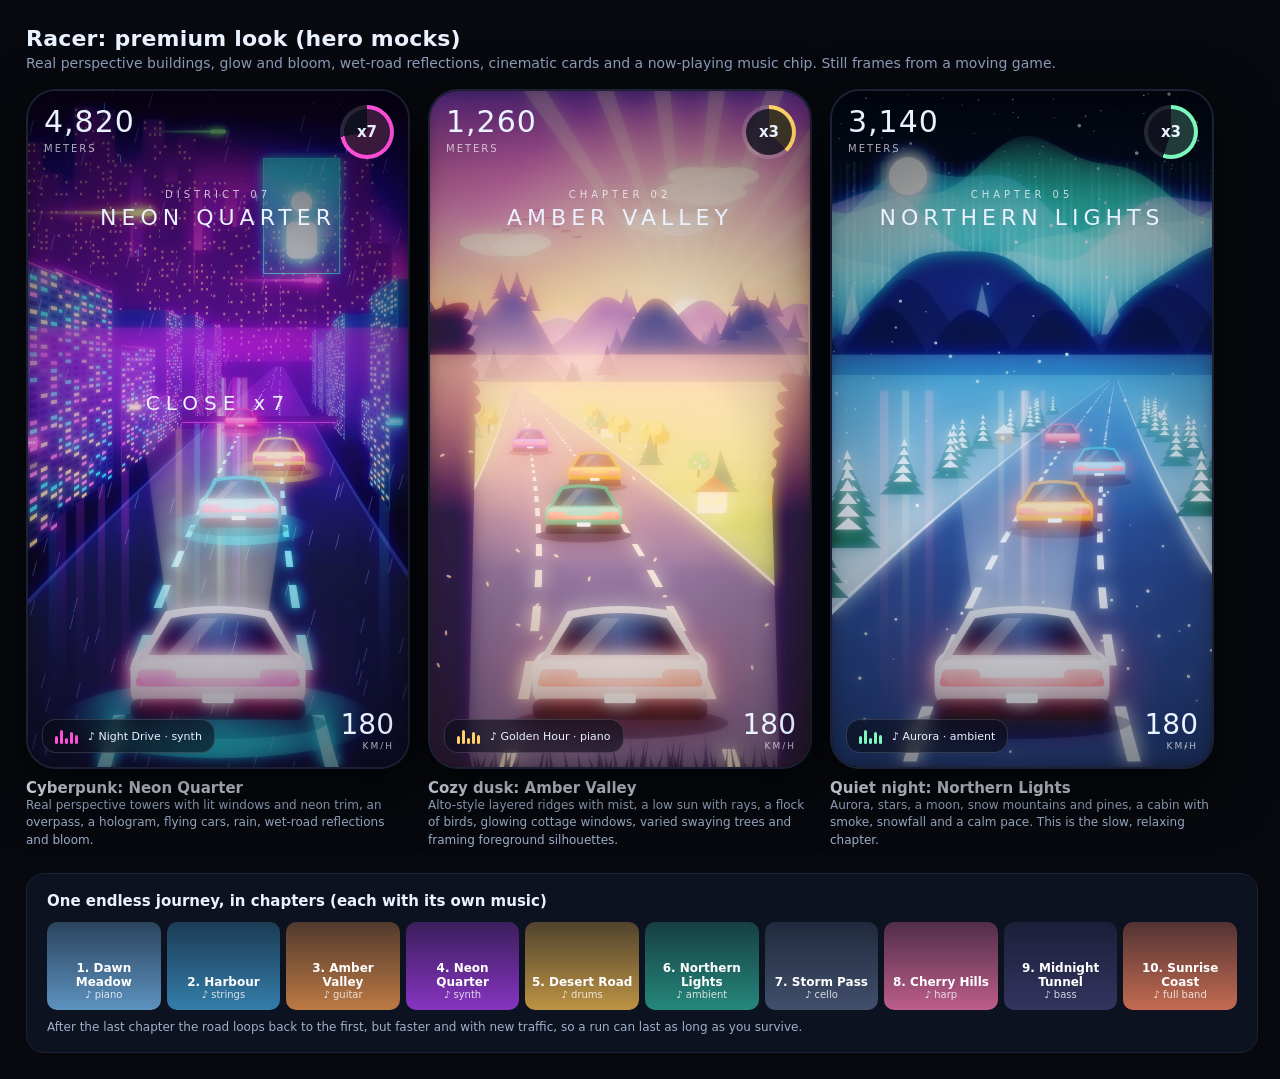
<file: docs/mockups/racer-premium.html>
<!doctype html><html><head><meta charset="utf-8"><title>Racer premium</title>
<style>
body{margin:0;background:#07090e;color:#eaf1ff;font-family:system-ui,Segoe UI,Roboto,sans-serif;padding:26px;width:1220px}
h1{font-size:22px;margin:0 0 4px;letter-spacing:.2px}p.sub{margin:0 0 18px;color:#8fa0bd;font-size:14px}
.row{display:flex;gap:22px}.card{width:380px}
.v{width:380px;height:676px;border-radius:30px;overflow:hidden;position:relative;border:2px solid #1b2236;box-shadow:0 20px 60px #000a}
canvas{width:380px;height:676px;display:block}
.t{font-size:15px;font-weight:800;margin-top:10px}.d{font-size:12px;color:#9fb0cc;line-height:1.45}
.ui{position:absolute;inset:0;pointer-events:none;font-family:system-ui}
.dist{position:absolute;left:16px;top:16px}.dist b{font-size:30px;font-weight:300;letter-spacing:1px;display:block;line-height:1}.dist small{font-size:10px;letter-spacing:2px;color:#ffffffaa;text-transform:uppercase}
.ring{position:absolute;right:14px;top:14px;width:54px;height:54px;border-radius:50%;display:grid;place-items:center;font-weight:800;font-size:15px;background:conic-gradient(var(--c) var(--p),#ffffff22 0);}
.ring i{position:absolute;inset:4px;border-radius:50%;background:#0a0d18cc;display:grid;place-items:center;font-style:normal}
.card-t{position:absolute;left:0;right:0;top:92px;text-align:center}.card-t small{font-size:10px;letter-spacing:4px;color:#ffffffbb;text-transform:uppercase}.card-t b{display:block;font-size:22px;font-weight:200;letter-spacing:5px;margin-top:3px;text-transform:uppercase}
.np{position:absolute;left:14px;bottom:14px;background:#0a0d1899;backdrop-filter:blur(8px);border:1px solid #ffffff25;border-radius:14px;padding:8px 12px;font-size:11px;display:flex;align-items:center;gap:10px}
.eq{display:flex;gap:2px;align-items:flex-end;height:16px}.eq u{width:3px;background:var(--c);border-radius:2px}
.speed{position:absolute;right:14px;bottom:16px;text-align:right}.speed b{font-size:28px;font-weight:300}.speed small{display:block;font-size:9px;letter-spacing:2px;color:#ffffffaa}
.near{position:absolute;left:0;right:0;top:300px;text-align:center;font-size:20px;font-weight:300;letter-spacing:6px;text-shadow:0 0 14px var(--c)}
.strip{margin-top:24px;width:1190px;background:#0d1220;border:1px solid #1b2236;border-radius:18px;padding:18px 20px}
.strip h3{margin:0 0 12px;font-size:15px}
.tl{display:flex;gap:6px;align-items:stretch}.tl div{flex:1;border-radius:10px;padding:8px 6px 10px;font-size:11px;text-align:center;color:#fff;position:relative;min-height:70px;display:flex;flex-direction:column;justify-content:flex-end}.tl b{font-size:12px;display:block}.tl small{opacity:.8;font-size:10px}
.loop{margin-top:10px;font-size:12px;color:#9fb0cc}
</style></head><body>
<h1>Racer: premium look (hero mocks)</h1><p class="sub">Real perspective buildings, glow and bloom, wet-road reflections, cinematic cards and a now-playing music chip. Still frames from a moving game.</p>
<div class="row" id="r"></div>
<div class="strip"><h3>One endless journey, in chapters (each with its own music)</h3><div class="tl" id="tl"></div><div class="loop">After the last chapter the road loops back to the first, but faster and with new traffic, so a run can last as long as you survive.</div></div>
<script>
const TAU=Math.PI*2;
const rnd=(i,a)=>{const x=Math.sin(i*127.1+a*311.7)*43758.5453;return x-Math.floor(x)};
const lerp=(a,b,t)=>a+(b-a)*t;
function hex(h){return[1,3,5].map(i=>parseInt(h.slice(i,i+2),16))}
function mix(a,b,t){const A=hex(a),B=hex(b);return '#'+A.map((v,i)=>Math.round(lerp(v,B[i],t)).toString(16).padStart(2,'0')).join('')}
function rr(g,x,y,w,h,r){g.beginPath();g.moveTo(x+r,y);g.arcTo(x+w,y,x+w,y+h,r);g.arcTo(x+w,y+h,x,y+h,r);g.arcTo(x,y+h,x,y,r);g.arcTo(x,y,x+w,y,r);g.closePath()}
function glowRect(g,x,y,w,h,col,blur){g.save();g.shadowColor=col;g.shadowBlur=blur;g.fillStyle=col;g.fillRect(x,y,w,h);g.restore()}
// ---- car (rear view, glossy, with optional underglow) ----
function car(g,cx,by,W,col,o={}){g.save();
 if(o.under){const ug=g.createRadialGradient(cx,by,0,cx,by,W*.9);ug.addColorStop(0,o.under+'aa');ug.addColorStop(1,o.under+'00');g.fillStyle=ug;g.beginPath();g.ellipse(cx,by,W*.9,W*.22,0,0,TAU);g.fill()}
 g.fillStyle='rgba(0,0,0,.45)';g.beginPath();g.ellipse(cx,by+W*.02,W*.62,W*.09,0,0,TAU);g.fill();
 g.fillStyle='#07080c';rr(g,cx-W*.47,by-W*.2,W*.14,W*.2,W*.04);g.fill();rr(g,cx+W*.33,by-W*.2,W*.14,W*.2,W*.04);g.fill();
 const bh=W*.32,ch=W*.26;const gr=g.createLinearGradient(0,by-bh-W*.1,0,by);gr.addColorStop(0,mix(col,'#ffffff',.35));gr.addColorStop(.4,col);gr.addColorStop(1,mix(col,'#000000',.6));
 g.fillStyle=gr;rr(g,cx-W/2,by-bh-W*.08,W,bh+W*.02,W*.11);g.fill();
 g.beginPath();g.moveTo(cx-W*.46,by-bh-W*.02);g.lineTo(cx-W*.3,by-bh-ch-W*.04);g.quadraticCurveTo(cx,by-bh-ch-W*.1,cx+W*.3,by-bh-ch-W*.04);g.lineTo(cx+W*.46,by-bh-W*.02);g.closePath();g.fillStyle=mix(col,'#000000',.2);g.fill();
 const gg=g.createLinearGradient(cx-W*.3,0,cx+W*.3,0);gg.addColorStop(0,'#0a0f1a');gg.addColorStop(.5,'#2a3d5c');gg.addColorStop(1,'#0a0f1a');g.beginPath();g.moveTo(cx-W*.4,by-bh-W*.05);g.lineTo(cx-W*.27,by-bh-ch);g.quadraticCurveTo(cx,by-bh-ch-W*.06,cx+W*.27,by-bh-ch);g.lineTo(cx+W*.4,by-bh-W*.05);g.closePath();g.fillStyle=gg;g.fill();
 g.fillStyle='rgba(255,255,255,.2)';g.beginPath();g.moveTo(cx-W*.3,by-bh-W*.05);g.lineTo(cx-W*.1,by-bh-ch);g.lineTo(cx,by-bh-ch);g.lineTo(cx-W*.18,by-bh-W*.05);g.fill();
 g.fillStyle='#14161d';rr(g,cx-W*.5,by-W*.12,W,W*.12,W*.05);g.fill();
 g.save();g.shadowColor=o.tail||'#ff2a4a';g.shadowBlur=W*.35;g.fillStyle=o.tail||'#ff3355';rr(g,cx-W*.47,by-bh*.75,W*.94,W*.05,W*.02);g.fill();rr(g,cx-W*.46,by-bh*.9,W*.22,W*.09,W*.03);g.fill();rr(g,cx+W*.24,by-bh*.9,W*.22,W*.09,W*.03);g.fill();g.restore();
 g.fillStyle='#e9edf2';rr(g,cx-W*.09,by-W*.15,W*.18,W*.055,W*.01);g.fill();
 const sh=g.createLinearGradient(0,by-bh,0,by-bh*.3);sh.addColorStop(0,'rgba(255,255,255,.32)');sh.addColorStop(1,'rgba(255,255,255,0)');g.fillStyle=sh;rr(g,cx-W*.46,by-bh-W*.04,W*.92,bh*.5,W*.08);g.fill();g.restore()}
// ---- perspective helpers ----
function world(g,W,H,c,t){
 const hy=H*(c.hy||.42),cx=W/2,roadHalf=W*.9;
 const off=p=>c.curve*W*.55*Math.pow(1-p,2.1);
 const proj=z=>1/(1+z*9),yAt=p=>hy+(H-hy)*p;
 return {W,H,hy,cx,roadHalf,off,proj,yAt,t,pt:(z,lat,h)=>{const p=proj(z);return {x:cx+off(p)+lat*roadHalf*p,y:yAt(p)-h*p,p}}}}
function facade(g,w,side,z0,z1,gap,hw,c,seed,t){ // side wall in perspective, plus front face and roof
 const a=w.pt(z0,side*(1+gap),0),b=w.pt(z1,side*(1+gap),0);const ta=w.pt(z0,side*(1+gap),hw),tb=w.pt(z1,side*(1+gap),hw);
 const g0=g.createLinearGradient(0,ta.y,0,a.y);g0.addColorStop(0,c.top);g0.addColorStop(1,c.bot);
 g.fillStyle=g0;g.beginPath();g.moveTo(a.x,a.y);g.lineTo(ta.x,ta.y);g.lineTo(tb.x,tb.y);g.lineTo(b.x,b.y);g.closePath();g.fill();
 // windows in perspective
 const nu=Math.max(2,Math.round((z1-z0)*80)),nv=Math.max(3,Math.round(hw/38));
 for(let u=0;u<nu;u++)for(let v=0;v<nv;v++){const on=rnd(u*17+v*5+seed,1)>.42;const za=lerp(z0,z1,(u+.15)/nu),zb=lerp(z0,z1,(u+.8)/nu);const va=(v+.2)/nv,vb=(v+.7)/nv;
  const p1=w.pt(za,side*(1+gap),hw*va),p2=w.pt(zb,side*(1+gap),hw*va),p3=w.pt(zb,side*(1+gap),hw*vb),p4=w.pt(za,side*(1+gap),hw*vb);
  const col=c.win[(u+v+seed)%c.win.length];const flick=rnd(u+v*3+seed,2)>.93?(.5+.5*Math.sin(t*9+u)):1;
  g.fillStyle=on?col:'rgba(8,10,20,.6)';g.globalAlpha=on?.9*flick:1;g.beginPath();g.moveTo(p1.x,p1.y);g.lineTo(p2.x,p2.y);g.lineTo(p3.x,p3.y);g.lineTo(p4.x,p4.y);g.fill();g.globalAlpha=1}
 // vertical neon trim along the road-facing edge
 if(c.trim){g.save();g.strokeStyle=c.trim;g.shadowColor=c.trim;g.shadowBlur=14;g.lineWidth=Math.max(1,3*a.p);g.beginPath();g.moveTo(a.x,a.y);g.lineTo(ta.x,ta.y);g.stroke();g.beginPath();g.moveTo(ta.x,ta.y);g.lineTo(tb.x,tb.y);g.stroke();g.restore()}
 // front face (toward camera) extends outward
 const wd=hw*.8;const fo=a.x+side*wd*a.p*.6;const g1=g.createLinearGradient(0,ta.y,0,a.y);g1.addColorStop(0,mix(c.top,'#000000',.25));g1.addColorStop(1,mix(c.bot,'#000000',.4));
 g.fillStyle=g1;g.beginPath();g.moveTo(a.x,a.y);g.lineTo(ta.x,ta.y);g.lineTo(fo,ta.y);g.lineTo(fo,a.y);g.closePath();g.fill();
 // roof light
 if(c.beacon&&rnd(seed,3)>.5){const on=((t*1.2+seed)%1)<.5;if(on){g.save();g.shadowColor='#ff3b3b';g.shadowBlur=16;g.fillStyle='#ff3b3b';g.beginPath();g.arc(tb.x,tb.y-4*tb.p,3*tb.p+1,0,TAU);g.fill();g.restore()}}}
function overpass(g,w,z,c){const p=w.proj(z),y=w.yAt(p),ct=w.cx+w.off(p),hw=w.roadHalf*p*1.25;const th=14*p+3,top=y-210*p;
 g.fillStyle='#0b0e1a';g.fillRect(ct-hw,top,hw*2,th*2);g.fillStyle='#161b30';g.fillRect(ct-hw,top+th*2,hw*2,th*.6);
 [-1,1].forEach(s=>{g.fillStyle='#0d1120';g.fillRect(ct+s*hw*.9-8*p,top,16*p,y-top)});
 g.save();g.shadowColor=c;g.shadowBlur=18;g.fillStyle=c;g.fillRect(ct-hw,top+th*2.2,hw*2,Math.max(1.5,3*p));g.restore();
 for(let i=0;i<7;i++){const x=ct-hw*.8+i*(hw*1.6/6);g.save();g.shadowColor='#fff';g.shadowBlur=10;g.fillStyle='#fff6d0';g.fillRect(x-2*p,top+th*2.9,4*p,3*p+1);g.restore()}}
function holo(g,x,y,w,h,col,t){g.save();g.globalAlpha=.55;const gr=g.createLinearGradient(x,y,x,y+h);gr.addColorStop(0,col+'ff');gr.addColorStop(1,col+'11');g.fillStyle=gr;g.fillRect(x,y,w,h);for(let i=0;i<h;i+=4){g.fillStyle='rgba(0,0,0,.22)';g.fillRect(x,y+i,w,1.5)}g.globalAlpha=.9;g.shadowColor=col;g.shadowBlur=24;g.strokeStyle=col;g.lineWidth=2;g.strokeRect(x,y,w,h);g.fillStyle='#fff';g.globalAlpha=.7;g.beginPath();g.arc(x+w/2,y+h*.38,w*.14,0,TAU);g.fill();rr(g,x+w*.3,y+h*.55,w*.4,h*.32,w*.1);g.fill();g.restore()}
function flyer(g,x,y,s,col,t){g.save();g.shadowColor=col;g.shadowBlur=14;g.fillStyle=col;rr(g,x-8*s,y-2*s,16*s,4*s,2*s);g.fill();const gr=g.createLinearGradient(x-70*s,0,x-8*s,0);gr.addColorStop(0,col+'00');gr.addColorStop(1,col+'cc');g.fillStyle=gr;g.fillRect(x-70*s,y-1*s,62*s,2*s);g.restore()}
// ---- bloom + grade ----
function bloom(cv,k,blur,th){const g=cv.getContext('2d');const tmp=document.createElement('canvas');tmp.width=cv.width;tmp.height=cv.height;const tg=tmp.getContext('2d');tg.filter=`blur(${blur}px) brightness(${th}) contrast(1.5) saturate(1.3)`;tg.drawImage(cv,0,0);g.save();g.globalCompositeOperation='screen';g.globalAlpha=k;g.drawImage(tmp,0,0);g.restore()}
function grade(g,W,H,tint,vig,grain){const vg=g.createRadialGradient(W/2,H*.55,W*.3,W/2,H*.55,W*.95);vg.addColorStop(0,'rgba(0,0,0,0)');vg.addColorStop(1,`rgba(0,0,0,${vig})`);g.fillStyle=vg;g.fillRect(0,0,W,H);if(tint){g.fillStyle=tint;g.fillRect(0,0,W,H)}g.globalAlpha=grain;for(let i=0;i<1600;i++){g.fillStyle=rnd(i,8)>.5?'#fff':'#000';g.fillRect(rnd(i,1)*W,rnd(i,2)*H,1.6,1.6)}g.globalAlpha=1}
function roadDraw(g,w,c){const {W,H,hy,cx,roadHalf,off,t}=w;const scroll=(t*.5)%1;for(let y=hy+1;y<H;y+=2){const p=(y-hy)/(H-hy);if(p<.012)continue;const hw=roadHalf*p,ct=cx+off(p);g.fillStyle=mix(c.road,c.fog,Math.max(0,.6-p*1.2));g.fillRect(ct-hw,y,hw*2,2.2);g.fillStyle=c.edge;const ew=Math.max(1,W*.025*p);g.fillRect(ct-hw,y,ew,2.2);g.fillRect(ct+hw-ew,y,ew,2.2);const d=1/p;if(((d*3+scroll*3)%1)<.5){g.fillStyle=c.line;const lw=Math.max(1,W*.012*p*3);[-1/3,1/3].forEach(k=>g.fillRect(ct+k*hw-lw/2,y,lw,2.2))}}}
function reflect(g,w,cols,n,alpha){const {W,H,hy,cx,roadHalf}=w;g.save();g.globalCompositeOperation='lighter';g.globalAlpha=alpha;for(let i=0;i<n;i++){const k=(rnd(i,9)*2-1)*.95;const x=cx+k*roadHalf*.55;const gr=g.createLinearGradient(0,hy,0,H);gr.addColorStop(0,cols[i%cols.length]);gr.addColorStop(1,'rgba(0,0,0,0)');g.fillStyle=gr;g.fillRect(x-3,hy+(H-hy)*.04,6+rnd(i,3)*16,(H-hy)*.92)}g.restore()}
function rain(g,W,H,t,n,a){g.strokeStyle=`rgba(200,225,255,${a})`;g.lineWidth=1.6;for(let i=0;i<n;i++){const x=rnd(i,1)*W,y=((rnd(i,2)*H+t*1100)%H);g.beginPath();g.moveTo(x,y);g.lineTo(x-8,y+30);g.stroke()}}
// ---------- SCENE 1: cyberpunk neon quarter ----------
function sceneCyber(cv){const W=cv.width,H=cv.height,g=cv.getContext('2d'),t=.7;const c={hy:.4,curve:.3,road:'#161a2c',edge:'#2c3a78',line:'#7fe3ff',fog:'#3b1a6a'};const w=world(g,W,H,c,t);
 const sk=g.createLinearGradient(0,0,0,w.hy);sk.addColorStop(0,'#07031a');sk.addColorStop(.55,'#2a0f5e');sk.addColorStop(1,'#ff4f9a');g.fillStyle=sk;g.fillRect(0,0,W,w.hy+2);
 for(let i=0;i<60;i++){g.fillStyle=`rgba(255,255,255,${.2+.5*Math.abs(Math.sin(t*2+i))})`;g.fillRect(rnd(i,1)*W,rnd(i,2)*w.hy*.55,1.6,1.6)}
 const sg=g.createRadialGradient(W*.5,w.hy*.95,0,W*.5,w.hy*.95,W*.6);sg.addColorStop(0,'rgba(255,120,190,.8)');sg.addColorStop(1,'rgba(255,80,160,0)');g.fillStyle=sg;g.fillRect(0,0,W,w.hy+30);
 // skyline layers
 [[.62,'#3a1670',.14,0],[.42,'#2a1058',.2,1],[.25,'#190a3c',.27,2]].forEach(([a,col,h,L])=>{for(let i=0;i<22;i++){const bw=W/22*(1+rnd(i,L)*.6),x=i*W/22-w.off(.2)*.2*(L+1),bh=H*(h*.4+rnd(i,L+5)*h);g.fillStyle=mix(col,'#ff4f9a',.1);g.fillRect(x,w.hy-bh,bw-3,bh+2);g.fillStyle='#ffe28a';g.globalAlpha=.55;for(let k=0;k<bh/12;k++)for(let q=0;q<bw/10;q++)if(rnd(i*31+k*7+q,L+9)>.7)g.fillRect(x+3+q*10,w.hy-bh+4+k*12,4,5);g.globalAlpha=1;if(rnd(i,L+11)>.8){g.fillStyle='#35e6ff';g.fillRect(x+bw*.5,w.hy-bh-14,1.5,14)}}});
 // hologram + flyers
 holo(g,W*.62,w.hy-H*.30,W*.2,H*.17,'#35e6ff',t);flyer(g,W*.3,w.hy-H*.22,3,'#ffe066',t);flyer(g,W*.75,w.hy-H*.12,2.4,'#ff4fd8',t);flyer(g,W*.5,w.hy-H*.34,2,'#7cff6b',t);
 // ground + road
 g.fillStyle='#0b0820';g.fillRect(0,w.hy,W,H-w.hy);roadDraw(g,w,c);
 reflect(g,w,['#ff4fd8','#35e6ff','#ffe066'],14,.35);
 // buildings both sides, far to near
 const defs=[];for(const s of [-1,1]){let z=1.0,i=0;while(z>0.02){const len=.05+rnd(i+s*9,1)*.07,z1=z,z0=Math.max(0,z-len);defs.push({s,z0,z1,hw:H*(.25+rnd(i+s*5,2)*.9),gap:.18+rnd(i+s*7,3)*.35,seed:i*3+(s>0?1:0)});z=z0-.012;i++}}
 defs.sort((a,b)=>b.z1-a.z1);
 const pal=[{top:'#2b2f6a',bot:'#12162e',win:['#ffd97a','#35e6ff','#ff7ad9'],trim:'#ff4fd8'},{top:'#233a78',bot:'#0e1830',win:['#9fe9ff','#ffe28a'],trim:'#35e6ff'},{top:'#4a2a78',bot:'#1a1032',win:['#ff9ad9','#ffd97a','#9fe9ff'],trim:'#ffe066'}];
 defs.forEach(d=>{const p=pal[d.seed%3];facade(g,w,d.s,d.z0,d.z1,d.gap,d.hw,{...p,beacon:1},d.seed,t)});
 overpass(g,w,.5,'#ff4fd8');
 // signs
 [[-1,.12,'#ff4fd8','RAMEN'],[1,.2,'#35e6ff','HOTEL'],[-1,.3,'#ffe066','CLUB']].forEach(([s,z,col,txt])=>{const q=w.pt(z,s*1.25,H*.35),r=q.p;g.save();g.shadowColor=col;g.shadowBlur=26*r;g.fillStyle=col;rr(g,q.x-40*r,q.y-18*r,80*r,36*r,6*r);g.fill();g.restore();g.fillStyle='#fff';g.font=`800 ${15*r}px system-ui`;g.textAlign='center';g.fillText(txt,q.x,q.y+5*r)});
 // traffic + player
 [[.55,-.55,'#f43f5e'],[.3,.5,'#fde047'],[.16,0,'#22d3ee']].forEach(([z,l,col])=>{const q=w.pt(z,l*.62,0);car(g,q.x,q.y,W*.3*q.p*1.7,col,{under:col})});
 const hl=g.createLinearGradient(0,H*.92,0,w.hy);hl.addColorStop(0,'rgba(255,248,207,.35)');hl.addColorStop(1,'rgba(255,248,207,0)');g.fillStyle=hl;g.beginPath();g.moveTo(W*.4,H*.9);g.lineTo(W*.6,H*.9);g.lineTo(W*.7,w.hy+H*.1);g.lineTo(W*.3,w.hy+H*.1);g.fill();
 car(g,w.cx,H*.93,W*.46,'#e8ecf6',{under:'#35e6ff',tail:'#ff2a6a'});
 rain(g,W,H,t,150,.35);
 const fg=g.createLinearGradient(0,w.hy-H*.05,0,w.hy+H*.2);fg.addColorStop(0,'rgba(120,40,160,.5)');fg.addColorStop(1,'rgba(120,40,160,0)');g.fillStyle=fg;g.fillRect(0,w.hy-H*.05,W,H*.25);
 bloom(cv,.75,16,1.25);bloom(cv,.35,5,1.15);grade(g,W,H,'rgba(40,0,80,.08)',.6,.06)}
// ---------- SCENE 2: dusk valley (Alto-like) ----------
function pineS(g,x,y,s,col){g.fillStyle=col;for(let i=0;i<5;i++){g.beginPath();g.moveTo(x,y-(70-i*11)*s);g.lineTo(x+(8+i*5)*s,y-(40-i*10)*s);g.lineTo(x-(8+i*5)*s,y-(40-i*10)*s);g.fill()}g.fillRect(x-1.5*s,y-8*s,3*s,8*s)}
function sceneDusk(cv){const W=cv.width,H=cv.height,g=cv.getContext('2d'),t=.9;const c={hy:.43,curve:-.5,road:'#4b3f5e',edge:'#ffe2c0',line:'#fff1d8',fog:'#ffb08a'};const w=world(g,W,H,c,t);
 const sk=g.createLinearGradient(0,0,0,w.hy);[['0','#3a2a7a'],['.4','#c25a8e'],['.75','#ff9a6a'],['1','#ffd6a0']].forEach(([o,col])=>sk.addColorStop(+o,col));g.fillStyle=sk;g.fillRect(0,0,W,w.hy+2);
 const sx=W*.68,sy=w.hy*.78;g.save();g.globalAlpha=.2;g.fillStyle='#fff0c0';for(let i=0;i<11;i++){const a=-2.2+i*.24;g.beginPath();g.moveTo(sx,sy);g.lineTo(sx+Math.cos(a)*W*2,sy+Math.sin(a)*W*2);g.lineTo(sx+Math.cos(a+.07)*W*2,sy+Math.sin(a+.07)*W*2);g.fill()}g.restore();
 const sg=g.createRadialGradient(sx,sy,0,sx,sy,W*.6);sg.addColorStop(0,'rgba(255,245,200,1)');sg.addColorStop(.12,'rgba(255,215,150,.7)');sg.addColorStop(1,'rgba(255,170,110,0)');g.fillStyle=sg;g.fillRect(0,0,W,w.hy+40);g.fillStyle='#fff6d6';g.beginPath();g.arc(sx,sy,W*.05,0,TAU);g.fill();
 // birds flock in V
 g.strokeStyle='rgba(40,20,60,.8)';g.lineWidth=2.2;for(let i=0;i<9;i++){const row=Math.floor((i+1)/2),sd=i%2?1:-1,bx=W*.28+sd*row*20+Math.sin(t+i)*2,by=w.hy*.42+row*13+Math.sin(t*5+i)*3;g.beginPath();g.moveTo(bx-9,by);g.quadraticCurveTo(bx-4,by-6-Math.sin(t*10+i)*3,bx,by);g.quadraticCurveTo(bx+4,by-6-Math.sin(t*10+i)*3,bx+9,by);g.stroke()}
 // clouds with lit edges
 for(let i=0;i<4;i++){const x=(rnd(i,5)*W*1.3+t*20)%(W*1.3)-W*.15,y=w.hy*(.2+rnd(i,7)*.4);[0,40,86,26,64].forEach((dx,k)=>{g.fillStyle=k%2?'rgba(255,190,170,.75)':'rgba(255,215,190,.8)';g.beginPath();g.ellipse(x+dx,y+(k>2?9:0),48,18,0,0,TAU);g.fill()})}
 // layered ridges with mist and tiny pine silhouettes
 const cols=['#9a5a8a','#7d4f7f','#5d4575','#3f3a63','#2a2f50'];cols.forEach((col,li)=>{const base=w.hy-H*(.012*(4-li))+H*.0,amp=H*(.05+li*.012);g.fillStyle=col;g.beginPath();g.moveTo(0,w.hy+6);for(let x=0;x<=W;x+=6){const xx=x+w.off(.3)*(.1+li*.08)*-1;g.lineTo(x,base-amp*(.5+.5*Math.sin(xx*.011+li*2))-amp*.4*Math.sin(xx*.027+li*5))}g.lineTo(W,w.hy+6);g.fill();
  const mg=g.createLinearGradient(0,base-amp*1.2,0,w.hy+6);mg.addColorStop(0,'rgba(255,190,160,0)');mg.addColorStop(1,`rgba(255,190,160,${.45-li*.06})`);g.fillStyle=mg;g.fillRect(0,base-amp*1.2,W,w.hy+8-(base-amp*1.2));
  if(li>=2)for(let i=0;i<14;i++){const x=rnd(i+li*30,1)*W;const xx=x+w.off(.3)*(.1+li*.08)*-1;const y=base-amp*(.5+.5*Math.sin(xx*.011+li*2))-amp*.4*Math.sin(xx*.027+li*5)+3;pineS(g,x,y,.45+li*.1,col)}
  if(li===3){for(let i=0;i<10;i++){const x=W*.1+rnd(i,3)*W*.5,y=base+amp*.1;g.save();g.shadowColor='#ffd27a';g.shadowBlur=10;g.fillStyle='#ffd27a';g.fillRect(x,y-amp*.3-rnd(i,4)*12,3,3);g.restore()}}});
 // meadow + road
 const gg=g.createLinearGradient(0,w.hy,0,H);gg.addColorStop(0,'#e0a56a');gg.addColorStop(.3,'#a8a85a');gg.addColorStop(1,'#4f7a45');g.fillStyle=gg;g.fillRect(0,w.hy,W,H-w.hy);
 for(let y=w.hy+2;y<H;y+=2){const p=(y-w.hy)/(H-w.hy),d=1/Math.max(.02,p);if(Math.floor(d*2.2+(t*1.5))%2===0){g.fillStyle='rgba(255,230,150,.07)';g.fillRect(0,y,W,2)}}
 roadDraw(g,w,c);
 // roadside: varied trees in perspective with wind and glowing cottage windows
 const items=[];for(let i=0;i<16;i++)for(const s of [-1,1])items.push({z:((i/16)+(t*.03))%1,s,i});
 items.sort((a,b)=>b.z-a.z).forEach(({z,s,i})=>{const k=i*2+(s>0?1:0);const q=w.pt(z,s*(1.12+rnd(k,4)*.55),0),sc=q.p*(W/200)*1.25,sw=Math.sin(t*2.4+k*1.3)*3*sc;g.save();g.translate(q.x,q.y);g.transform(1,0,sw*.015,1,0,0);
  const kind=k%7;if(kind===0){g.fillStyle='#e8d2b0';g.fillRect(-18*sc,-26*sc,36*sc,26*sc);g.fillStyle='#a04a35';g.beginPath();g.moveTo(-24*sc,-26*sc);g.lineTo(0,-46*sc);g.lineTo(24*sc,-26*sc);g.fill();g.save();g.shadowColor='#ffcf70';g.shadowBlur=14*sc;g.fillStyle='#ffd27a';g.fillRect(-10*sc,-18*sc,8*sc,8*sc);g.fillRect(4*sc,-18*sc,8*sc,8*sc);g.restore()}
  else if(kind===1||kind===5){g.fillStyle='#5a4130';g.fillRect(-3*sc,-30*sc,6*sc,30*sc);[[0,-52,24,'#d98a2e'],[-14,-42,17,'#e8a844'],[14,-44,17,'#c2702a'],[0,-60,15,'#f0b858']].forEach(([dx,dy,r,col])=>{g.fillStyle=col;g.beginPath();g.arc(dx*sc,dy*sc,r*sc,0,TAU);g.fill()})}
  else if(kind===2||kind===6)pineS(g,0,0,sc*.9,i%2?'#3a6a4a':'#2f5a44');
  else if(kind===3){g.fillStyle='#e8e4d8';g.fillRect(-2.5*sc,-46*sc,5*sc,46*sc);[[0,-54,15],[-9,-46,11],[10,-47,11]].forEach(([dx,dy,r])=>{g.fillStyle='#b9c85a';g.beginPath();g.arc(dx*sc,dy*sc,r*sc,0,TAU);g.fill()})}
  else {g.fillStyle='#4a3626';g.fillRect(-2*sc,-12*sc,4*sc,12*sc);g.fillStyle='#5aa05a';[[0,-30,14],[-10,-22,10],[10,-22,10]].forEach(([dx,dy,r])=>{g.beginPath();g.arc(dx*sc,dy*sc,r*sc,0,TAU);g.fill()});g.fillStyle='#ffb3c8';[[-6,-24],[8,-30],[2,-18]].forEach(([dx,dy])=>{g.beginPath();g.arc(dx*sc,dy*sc,2.2*sc,0,TAU);g.fill()})}
  g.restore()});
 // framing foreground silhouette trees (depth)
 g.fillStyle='#1f1830';g.beginPath();g.moveTo(-10,H);g.lineTo(-10,H*.35);g.quadraticCurveTo(W*.08,H*.28,W*.12,H*.5);g.lineTo(W*.1,H);g.fill();for(let i=0;i<7;i++){g.beginPath();g.ellipse(W*.02+i*7,H*(.34+i*.02)+Math.sin(t*2+i)*3,70-i*4,24,-.5+i*.12,0,TAU);g.fill()}
 g.beginPath();g.moveTo(W+10,H);g.lineTo(W+10,H*.45);g.quadraticCurveTo(W*.94,H*.4,W*.9,H*.6);g.lineTo(W*.92,H);g.fill();for(let i=0;i<6;i++){g.beginPath();g.ellipse(W*.99-i*6,H*(.44+i*.025)+Math.sin(t*2+i)*3,60-i*4,22,.5-i*.1,0,TAU);g.fill()}
 // grass blades
 g.fillStyle='#1b1a2c';for(let i=0;i<70;i++){const x=rnd(i,1)*W,h=H*(.015+rnd(i,2)*.035);g.beginPath();g.moveTo(x-3,H);g.quadraticCurveTo(x+Math.sin(t*3+i)*6,H-h*.6,x+Math.sin(t*3+i)*10,H-h);g.lineTo(x+3,H);g.fill()}
 // petals/dust in the wind
 for(let i=0;i<22;i++){const x=(rnd(i,1)*W+t*180+i*11)%W,y=H*.5+rnd(i,2)*H*.4+Math.sin(t*3+i)*14;g.fillStyle='rgba(255,220,180,.85)';g.beginPath();g.ellipse(x,y,5,2.4,t*3+i,0,TAU);g.fill()}
 // traffic + player
 [[.5,-.55,'#7c3aed'],[.3,.5,'#f59e0b'],[.17,0,'#10b981']].forEach(([z,l,col])=>{const q=w.pt(z,l*.62,0);car(g,q.x,q.y,W*.3*q.p*1.7,col,{tail:'#ff4d3a'})});
 car(g,w.cx,H*.93,W*.46,'#f1f3f8',{tail:'#ff4d3a'});
 const fg=g.createLinearGradient(0,w.hy-H*.04,0,w.hy+H*.2);fg.addColorStop(0,'rgba(255,170,140,.55)');fg.addColorStop(1,'rgba(255,170,140,0)');g.fillStyle=fg;g.fillRect(0,w.hy-H*.04,W,H*.24);
 bloom(cv,.7,18,1.2);bloom(cv,.3,5,1.1);grade(g,W,H,'rgba(255,120,60,.07)',.45,.05)}
// ---------- SCENE 3: aurora mountain night ----------
function sceneAurora(cv){const W=cv.width,H=cv.height,g=cv.getContext('2d'),t=1.3;const c={hy:.42,curve:.45,road:'#2a3350',edge:'#cfe0ff',line:'#e8f1ff',fog:'#2a4a7a'};const w=world(g,W,H,c,t);
 const sk=g.createLinearGradient(0,0,0,w.hy);sk.addColorStop(0,'#02040d');sk.addColorStop(.6,'#0b1a3a');sk.addColorStop(1,'#1d4a6a');g.fillStyle=sk;g.fillRect(0,0,W,w.hy+2);
 for(let i=0;i<150;i++){g.fillStyle=`rgba(255,255,255,${.25+.7*Math.abs(Math.sin(t*1.6+i))})`;g.fillRect(rnd(i,1)*W,rnd(i,2)*w.hy*.9,1+rnd(i,3)*1.8,1+rnd(i,3)*1.8)}
 g.save();g.globalCompositeOperation='screen';for(let b=0;b<4;b++){const gr=g.createLinearGradient(0,w.hy*.05,0,w.hy*.85);const c1=['90,255,180','70,200,255','150,120,255','90,255,200'][b];gr.addColorStop(0,`rgba(${c1},0)`);gr.addColorStop(.45,`rgba(${c1},.5)`);gr.addColorStop(1,`rgba(${c1},0)`);g.fillStyle=gr;g.beginPath();g.moveTo(0,w.hy*.9);for(let x=0;x<=W;x+=8)g.lineTo(x,w.hy*(.3+b*.09)+Math.sin(x*.009+t*.7+b*1.7)*w.hy*.12+Math.sin(x*.025+t*1.3)*w.hy*.03);g.lineTo(W,w.hy*.9);g.fill();for(let x=0;x<W;x+=14){g.fillStyle=`rgba(${c1},${.08+.06*Math.sin(x+t*3)})`;g.fillRect(x,w.hy*(.25+b*.08),5,w.hy*.45)}}g.restore();
 // moon
 g.save();g.shadowColor='#cfe0ff';g.shadowBlur=40;g.fillStyle='#f4f1e0';g.beginPath();g.arc(W*.2,w.hy*.3,W*.05,0,TAU);g.fill();g.restore();
 // mountains
 [['#16264a',.15,0],['#0f1c3a',.11,1],['#0a1430',.08,2]].forEach(([col,a,L])=>{g.fillStyle=col;g.beginPath();g.moveTo(0,w.hy+4);for(let x=0;x<=W;x+=10)g.lineTo(x,w.hy-H*a*(.35+Math.abs(Math.sin(x*.006*(L+1)+L*3))*.9)+Math.sin(x*.03)*6);g.lineTo(W,w.hy+4);g.fill();if(L===0){g.fillStyle='rgba(200,225,255,.35)';for(let x=40;x<W;x+=130)g.beginPath(),g.moveTo(x,w.hy-H*a*.9),g.lineTo(x+22,w.hy-H*a*.4),g.lineTo(x-22,w.hy-H*a*.4),g.fill()}});
 // snow ground + road
 const gg=g.createLinearGradient(0,w.hy,0,H);gg.addColorStop(0,'#2a4a6a');gg.addColorStop(1,'#dfe9f5');g.fillStyle=gg;g.fillRect(0,w.hy,W,H-w.hy);roadDraw(g,w,c);reflect(g,w,['#ff4d5a','#ffd98a'],8,.25);
 // pines + cabins
 const items=[];for(let i=0;i<18;i++)for(const s of [-1,1])items.push({z:((i/18)+(t*.02))%1,s,i});
 items.sort((a,b)=>b.z-a.z).forEach(({z,s,i})=>{const k=i*2+(s>0?1:0);const q=w.pt(z,s*(1.1+rnd(k,4)*.6),0),sc=q.p*(W/190)*1.3,sw=Math.sin(t*2+k)*2*sc;g.save();g.translate(q.x,q.y);g.transform(1,0,sw*.015,1,0,0);
  if(k%9===0){g.fillStyle='#7a5a3a';g.fillRect(-18*sc,-22*sc,36*sc,22*sc);g.fillStyle='#e9f1fb';g.beginPath();g.moveTo(-24*sc,-22*sc);g.lineTo(0,-42*sc);g.lineTo(24*sc,-22*sc);g.fill();g.save();g.shadowColor='#ffcf70';g.shadowBlur=14*sc;g.fillStyle='#ffd27a';g.fillRect(-8*sc,-16*sc,8*sc,8*sc);g.restore();for(let q2=0;q2<4;q2++){const u=((t*.5+q2/4)%1);g.fillStyle=`rgba(230,235,245,${.5*(1-u)})`;g.beginPath();g.arc(12*sc+u*10*sc,-44*sc-u*30*sc,(3+u*6)*sc,0,TAU);g.fill()}}
  else{g.fillStyle='#16382c';for(let j=0;j<5;j++){g.beginPath();g.moveTo(0,-(72-j*11)*sc);g.lineTo((8+j*5)*sc,-(42-j*10)*sc);g.lineTo(-(8+j*5)*sc,-(42-j*10)*sc);g.fill();g.fillStyle='#e9f1fb';g.beginPath();g.moveTo(0,-(72-j*11)*sc);g.lineTo((4+j*2)*sc,-(62-j*11)*sc);g.lineTo(-(4+j*2)*sc,-(62-j*11)*sc);g.fill();g.fillStyle='#16382c'}}
  g.restore()});
 // snowfall + breath
 for(let i=0;i<100;i++){g.fillStyle='#fff';g.globalAlpha=.4+rnd(i,3)*.5;g.beginPath();g.arc((rnd(i,1)*W+Math.sin(t*2+i)*16)%W,(rnd(i,2)*H+t*150*(.4+rnd(i,4)))%H,1.2+rnd(i,3)*2.4,0,TAU);g.fill()}g.globalAlpha=1;
 [[.5,-.55,'#ef4444'],[.3,.5,'#38bdf8'],[.17,0,'#f59e0b']].forEach(([z,l,col])=>{const q=w.pt(z,l*.62,0);car(g,q.x,q.y,W*.3*q.p*1.7,col,{tail:'#ff3b3b'})});
 const hl=g.createLinearGradient(0,H*.92,0,w.hy);hl.addColorStop(0,'rgba(220,235,255,.4)');hl.addColorStop(1,'rgba(220,235,255,0)');g.fillStyle=hl;g.beginPath();g.moveTo(W*.4,H*.9);g.lineTo(W*.6,H*.9);g.lineTo(W*.68,w.hy+H*.1);g.lineTo(W*.32,w.hy+H*.1);g.fill();
 car(g,w.cx,H*.93,W*.46,'#dfe8f5',{tail:'#ff3b3b'});
 const fg=g.createLinearGradient(0,w.hy-H*.03,0,w.hy+H*.22);fg.addColorStop(0,'rgba(90,150,210,.45)');fg.addColorStop(1,'rgba(90,150,210,0)');g.fillStyle=fg;g.fillRect(0,w.hy-H*.03,W,H*.25);
 bloom(cv,.65,18,1.2);bloom(cv,.3,5,1.1);grade(g,W,H,'rgba(0,30,80,.08)',.5,.05)}
// ---------- build page ----------
const defs=[
 {fn:sceneCyber,t:'Cyberpunk: Neon Quarter',d:'Real perspective towers with lit windows and neon trim, an overpass, a hologram, flying cars, rain, wet-road reflections and bloom.',zone:'District 07',name:'Neon Quarter',col:'#ff4fd8',p:'72%',music:'Night Drive · synth',near:'CLOSE  x7',dist:'4,820'},
 {fn:sceneDusk,t:'Cozy dusk: Amber Valley',d:'Alto-style layered ridges with mist, a low sun with rays, a flock of birds, glowing cottage windows, varied swaying trees and framing foreground silhouettes.',zone:'Chapter 02',name:'Amber Valley',col:'#ffd166',p:'38%',music:'Golden Hour · piano',near:'',dist:'1,260'},
 {fn:sceneAurora,t:'Quiet night: Northern Lights',d:'Aurora, stars, a moon, snow mountains and pines, a cabin with smoke, snowfall and a calm pace. This is the slow, relaxing chapter.',zone:'Chapter 05',name:'Northern Lights',col:'#7cf7c0',p:'55%',music:'Aurora · ambient',near:'',dist:'3,140'}
];
const rEl=document.getElementById('r');
defs.forEach(d=>{const card=document.createElement('div');card.className='card';const v=document.createElement('div');v.className='v';const cv=document.createElement('canvas');cv.width=760;cv.height=1352;v.appendChild(cv);d.fn(cv);
 v.insertAdjacentHTML('beforeend',`<div class="ui" style="--c:${d.col}"><div class="dist"><b>${d.dist}</b><small>meters</small></div><div class="ring" style="--c:${d.col};--p:${d.p}"><i>x${d.near?7:3}</i></div><div class="card-t"><small>${d.zone}</small><b>${d.name}</b></div>${d.near?`<div class="near">${d.near}</div>`:''}<div class="np"><div class="eq">${[8,14,6,12,9].map(h=>`<u style="height:${h}px"></u>`).join('')}</div>♪ ${d.music}</div><div class="speed"><b>${180+Math.floor(Math.random()*0)}</b><small>KM/H</small></div></div>`);
 card.appendChild(v);card.insertAdjacentHTML('beforeend',`<div class="t">${d.t}</div><div class="d">${d.d}</div>`);rEl.appendChild(card)});
const ch=[['Dawn Meadow','#6aa7d9','piano'],['Harbour','#3b8fc0','strings'],['Amber Valley','#d98a4a','guitar'],['Neon Quarter','#9a3ad9','synth'],['Desert Road','#d9a84a','drums'],['Northern Lights','#2a9a8a','ambient'],['Storm Pass','#4a5a78','cello'],['Cherry Hills','#d96a9a','harp'],['Midnight Tunnel','#3a3a6a','bass'],['Sunrise Coast','#e07a5a','full band']];
document.getElementById('tl').innerHTML=ch.map(([n,c,m],i)=>`<div style="background:linear-gradient(#0000,${c}cc),${c}55"><b>${i+1}. ${n}</b><small>♪ ${m}</small></div>`).join('');
</script></body></html>
</file>
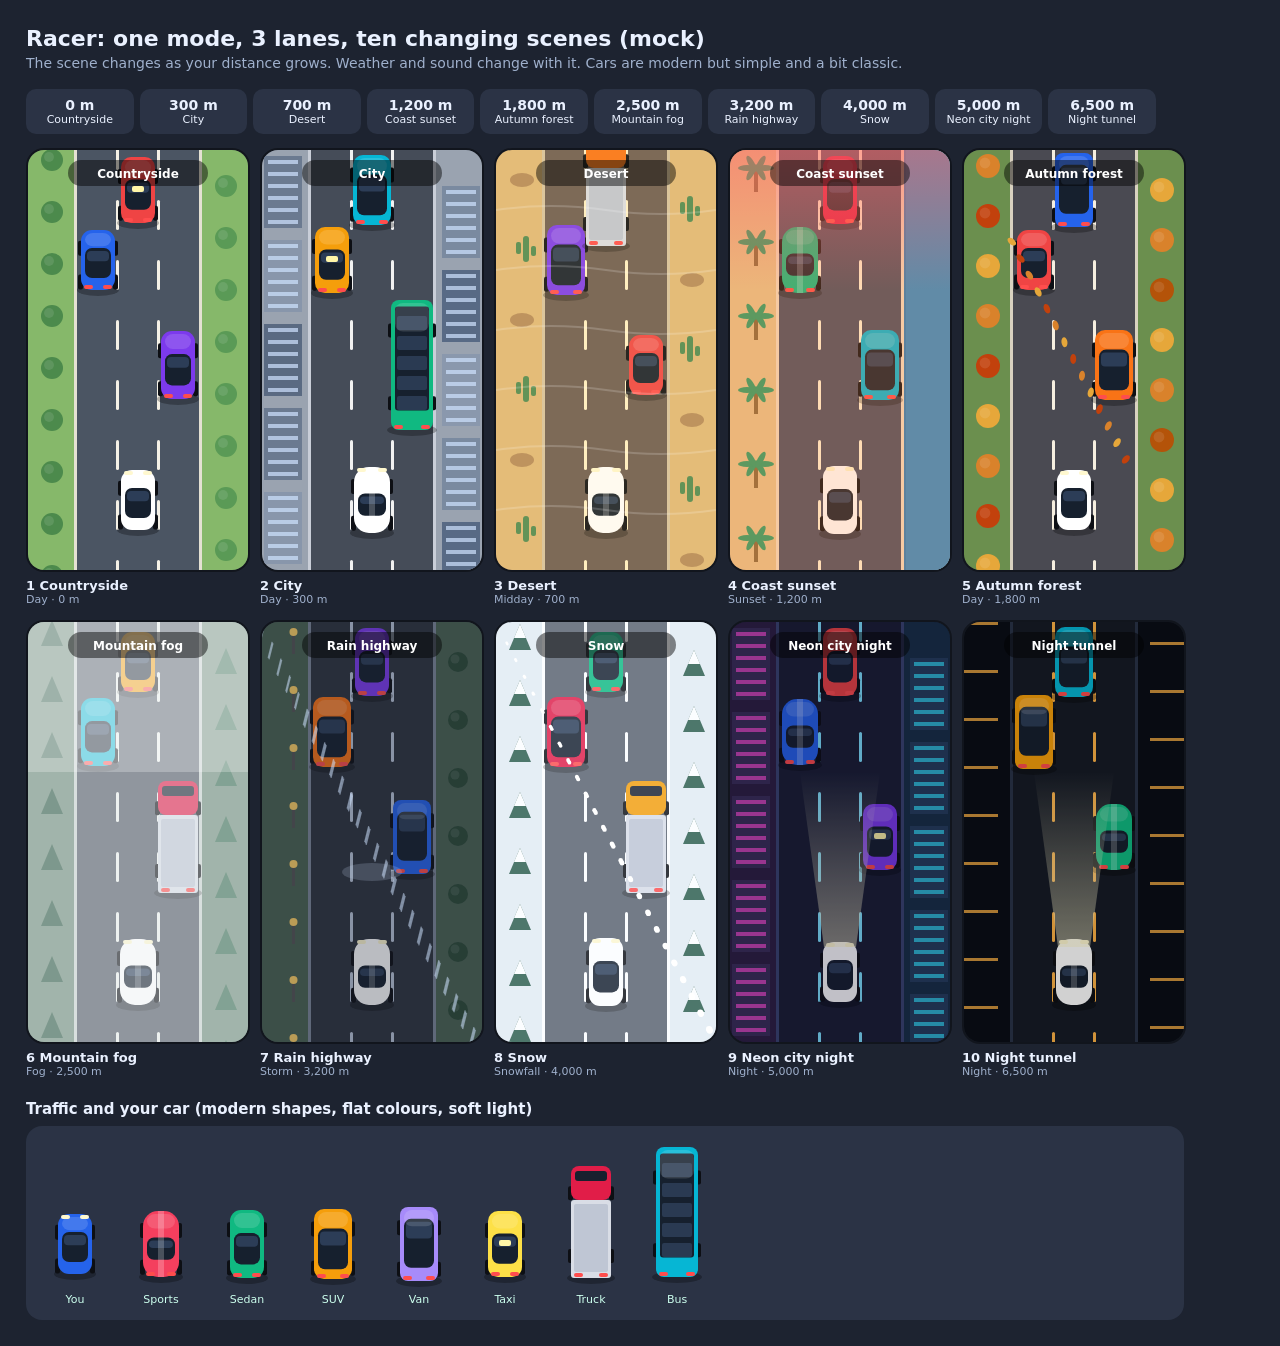
<file: docs/mockups/racer-worlds.html>
<!doctype html><html><head><meta charset="utf-8"><title>Racer worlds</title>
<style>
body{margin:0;background:#1d2330;color:#eaf1ff;font-family:system-ui,Segoe UI,Roboto,sans-serif;padding:26px;width:1180px}
h1{font-size:22px;margin:0 0 4px}p.sub{margin:0 0 18px;color:#9fb0cc;font-size:14px}
.grid{display:grid;grid-template-columns:repeat(5,220px);gap:14px}
.sc{width:220px}.sc .v{width:220px;height:420px;border-radius:18px;overflow:hidden;position:relative;border:2px solid #0006}
.sc .t{font-size:13px;font-weight:700;margin-top:6px}.sc .d{font-size:11px;color:#9fb0cc}
.sec{font-weight:700;margin:22px 0 8px;font-size:15px}
.cars{display:flex;gap:16px;background:#2b3345;border-radius:16px;padding:14px;align-items:flex-end;width:1130px}
.cars div{text-align:center;font-size:11px;color:#cfe}
.strip{display:flex;gap:6px;margin:6px 0 14px;width:1130px}.strip span{flex:1;background:#2b3345;border-radius:10px;padding:8px 4px;text-align:center;font-size:11px}.strip b{display:block;font-size:14px}
</style></head><body>
<h1>Racer: one mode, 3 lanes, ten changing scenes (mock)</h1><p class="sub">The scene changes as your distance grows. Weather and sound change with it. Cars are modern but simple and a bit classic.</p>
<div class="strip" id="st"></div>
<div class="grid" id="g"></div>
<div class="sec">Traffic and your car (modern shapes, flat colours, soft light)</div>
<div class="cars" id="cars"></div>
<script>
const W=220,H=420,L=[88,110,132].map((x,i)=>[70,110,150][i]);
function car(x,y,col,k,o={}){
  const t={hatch:{w:34,h:60,r:11,cab:[.30,.50]},sedan:{w:34,h:68,r:11,cab:[.34,.46]},suv:{w:38,h:70,r:10,cab:[.28,.58]},sport:{w:36,h:66,r:15,cab:[.40,.34]},van:{w:38,h:74,r:8,cab:[.16,.66]},truck:{w:40,h:112,r:7,cab:[.06,.2]},taxi:{w:34,h:66,r:10,cab:[.34,.46]},bus:{w:42,h:130,r:8,cab:[.05,.8]}}[k];
  const w=t.w,h=t.h;let s=`<g ${o.rot?`transform="rotate(${o.rot} ${x} ${y})"`:''}>`;
  s+=`<ellipse cx="${x}" cy="${y+h/2}" rx="${w/2+4}" ry="6" fill="#000" opacity=".28"/>`;
  [[-1,.18],[1,.18],[-1,.74],[1,.74]].forEach(([sx,f])=>s+=`<rect x="${x+sx*(w/2)-(sx<0?3:2)}" y="${y-h/2+h*f}" width="5" height="${k==='bus'||k==='truck'?14:15}" rx="2" fill="#0d0f14"/>`);
  if(k==='truck'){s+=`<rect x="${x-w/2}" y="${y-h/2+34}" width="${w}" height="${h-34}" rx="3" fill="#d9dde6"/><rect x="${x-w/2+3}" y="${y-h/2+38}" width="${w-6}" height="${h-44}" rx="2" fill="#bfc6d4"/><rect x="${x-w/2}" y="${y-h/2}" width="${w}" height="34" rx="8" fill="${col}"/><rect x="${x-w/2+4}" y="${y-h/2+5}" width="${w-8}" height="10" rx="3" fill="#18202e"/>`;}
  else {s+=`<rect x="${x-w/2}" y="${y-h/2}" width="${w}" height="${h}" rx="${t.r}" fill="${col}"/>`;
  s+=`<rect x="${x-w/2+4}" y="${y-h/2+h*t.cab[0]}" width="${w-8}" height="${h*t.cab[1]}" rx="${k==='bus'?3:7}" fill="#16202e"/>`;
  if(k==='bus') for(let i=0;i<5;i++) s+=`<rect x="${x-w/2+6}" y="${y-h/2+16+i*20}" width="${w-12}" height="14" rx="2" fill="#2a3a52"/>`;
  else s+=`<rect x="${x-w/2+6}" y="${y-h/2+h*t.cab[0]+3}" width="${w-12}" height="${h*t.cab[1]*0.34}" rx="4" fill="#2c3d57"/>`;
  s+=`<rect x="${x-w/2+4}" y="${y-h/2+3}" width="${w-8}" height="${h*0.22}" rx="8" fill="#fff" opacity=".14"/>`;
  if(k==='taxi') s+=`<rect x="${x-6}" y="${y-4}" width="12" height="6" rx="2" fill="#fff6a8"/>`;
  if(k==='sport') s+=`<rect x="${x-3}" y="${y-h/2}" width="6" height="${h}" fill="#fff" opacity=".22"/>`;}
  // lights
  if(o.head) s+=`<rect x="${x-w/2+3}" y="${y-h/2+1}" width="9" height="4" rx="2" fill="#fff8cf"/><rect x="${x+w/2-12}" y="${y-h/2+1}" width="9" height="4" rx="2" fill="#fff8cf"/>`;
  else s+=`<rect x="${x-w/2+3}" y="${y+h/2-5}" width="9" height="4" rx="2" fill="#ff4d4d"/><rect x="${x+w/2-12}" y="${y+h/2-5}" width="9" height="4" rx="2" fill="#ff4d4d"/>`;
  return s+'</g>';
}
// each scene: sky/ground colours, roadside draw, overlay
const rnd=(i,a)=>((i*9301+49297+a*233)%233280)/233280;
const tree=(x,y,c,r=11)=>`<circle cx="${x}" cy="${y}" r="${r}" fill="${c}"/><circle cx="${x-3}" cy="${y-3}" r="${r*.45}" fill="#fff" opacity=".1"/>`;
const pine=(x,y,c,snow)=>`<polygon points="${x},${y-18} ${x+11},${y+8} ${x-11},${y+8}" fill="${c}"/>${snow?`<polygon points="${x},${y-18} ${x+6},${y-4} ${x-6},${y-4}" fill="#fff"/>`:''}`;
const cactus=(x,y)=>`<rect x="${x-3}" y="${y-14}" width="6" height="26" rx="3" fill="#4d8a52"/><rect x="${x-10}" y="${y-8}" width="5" height="12" rx="2" fill="#4d8a52"/><rect x="${x+5}" y="${y-4}" width="5" height="10" rx="2" fill="#4d8a52"/>`;
const palm=(x,y)=>`<rect x="${x-2}" y="${y-4}" width="4" height="22" fill="#8a6a3c"/>${[0,60,120,180,240,300].map(a=>`<ellipse cx="${x+Math.cos(a*Math.PI/180)*9}" cy="${y-6+Math.sin(a*Math.PI/180)*5}" rx="9" ry="3" fill="#2f9e6a" transform="rotate(${a} ${x+Math.cos(a*Math.PI/180)*9} ${y-6+Math.sin(a*Math.PI/180)*5})"/>`).join('')}`;
const bld=(x,y,w,h,c,lit)=>`<rect x="${x}" y="${y}" width="${w}" height="${h}" fill="${c}"/>`+(lit?Array.from({length:Math.floor(h/12)},(_,i)=>`<rect x="${x+4}" y="${y+4+i*12}" width="${w-8}" height="4" fill="${lit}" opacity=".7"/>`).join(''):'');
const rock=(x,y,c)=>`<ellipse cx="${x}" cy="${y}" rx="12" ry="7" fill="${c}"/>`;
const post=(x,y,c)=>`<rect x="${x}" y="${y}" width="3" height="22" fill="#555"/><circle cx="${x+1.5}" cy="${y}" r="4" fill="${c}"/>`;
const scenes=[
 {n:'1  Countryside',d:'Day · 0 m',g:'#86b86a',a:'#4b5563',e:'#e5e1d3',l:'#f5f1e6',dec:(s)=>{for(let i=0;i<9;i++){s.push(tree(24,i*52+10,'#4c8a4c'),tree(198,i*52+36,'#5a9a56'))}},sky:null,veh:['hatch','sedan','taxi']},
 {n:'2  City',d:'Day · 300 m',g:'#9aa3b0',a:'#454c58',e:'#c9ced8',l:'#f1f1f1',dec:(s)=>{for(let i=0;i<5;i++){s.push(bld(2,i*84+6,38,72,['#6b7a90','#8896ab','#5a6a82'][i%3],'#cfe3ff'),bld(180,i*84+36,38,72,['#7a8aa0','#586a85','#8a98ad'][i%3],'#cfe3ff'))}},sky:null,veh:['taxi','bus','suv']},
 {n:'3  Desert',d:'Midday · 700 m',g:'#e0b878',a:'#6b5b52',e:'#d6c3a0',l:'#fff1c8',dec:(s)=>{for(let i=0;i<6;i++){s.push(i%2?cactus(30,i*70+30):rock(26,i*70+30,'#b58a5a'),i%2?rock(196,i*70+60,'#b58a5a'):cactus(194,i*70+60))}},sky:'heat',veh:['suv','hatch','truck']},
 {n:'4  Coast sunset',d:'Sunset · 1,200 m',g:'#e7c28b',a:'#4a4f63',e:'#f3dcc0',l:'#fff3d6',dec:(s)=>{s.push(`<rect x="170" y="0" width="50" height="420" fill="#2d7fb8"/><rect x="176" y="0" width="44" height="420" fill="#3b95cf" opacity=".6"/>`);for(let i=0;i<6;i++)s.push(palm(26,i*74+24))},sky:'sunset',veh:['sport','suv','sedan']},
 {n:'5  Autumn forest',d:'Day · 1,800 m',g:'#6b8f4e',a:'#4a4a52',e:'#d9d2c0',l:'#f6efe0',dec:(s)=>{for(let i=0;i<9;i++){s.push(tree(24,i*50+16,['#d9822b','#c2410c','#e6a73a'][i%3],12),tree(198,i*50+40,['#e6a73a','#d9822b','#b45309'][i%3],12))}},sky:'leaves',veh:['hatch','suv','van']},
 {n:'6  Mountain fog',d:'Fog · 2,500 m',g:'#6d8a78',a:'#4f5662',e:'#cbd3d0',l:'#eef2ee',dec:(s)=>{for(let i=0;i<8;i++){s.push(pine(24,i*56+16,'#2f5a45'),pine(198,i*56+44,'#376a50'))}},sky:'fog',veh:['sedan','truck','hatch']},
 {n:'7  Rain highway',d:'Storm · 3,200 m',g:'#4b6252',a:'#2e333e',e:'#7d8798',l:'#b9c4d6',dec:(s)=>{for(let i=0;i<8;i++){s.push(post(30,i*58+10,'#ffd166'),tree(196,i*58+40,'#2c4a37',10))}},sky:'rain',veh:['suv','van','sedan']},
 {n:'8  Snow',d:'Snowfall · 4,000 m',g:'#e4ecf3',a:'#59606c',e:'#ffffff',l:'#ffffff',dec:(s)=>{for(let i=0;i<8;i++){s.push(pine(24,i*56+20,'#2b5b4a',1),pine(198,i*56+46,'#2b5b4a',1))}},sky:'snow',veh:['suv','truck','hatch']},
 {n:'9  Neon city night',d:'Night · 5,000 m',g:'#141a2e',a:'#1a1f33',e:'#3a4570',l:'#7fe3ff',dec:(s)=>{for(let i=0;i<5;i++){s.push(bld(2,i*84+6,38,72,'#222a48','#ff4fd8'),bld(180,i*84+36,38,72,'#222a48','#35e6ff'))}},sky:'neon',veh:['sport','taxi','sedan'],night:1},
 {n:'10  Night tunnel',d:'Night · 6,500 m',g:'#0a0d16',a:'#161b26',e:'#2a3348',l:'#ffb347',dec:(s)=>{for(let i=0;i<9;i++){s.push(`<rect x="0" y="${i*48}" width="34" height="3" fill="#ffb347" opacity=".8"/><rect x="186" y="${i*48+20}" width="34" height="3" fill="#ffb347" opacity=".8"/>`)}},sky:'tunnel',veh:['van','sport','suv'],night:1}
];
const cols=['#e11d48','#2563eb','#f59e0b','#7c3aed','#10b981','#ef4444','#06b6d4','#f97316'];
function scene(sc,idx){
  let s=`<rect width="${W}" height="${H}" fill="${sc.g}"/>`;
  const dec=[];sc.dec(dec);s+=dec.join('');
  s+=`<rect x="46" y="0" width="128" height="${H}" fill="${sc.a}"/><rect x="46" y="0" width="3" height="${H}" fill="${sc.e}"/><rect x="171" y="0" width="3" height="${H}" fill="${sc.e}"/>`;
  for(let i=0;i<8;i++){const y=i*60-10;s+=`<rect x="88" y="${y}" width="3" height="30" rx="1.5" fill="${sc.l}"/><rect x="129" y="${y}" width="3" height="30" rx="1.5" fill="${sc.l}"/>`}
  const [a,b,c]=sc.veh;
  s+=car(70,110,cols[(idx+1)%8],a,{});s+=car(150,215,cols[(idx+3)%8],b,{});s+=car(110,40,cols[(idx+5)%8],c,{});
  s+=car(110,350,'#ffffff',['hatch','sport','sport','sedan'][idx%4],{head:1});
  if(sc.night) s+=`<defs><linearGradient id="hl${idx}" x1="0" y1="1" x2="0" y2="0"><stop offset="0" stop-color="#fff8cf" stop-opacity=".5"/><stop offset="1" stop-color="#fff8cf" stop-opacity="0"/></linearGradient></defs><polygon points="94,325 126,325 150,150 70,150" fill="url(#hl${idx})"/>`;
  // overlays
  const o=sc.sky;
  if(o==='sunset') s+=`<rect width="${W}" height="${H}" fill="#ff8a3d" opacity=".22"/><rect width="${W}" height="140" fill="url(#sun)"/><defs><linearGradient id="sun" x1="0" y1="0" x2="0" y2="1"><stop offset="0" stop-color="#ff5f6d" stop-opacity=".45"/><stop offset="1" stop-color="#ff5f6d" stop-opacity="0"/></linearGradient></defs>`;
  if(o==='heat') s+=`<rect width="${W}" height="${H}" fill="#ffd27a" opacity=".12"/>`+Array.from({length:6},(_,i)=>`<path d="M0 ${60+i*60} q55 -8 110 0 t110 0" stroke="#fff" stroke-opacity=".18" stroke-width="2" fill="none"/>`).join('');
  if(o==='fog') s+=`<rect width="${W}" height="${H}" fill="#e9eef0" opacity=".42"/><rect width="${W}" height="150" fill="#fff" opacity=".25"/>`;
  if(o==='rain') s+=`<rect width="${W}" height="${H}" fill="#1b2433" opacity=".3"/>`+Array.from({length:70},(_,i)=>{const x=rnd(i,1)*W,y=rnd(i,2)*H;return `<line x1="${x}" y1="${y}" x2="${x-4}" y2="${y+16}" stroke="#cfe3ff" stroke-opacity=".5" stroke-width="1.3"/>`}).join('')+`<ellipse cx="110" cy="250" rx="30" ry="9" fill="#cfe3ff" opacity=".18"/>`;
  if(o==='snow') s+=`<rect width="${W}" height="${H}" fill="#e8f1ff" opacity=".18"/>`+Array.from({length:60},(_,i)=>`<circle cx="${rnd(i,3)*W}" cy="${rnd(i,4)*H}" r="${1.2+rnd(i,5)*2}" fill="#fff"/>`).join('');
  if(o==='leaves') s+=Array.from({length:14},(_,i)=>`<ellipse cx="${rnd(i,6)*W}" cy="${rnd(i,7)*H}" rx="5" ry="3" fill="${['#e6a73a','#c2410c','#d9822b'][i%3]}" transform="rotate(${rnd(i,8)*180} ${rnd(i,6)*W} ${rnd(i,7)*H})"/>`).join('');
  if(o==='neon') s+=`<rect width="${W}" height="${H}" fill="#0a0420" opacity=".25"/><rect x="0" y="0" width="46" height="${H}" fill="#ff4fd8" opacity=".08"/><rect x="174" y="0" width="46" height="${H}" fill="#35e6ff" opacity=".08"/>`;
  if(o==='tunnel') s+=`<rect width="${W}" height="${H}" fill="#000" opacity=".18"/>`;
  if(o!=='fog'&&o!=='rain'&&o!=='snow'&&o!=='tunnel') s+=`<rect width="${W}" height="${H}" fill="#000" opacity="0"/>`;
  s+=`<g font-family="system-ui" font-weight="700"><rect x="40" y="10" width="140" height="26" rx="13" fill="#0007"/><text x="110" y="28" font-size="12" fill="#fff" text-anchor="middle">${sc.n.replace(/^\d+\s+/,'')}</text></g>`;
  return `<svg viewBox="0 0 ${W} ${H}" width="${W}" height="${H}">${s}</svg>`;
}
document.getElementById('g').innerHTML=scenes.map((sc,i)=>`<div class="sc"><div class="v">${scene(sc,i)}</div><div class="t">${sc.n}</div><div class="d">${sc.d}</div></div>`).join('');
document.getElementById('st').innerHTML=scenes.map(sc=>`<span><b>${sc.d.split('· ')[1]}</b>${sc.n.replace(/^\d+\s+/,'')}</span>`).join('');
const lineup=[['hatch','#2563eb','You'],['sport','#f43f5e','Sports'],['sedan','#10b981','Sedan'],['suv','#f59e0b','SUV'],['van','#a78bfa','Van'],['taxi','#fde047','Taxi'],['truck','#e11d48','Truck'],['bus','#06b6d4','Bus']];
document.getElementById('cars').innerHTML=lineup.map(([k,c,n],i)=>`<div><svg viewBox="0 0 70 ${k==='bus'?150:k==='truck'?130:90}" width="70" height="${k==='bus'?150:k==='truck'?130:90}">${car(35,k==='bus'?72:k==='truck'?62:44,c,k,{head:i===0})}</svg><br>${n}</div>`).join('');
</script></body></html>
</file>
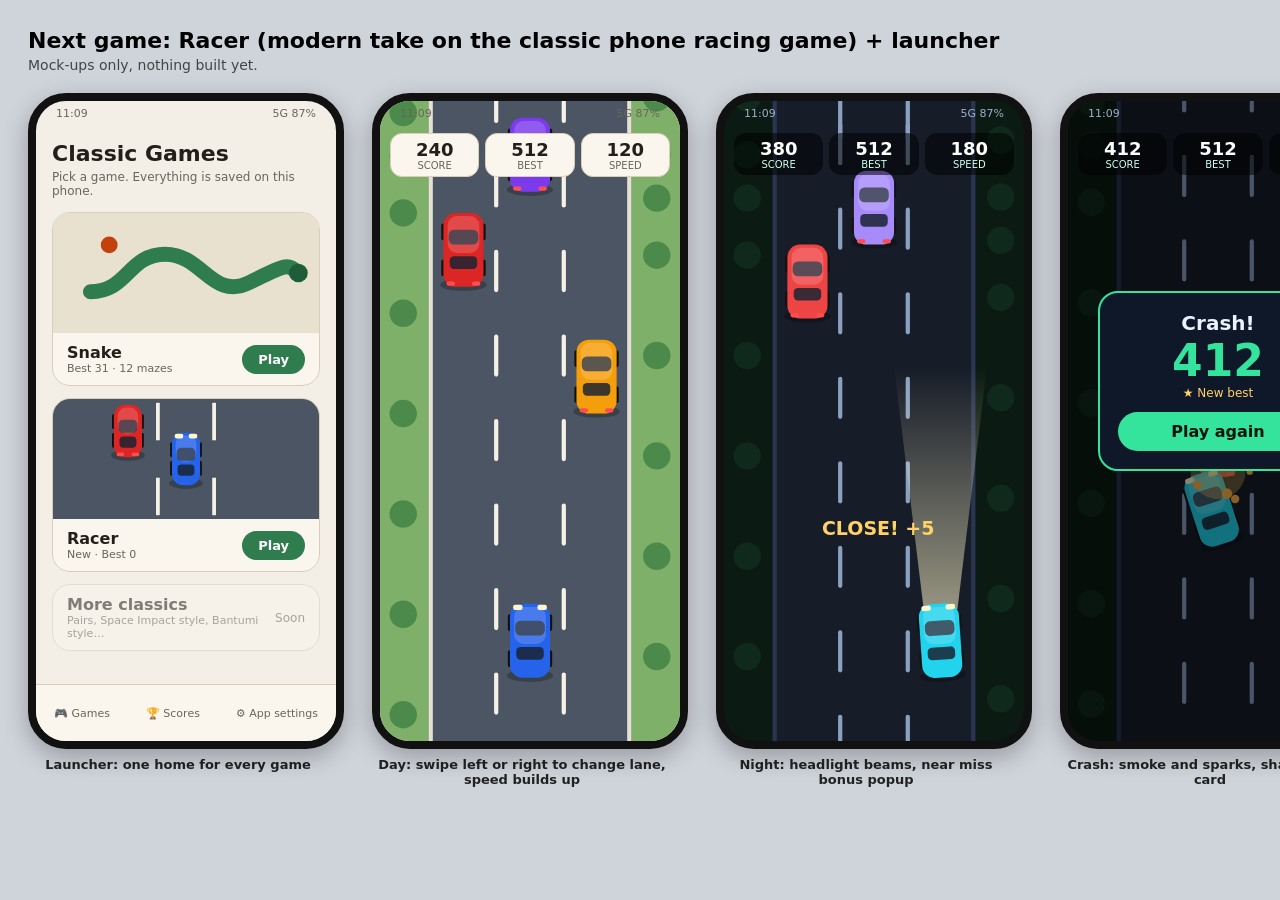
<file: docs/mockups/racer.html>
<!doctype html><html><head><meta charset="utf-8"><title>Racer mocks</title>
<style>
body{margin:0;background:#cfd3da;font-family:system-ui,Segoe UI,Roboto,sans-serif;padding:28px;width:1360px}
h1{font-size:22px;margin:0 0 4px}p.sub{margin:0 0 20px;color:#444;font-size:14px}
.row{display:flex;gap:28px;align-items:flex-start}
.ph{width:300px;height:640px;border-radius:38px;border:8px solid #111;overflow:hidden;position:relative;box-shadow:0 8px 24px #0004}
.cap{width:300px;text-align:center;font-size:13px;margin-top:8px;color:#222;font-weight:600}
.light{--bg:#f3efe7;--card:#faf6ee;--ink:#231f1a;--mut:#6b645a;--line:#d9cfb8;--acc:#2f7d4f}
.dark{--bg:#070d18;--card:#0e1829;--ink:#eaf1ff;--mut:#9fb0cc;--line:#14233a;--acc:#34e39c}
.ph{background:var(--bg);color:var(--ink)}
.sb{position:absolute;top:0;left:0;right:0;height:26px;font-size:11px;padding:6px 20px;display:flex;justify-content:space-between;color:var(--mut);z-index:5}
.hud{position:absolute;left:10px;right:10px;top:32px;display:flex;gap:6px;z-index:4}
.hud div{flex:1;background:#0008;color:#cfe;border-radius:12px;text-align:center;padding:5px 0;font-size:10px}
.light .hud div{background:var(--card);color:var(--mut);border:1px solid var(--line)}
.hud b{display:block;font-size:18px;color:#fff}.light .hud b{color:var(--ink)}
.road{position:absolute;inset:0}
.hd{padding:40px 16px 0}.hd h2{margin:0 0 4px;font-size:22px}.hd p{margin:0 0 14px;color:var(--mut);font-size:12px}
.card{background:var(--card);border:1px solid var(--line);border-radius:18px;margin-bottom:12px;overflow:hidden}
.card .art{height:120px;position:relative}
.card .meta{padding:10px 14px;display:flex;justify-content:space-between;align-items:center}
.card b{font-size:16px}.card small{display:block;color:var(--mut);font-size:11px}
.play{background:var(--acc);color:#fff;border-radius:999px;padding:7px 16px;font-weight:700;font-size:13px}.dark .play{color:#04140c}
.soon{opacity:.55}
.tabs{position:absolute;bottom:0;left:0;right:0;height:56px;background:var(--card);border-top:1px solid var(--line);display:flex;justify-content:space-around;align-items:center;font-size:11px;color:var(--mut)}
</style></head><body>
<h1>Next game: Racer (modern take on the classic phone racing game) + launcher</h1><p class="sub">Mock-ups only, nothing built yet.</p>
<div class="row" id="r"></div>
<script>
const W=284,H=624;
function car(x,y,col,o={}){ // top-down car, centred x,y ; size 38x70
  const w=o.w||38,h=o.h||70; const tail=o.rear?`<rect x="${x-w/2+3}" y="${y+h/2-5}" width="8" height="4" rx="2" fill="#ff4d4d"/><rect x="${x+w/2-11}" y="${y+h/2-5}" width="8" height="4" rx="2" fill="#ff4d4d"/>`:'';
  const head=o.head?`<rect x="${x-w/2+3}" y="${y-h/2+1}" width="9" height="5" rx="2" fill="#fff6c8"/><rect x="${x+w/2-12}" y="${y-h/2+1}" width="9" height="5" rx="2" fill="#fff6c8"/>`:'';
  return `<g transform="rotate(${o.rot||0} ${x} ${y})"><ellipse cx="${x}" cy="${y+h/2-2}" rx="${w/2+3}" ry="6" fill="#000" opacity=".25"/>
  <rect x="${x-w/2-2}" y="${y-h/2+10}" width="5" height="16" rx="2" fill="#111"/><rect x="${x+w/2-3}" y="${y-h/2+10}" width="5" height="16" rx="2" fill="#111"/>
  <rect x="${x-w/2-2}" y="${y+h/2-26}" width="5" height="16" rx="2" fill="#111"/><rect x="${x+w/2-3}" y="${y+h/2-26}" width="5" height="16" rx="2" fill="#111"/>
  <rect x="${x-w/2}" y="${y-h/2}" width="${w}" height="${h}" rx="12" fill="${col}"/>
  <rect x="${x-w/2+5}" y="${y-h/2+16}" width="${w-10}" height="14" rx="5" fill="#1b2433" opacity=".85"/>
  <rect x="${x-w/2+6}" y="${y+6}" width="${w-12}" height="12" rx="4" fill="#1b2433" opacity=".85"/>
  <rect x="${x-w/2+4}" y="${y-h/2+3}" width="${w-8}" height="${h/2}" rx="9" fill="#fff" opacity=".16"/>${tail}${head}</g>`;
}
function road(night,extra,shift=0){
  const grass=night?'#0b1a12':'#7fb069', asph=night?'#161c28':'#4b5563', line=night?'#8aa0c0':'#f5f1e6', edge=night?'#2a3550':'#e5e1d3';
  let s=`<rect width="${W}" height="${H}" fill="${grass}"/>`;
  // trees / roadside
  for(let i=0;i<8;i++){const y=(i*95+shift)%H; s+=`<circle cx="22" cy="${y}" r="13" fill="${night?'#0f2a1c':'#4c8a4c'}"/><circle cx="262" cy="${(y+40)%H}" r="13" fill="${night?'#0f2a1c':'#4c8a4c'}"/>`}
  s+=`<rect x="46" y="0" width="192" height="${H}" fill="${asph}"/><rect x="46" y="0" width="4" height="${H}" fill="${edge}"/><rect x="234" y="0" width="4" height="${H}" fill="${edge}"/>`;
  for(let i=0;i<9;i++){const y=(i*80+shift)%(H+40)-30; s+=`<rect x="108" y="${y}" width="4" height="40" rx="2" fill="${line}"/><rect x="172" y="${y}" width="4" height="40" rx="2" fill="${line}"/>`}
  return s+extra;
}
const lane=(i)=>77+i*64; // 3 lanes inside the road: centres 77..205 -> shift
const L=[79,142,205];
function ph(theme,body,cap){return `<div><div class="ph ${theme}"><div class="sb"><span>11:09</span><span>5G 87%</span></div>${body}</div><div class="cap">${cap}</div></div>`}
const hud=(a,b,c)=>`<div class="hud"><div><b>${a}</b>SCORE</div><div><b>${b}</b>BEST</div><div><b>${c}</b>SPEED</div></div>`;
let r='';
// launcher
r+=ph('light',`<div class="hd"><h2>Classic Games</h2><p>Pick a game. Everything is saved on this phone.</p>
<div class="card"><div class="art" style="background:#e9e1cf"><svg viewBox="0 0 284 120" width="100%" height="120"><path d="M40 80 C80 80 80 40 120 40 S170 90 210 70 S250 50 262 60" fill="none" stroke="#2f7d4f" stroke-width="16" stroke-linecap="round"/><circle cx="262" cy="60" r="10" fill="#1f5c38"/><circle cx="60" cy="30" r="9" fill="#c2410c"/></svg></div><div class="meta"><div><b>Snake</b><small>Best 31 · 12 mazes</small></div><span class="play">Play</span></div></div>
<div class="card"><div class="art" style="background:#4b5563"><svg viewBox="0 0 284 120" width="100%" height="120"><rect x="110" y="0" width="4" height="40" fill="#f5f1e6"/><rect x="170" y="0" width="4" height="40" fill="#f5f1e6"/><rect x="110" y="80" width="4" height="40" fill="#f5f1e6"/><rect x="170" y="80" width="4" height="40" fill="#f5f1e6"/>${car(142,60,'#2563eb',{w:30,h:56,head:1})}${car(80,30,'#dc2626',{w:30,h:56,rear:1})}</svg></div><div class="meta"><div><b>Racer</b><small>New · Best 0</small></div><span class="play">Play</span></div></div>
<div class="card soon"><div class="meta"><div><b>More classics</b><small>Pairs, Space Impact style, Bantumi style…</small></div><span style="color:var(--mut);font-size:12px">Soon</span></div></div></div>
<div class="tabs"><span>🎮 Games</span><span>🏆 Scores</span><span>⚙ App settings</span></div>`,'Launcher: one home for every game');
// day gameplay
r+=ph('light',hud(240,512,'120')+`<svg class="road" viewBox="0 0 ${W} ${H}" preserveAspectRatio="xMidYMid slice" style="top:0;position:absolute;left:0;width:100%;height:100%">${road(false,
 car(L[0],150,'#dc2626',{rear:1})+car(L[2],270,'#f59e0b',{rear:1})+car(L[1],60,'#7c3aed',{rear:1})+car(L[1],520,'#2563eb',{head:1}),20)}</svg>`,'Day: swipe left or right to change lane, speed builds up');
// night + near miss
r+=ph('dark',hud(380,512,'180')+`<svg class="road" viewBox="0 0 ${W} ${H}" preserveAspectRatio="xMidYMid slice" style="position:absolute;left:0;top:0;width:100%;height:100%">${road(true,
 `<defs><linearGradient id="hl" x1="0" y1="1" x2="0" y2="0"><stop offset="0" stop-color="#fff6c8" stop-opacity=".55"/><stop offset="1" stop-color="#fff6c8" stop-opacity="0"/></linearGradient></defs><polygon points="${L[2]-16},490 ${L[2]+16},490 ${L[2]+44},260 ${L[2]-44},260" fill="url(#hl)"/>`+
 car(L[0],180,'#ef4444',{rear:1})+car(L[1],110,'#a78bfa',{rear:1})+car(L[2],520,'#22d3ee',{head:1,rot:-4})+`<text x="${L[1]+4}" y="420" fill="#ffd166" font-size="18" font-weight="800" text-anchor="middle">CLOSE! +5</text>`,60)}</svg>`,'Night: headlight beams, near miss bonus popup');
// crash
r+=ph('dark',hud(412,512,'0')+`<svg class="road" viewBox="0 0 ${W} ${H}" style="position:absolute;left:0;top:0;width:100%;height:100%" preserveAspectRatio="xMidYMid slice">${road(true,
 car(L[1],330,'#ef4444',{rear:1})+car(L[1]-6,395,'#22d3ee',{head:1,rot:-18})+
 `<circle cx="${L[1]}" cy="360" r="26" fill="#ffd166" opacity=".35"/>`+[0,1,2,3,4,5,6,7].map(i=>`<circle cx="${L[1]+Math.cos(i)*30}" cy="${360+Math.sin(i*1.7)*26}" r="${3+(i%3)}" fill="#ffb347"/>`).join('')+
 `<circle cx="${L[1]+8}" cy="318" r="12" fill="#888" opacity=".5"/><circle cx="${L[1]+16}" cy="298" r="16" fill="#777" opacity=".35"/>`,10)}</svg>
 <div style="position:absolute;inset:0;background:#0007"></div><div style="position:absolute;left:30px;right:30px;top:190px;background:var(--card);border:2px solid var(--acc);border-radius:20px;padding:18px;text-align:center"><div style="font-size:20px;font-weight:700">Crash!</div><div style="font-size:44px;font-weight:800;color:var(--acc)">412</div><div style="color:#ffd166;font-size:12px">★ New best</div><div style="margin-top:12px;background:var(--acc);color:#04140c;border-radius:999px;padding:10px;font-weight:700">Play again</div></div>`,'Crash: smoke and sparks, shake, score card');
document.getElementById('r').innerHTML=r;
</script></body></html>
</file>
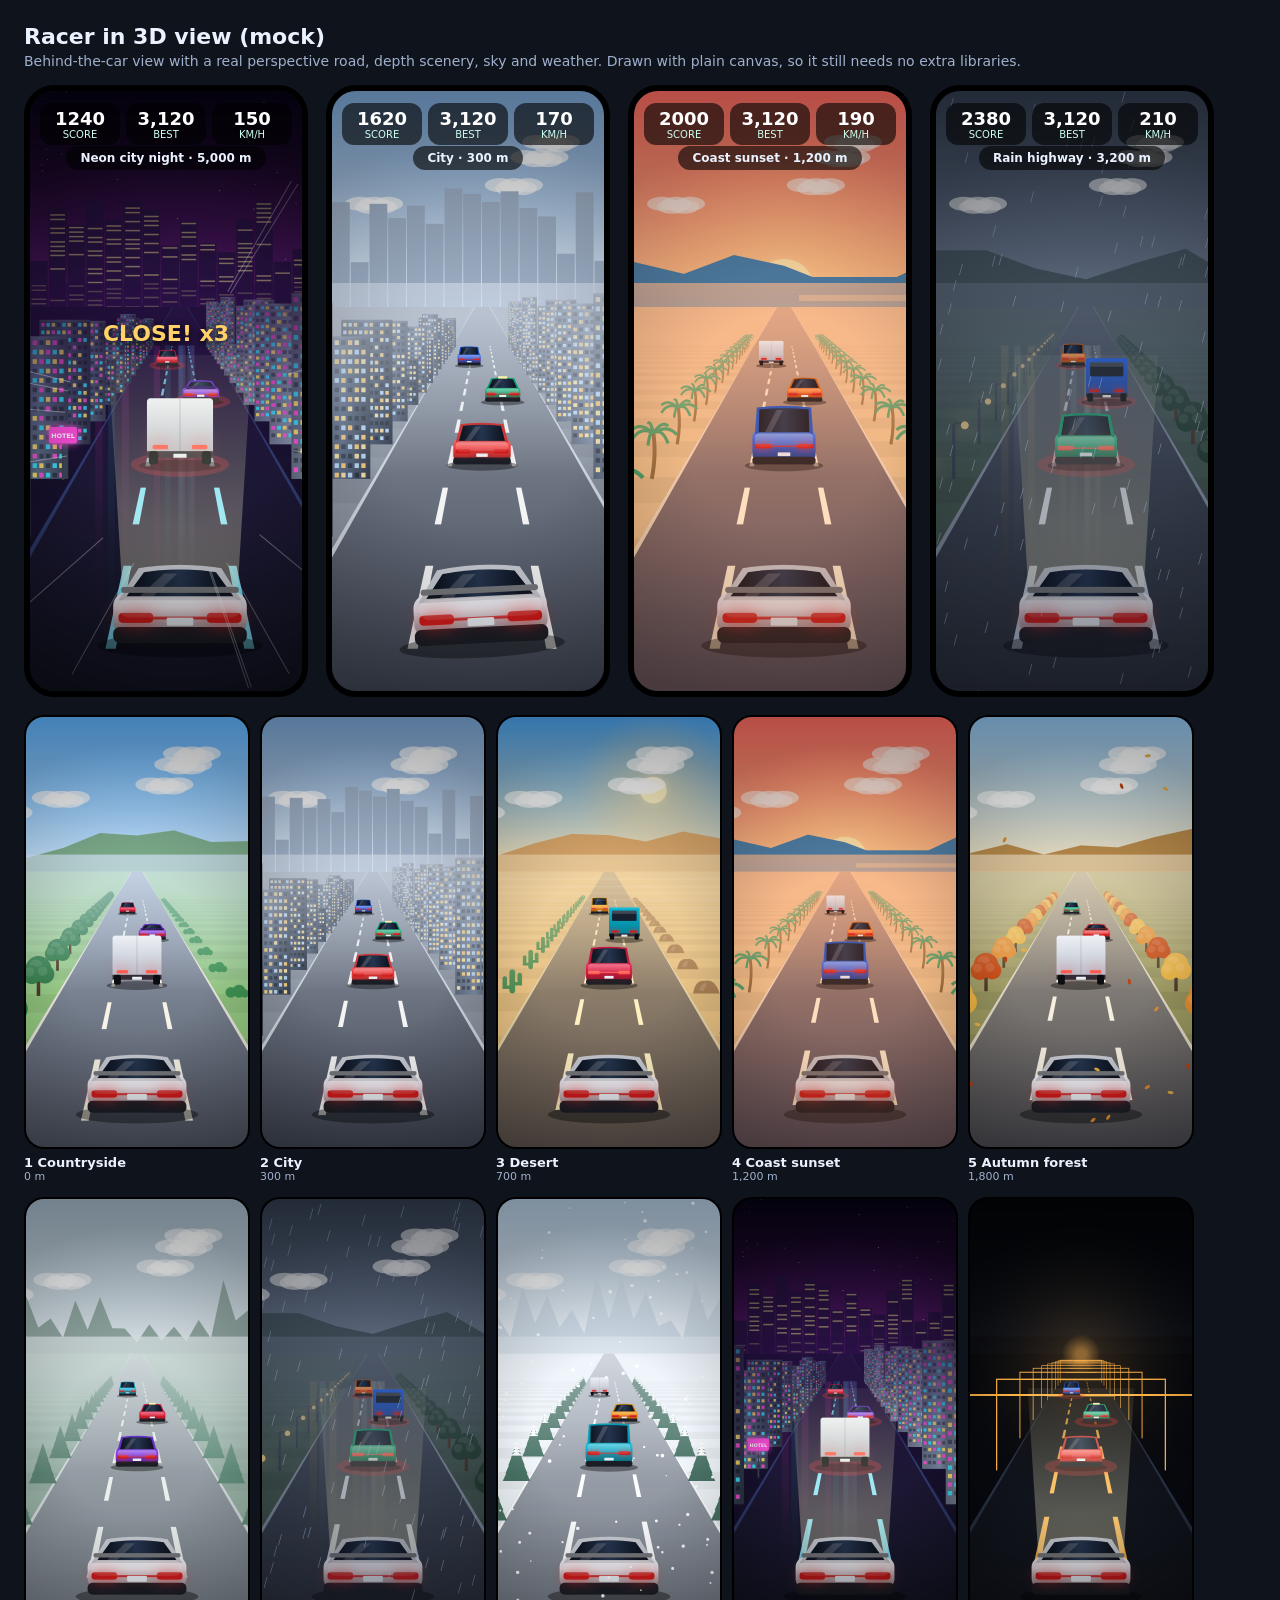
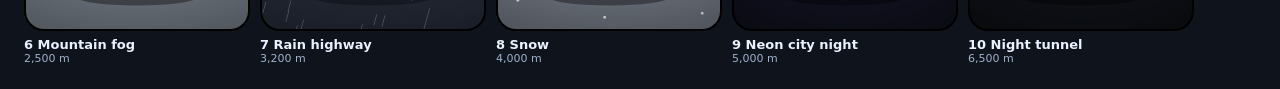
<file: docs/mockups/racer3d.html>
<!doctype html><html><head><meta charset="utf-8"><title>Racer 3D mocks</title>
<style>
body{margin:0;background:#0f131c;color:#eaf1ff;font-family:system-ui,Segoe UI,Roboto,sans-serif;padding:24px;width:1190px}
h1{font-size:22px;margin:0 0 4px}p.sub{margin:0 0 16px;color:#9fb0cc;font-size:14px}
.grid{display:grid;grid-template-columns:repeat(5,222px);gap:14px}
.sc .v{width:222px;height:430px;border-radius:20px;overflow:hidden;border:2px solid #000a;background:#000}
canvas{width:222px;height:430px;display:block}
.t{font-size:13px;font-weight:700;margin-top:6px}.d{font-size:11px;color:#9fb0cc}
.big{display:flex;gap:18px;margin-bottom:18px}.big .v{width:300px;height:600px;border-radius:30px;overflow:hidden;border:6px solid #000;position:relative}.big canvas{width:300px;height:600px}
.hud{position:absolute;left:10px;right:10px;top:12px;display:flex;gap:6px;font-size:10px;color:#cfe}.hud div{flex:1;background:#0009;border-radius:12px;padding:5px 0;text-align:center}.hud b{display:block;font-size:18px;color:#fff}
.pop{position:absolute;left:0;right:0;top:230px;text-align:center;font-weight:800;font-size:22px;color:#ffd166;text-shadow:0 2px 8px #000}
.zone{position:absolute;left:0;right:0;top:56px;text-align:center}.zone span{background:#0009;border-radius:999px;padding:5px 14px;font-size:12px;font-weight:700}
</style></head><body>
<h1>Racer in 3D view (mock)</h1><p class="sub">Behind-the-car view with a real perspective road, depth scenery, sky and weather. Drawn with plain canvas, so it still needs no extra libraries.</p>
<div class="big" id="big"></div>
<div class="grid" id="g"></div>
<script>
const TAU=Math.PI*2;
function rnd(i,a){const x=Math.sin(i*127.1+a*311.7)*43758.5453;return x-Math.floor(x)}
function lerp(a,b,t){return a+(b-a)*t}
function mix(c1,c2,t){const p=h=>[1,3,5].map(i=>parseInt(h.slice(i,i+2),16));const a=p(c1),b=p(c2);return '#'+a.map((v,i)=>Math.round(lerp(v,b[i],t)).toString(16).padStart(2,'0')).join('')}
const TYPES={
 hatch:{bh:.36,ch:.30,ct:.74,sp:0,w:1,lb:1},
 sedan:{bh:.34,ch:.28,ct:.66,sp:0,w:1.02,lb:1},
 suv:{bh:.42,ch:.34,ct:.78,sp:0,w:1.08,lb:1},
 sport:{bh:.30,ch:.22,ct:.62,sp:1,w:1.06,lb:2},
 taxi:{bh:.34,ch:.28,ct:.66,sp:0,w:1.02,lb:1,roof:1},
 van:{bh:.46,ch:.40,ct:.86,sp:0,w:1.1,lb:1},
 truck:{box:1,w:1.15},
 bus:{bus:1,w:1.2}
};
function carRear(g,cx,by,w,col,type,o={}){ // by = ground y under rear bumper
  const T=TYPES[type];const W=w*T.w;
  g.save();
  g.fillStyle='rgba(0,0,0,.38)';g.beginPath();g.ellipse(cx,by+W*.02,W*.62,W*.09,0,0,TAU);g.fill();
  if(T.box||T.bus){
    const h=W*(T.bus?1.05:1.0);
    const gr=g.createLinearGradient(0,by-h,0,by);gr.addColorStop(0,T.bus?col:'#eef1f6');gr.addColorStop(1,T.bus?mix(col,'#000000',.35):'#aeb5c3');
    g.fillStyle=gr;rr(g,cx-W/2,by-h,W,h-W*.12,W*.05);g.fill();
    if(T.bus){g.fillStyle='#16202e';rr(g,cx-W*.4,by-h*.9,W*.8,h*.32,W*.03);g.fill();g.fillStyle='rgba(255,255,255,.18)';rr(g,cx-W*.4,by-h*.9,W*.8,h*.1,W*.03);g.fill()}
    else{g.fillStyle='rgba(0,0,0,.12)';g.fillRect(cx-W*.01,by-h,W*.02,h-W*.12)}
    g.fillStyle='#262b36';g.fillRect(cx-W/2,by-W*.2,W,W*.1);
    tail(g,cx,by-W*.26,W*.9,W,o.brake);plate(g,cx,by-W*.13,W);wheels(g,cx,by,W,.84);
    g.restore();return}
  const bodyH=W*T.bh,cabH=W*T.ch;
  wheels(g,cx,by,W,.9);
  // lower body
  const gr=g.createLinearGradient(0,by-bodyH-W*.1,0,by);gr.addColorStop(0,mix(col,'#ffffff',.25));gr.addColorStop(.35,col);gr.addColorStop(1,mix(col,'#000000',.55));
  g.fillStyle=gr;rr(g,cx-W/2,by-bodyH-W*.08,W,bodyH+W*.02,W*.1);g.fill();
  // cabin
  const ctw=W*T.ct;g.beginPath();g.moveTo(cx-W*.46,by-bodyH-W*.02);g.lineTo(cx-ctw/2,by-bodyH-cabH-W*.04);g.quadraticCurveTo(cx,by-bodyH-cabH-W*.09,cx+ctw/2,by-bodyH-cabH-W*.04);g.lineTo(cx+W*.46,by-bodyH-W*.02);g.closePath();
  g.fillStyle=mix(col,'#000000',.15);g.fill();
  // rear glass
  const gg=g.createLinearGradient(cx-ctw/2,0,cx+ctw/2,0);gg.addColorStop(0,'#0e1522');gg.addColorStop(.5,'#25354f');gg.addColorStop(1,'#0e1522');
  g.beginPath();g.moveTo(cx-W*.4,by-bodyH-W*.05);g.lineTo(cx-ctw/2+W*.04,by-bodyH-cabH-W*.01);g.quadraticCurveTo(cx,by-bodyH-cabH-W*.05,cx+ctw/2-W*.04,by-bodyH-cabH-W*.01);g.lineTo(cx+W*.4,by-bodyH-W*.05);g.closePath();g.fillStyle=gg;g.fill();
  g.fillStyle='rgba(255,255,255,.16)';g.beginPath();g.moveTo(cx-W*.3,by-bodyH-W*.05);g.lineTo(cx-W*.12,by-bodyH-cabH);g.lineTo(cx-W*.02,by-bodyH-cabH);g.lineTo(cx-W*.2,by-bodyH-W*.05);g.fill();
  if(T.sp){g.fillStyle=mix(col,'#000000',.5);rr(g,cx-W*.44,by-bodyH-W*.12,W*.88,W*.045,W*.02);g.fill();}
  if(T.roof){g.fillStyle='#fff7a8';rr(g,cx-W*.13,by-bodyH-cabH-W*.1,W*.26,W*.07,W*.02);g.fill()}
  // bumper + lights + plate
  g.fillStyle='#1a1d25';rr(g,cx-W*.5,by-W*.12,W,W*.12,W*.05);g.fill();
  tail(g,cx,by-bodyH*.62,W,W,o.brake,T.lb);plate(g,cx,by-W*.16,W);
  // shine
  const sh=g.createLinearGradient(0,by-bodyH,0,by-bodyH*.4);sh.addColorStop(0,'rgba(255,255,255,.28)');sh.addColorStop(1,'rgba(255,255,255,0)');g.fillStyle=sh;rr(g,cx-W*.46,by-bodyH-W*.04,W*.92,bodyH*.5,W*.08);g.fill();
  g.restore();
}
function tail(g,cx,y,W,Wfull,brake,lb){g.save();g.shadowColor='#ff2a2a';g.shadowBlur=Wfull*(brake?.28:.14);
  g.fillStyle=brake?'#ff5a4d':'#d11a1a';rr(g,cx-W*.46,y-W*.04,W*.26,W*.075,W*.03);g.fill();rr(g,cx+W*.2,y-W*.04,W*.26,W*.075,W*.03);g.fill();
  if(lb===2||lb===1){g.globalAlpha=.85;g.fillRect(cx-W*.2,y-W*.012,W*.4,W*.022)}g.restore()}
function plate(g,cx,y,W){g.fillStyle='#e9edf2';rr(g,cx-W*.1,y-W*.03,W*.2,W*.06,W*.01);g.fill()}
function wheels(g,cx,by,W,k){g.fillStyle='#0b0d12';rr(g,cx-W*.47,by-W*.2,W*.14,W*.2,W*.04);g.fill();rr(g,cx+W*.33,by-W*.2,W*.14,W*.2,W*.04);g.fill()}
function rr(g,x,y,w,h,r){g.beginPath();g.moveTo(x+r,y);g.arcTo(x+w,y,x+w,y+h,r);g.arcTo(x+w,y+h,x,y+h,r);g.arcTo(x,y+h,x,y,r);g.arcTo(x,y,x+w,y,r);g.closePath()}
// ---------- scenery sprites (drawn standing on ground y, scale s) ----------
const S={
 tree:(g,x,y,s,c)=>{g.fillStyle='#4a3626';g.fillRect(x-3*s,y-26*s,6*s,26*s);const cc=c||'#2f7a45';[[0,-46,22],[-11,-36,16],[11,-37,16]].forEach(([dx,dy,r])=>{g.fillStyle=cc;g.beginPath();g.arc(x+dx*s,y+dy*s,r*s,0,TAU);g.fill();g.fillStyle='rgba(255,255,255,.1)';g.beginPath();g.arc(x+(dx-4)*s,y+(dy-5)*s,r*s*.5,0,TAU);g.fill()})},
 pine:(g,x,y,s,c,snow)=>{g.fillStyle='#3a2a20';g.fillRect(x-2*s,y-8*s,4*s,8*s);for(let i=0;i<4;i++){g.fillStyle=c||'#1f5a43';g.beginPath();g.moveTo(x,y-(52-i*6)*s);g.lineTo(x+(10+i*5)*s,y-(30-i*14+ -8)*s+ -0);g.lineTo(x-(10+i*5)*s,y-(30-i*14+ -8)*s);g.fill();if(snow){g.fillStyle='#fff';g.beginPath();g.moveTo(x,y-(52-i*6)*s);g.lineTo(x+(5+i*2)*s,y-(44-i*6)*s);g.lineTo(x-(5+i*2)*s,y-(44-i*6)*s);g.fill()}}},
 palm:(g,x,y,s)=>{g.strokeStyle='#8a6a3c';g.lineWidth=5*s;g.beginPath();g.moveTo(x,y);g.quadraticCurveTo(x+6*s,y-30*s,x+2*s,y-58*s);g.stroke();for(let a=0;a<7;a++){const ang=a/7*TAU;g.strokeStyle='#2f9e6a';g.lineWidth=4*s;g.beginPath();g.moveTo(x+2*s,y-58*s);g.quadraticCurveTo(x+2*s+Math.cos(ang)*18*s,y-70*s+Math.sin(ang)*6*s,x+2*s+Math.cos(ang)*30*s,y-56*s+Math.sin(ang)*14*s);g.stroke()}},
 cactus:(g,x,y,s)=>{g.fillStyle='#4e8f55';rr(g,x-5*s,y-42*s,10*s,42*s,5*s);g.fill();rr(g,x-17*s,y-30*s,8*s,18*s,4*s);g.fill();g.fillRect(x-17*s,y-14*s,14*s,6*s);rr(g,x+9*s,y-36*s,8*s,18*s,4*s);g.fill();g.fillRect(x+3*s,y-20*s,14*s,6*s)},
 rock:(g,x,y,s,c)=>{g.fillStyle=c||'#a67c52';g.beginPath();g.moveTo(x-22*s,y);g.quadraticCurveTo(x-18*s,y-24*s,x-2*s,y-22*s);g.quadraticCurveTo(x+16*s,y-26*s,x+24*s,y);g.fill();g.fillStyle='rgba(255,255,255,.14)';g.beginPath();g.moveTo(x-12*s,y-6*s);g.quadraticCurveTo(x-6*s,y-20*s,x+2*s,y-18*s);g.lineTo(x-4*s,y-4*s);g.fill()},
 lamp:(g,x,y,s,glow,side)=>{g.fillStyle='#394150';g.fillRect(x-2*s,y-70*s,4*s,70*s);g.fillRect(x-(side>0?0:16*s),y-72*s,16*s,3*s);if(glow){g.save();g.shadowColor=glow;g.shadowBlur=24*s;g.fillStyle=glow;g.beginPath();g.arc(x+(side>0?14:-14)*s,y-68*s,5*s,0,TAU);g.fill();g.restore()}},
 bld:(g,x,y,s,w,h,c,lit,seed)=>{const gr=g.createLinearGradient(x-w*s/2,0,x+w*s/2,0);gr.addColorStop(0,mix(c,'#000000',.25));gr.addColorStop(.5,c);gr.addColorStop(1,mix(c,'#000000',.4));g.fillStyle=gr;g.fillRect(x-w*s/2,y-h*s,w*s,h*s);
  if(lit){const cols=Math.max(2,Math.floor(w/9)),rows=Math.floor(h/12);for(let r=0;r<rows;r++)for(let k=0;k<cols;k++){const on=rnd(r*13+k,seed)>.4;g.fillStyle=on?lit[(r+k)%lit.length]:'rgba(0,0,0,.35)';g.globalAlpha=on?.9:1;g.fillRect(x-w*s/2+(3+k*(w-6)/cols)*s,y-h*s+(5+r*12)*s,((w-6)/cols-3)*s,6*s);g.globalAlpha=1}}
  g.fillStyle='rgba(255,255,255,.08)';g.fillRect(x-w*s/2,y-h*s,w*s,3*s)},
 sign:(g,x,y,s,c,txt)=>{g.fillStyle='#394150';g.fillRect(x-2*s,y-60*s,4*s,60*s);g.save();g.shadowColor=c;g.shadowBlur=14*s;g.fillStyle=c;rr(g,x-24*s,y-90*s,48*s,28*s,4*s);g.fill();g.restore();g.fillStyle='#fff';g.font=`700 ${11*s}px system-ui`;g.textAlign='center';g.fillText(txt,x,y-71*s)},
 post:(g,x,y,s)=>{g.fillStyle='#e8e8e8';g.fillRect(x-1.5*s,y-14*s,3*s,14*s)},
 bush:(g,x,y,s,c)=>{g.fillStyle=c;g.beginPath();g.arc(x-8*s,y-6*s,9*s,0,TAU);g.arc(x+6*s,y-8*s,11*s,0,TAU);g.arc(x+16*s,y-4*s,7*s,0,TAU);g.fill()}
};
// ---------- scenes ----------
const SC=[
 {n:'Countryside',d:'0 m',sky:['#5fb4ff','#cfe9ff'],sun:null,far:'hills',farc:'#7fae8e',gnd:['#86c06a','#79b35f'],road:'#4d5360',edge:'#e8e5da',line:'#f7f3e6',fog:'#dcecff',obj:(i,side)=>[ 'tree','bush'][i%2],c:['#2f7a45','#3c8f50']},
 {n:'City',d:'300 m',sky:['#7aa6d6','#e2ebf5'],sun:null,far:'skyline',farc:'#8da1bd',gnd:['#7f8794','#767e8b'],road:'#3e4452',edge:'#cfd5df',line:'#f4f4f4',fog:'#d6e0ee',city:1,lit:['#ffe9a8','#bfe0ff','#ffd27a']},
 {n:'Desert',d:'700 m',sky:['#4aa3ee','#fde7b9'],sun:{x:.7,y:.17,c:'#fff3c4'},far:'dunes',farc:'#d9a76b',gnd:['#e6bd7c','#dbb070'],road:'#5c524c',edge:'#e8d3a6',line:'#fff0c2',fog:'#f6dcae',obj:(i)=>['cactus','rock'][i%2],heat:1},
 {n:'Coast sunset',d:'1,200 m',sky:['#ff6a6a','#ffd29a'],sun:{x:.5,y:.33,c:'#fff1b8',big:1},far:'sea',farc:'#2f7fb8',gnd:['#e7c590','#dcb882'],road:'#47495c',edge:'#f3dcc0',line:'#fff2d6',fog:'#ffc7a0',obj:()=>'palm',warm:1},
 {n:'Autumn forest',d:'1,800 m',sky:['#8fc4f0','#f4e3c0'],sun:null,far:'hills',farc:'#b88a4a',gnd:['#8a8a4e','#7e7e46'],road:'#4b4a50',edge:'#e0d8c4',line:'#f6efe0',fog:'#f0e2c4',obj:(i)=>'tree',c:['#e08a2e','#c2410c','#e8b040'],leaves:1},
 {n:'Mountain fog',d:'2,500 m',sky:['#9fb4c4','#dfe8ec'],sun:null,far:'mount',farc:'#8fa5a0',gnd:['#6d8f7c','#648571'],road:'#4c5360',edge:'#cdd6d6',line:'#eef2ee',fog:'#dbe4e6',obj:()=>'pine',c:['#2a5b46','#336b52'],fogamt:.55},
 {n:'Rain highway',d:'3,200 m',sky:['#3a4658','#7d8ba0'],sun:null,far:'hills',farc:'#4b5a63',gnd:['#3f5446','#38493e'],road:'#2a2f3a',edge:'#8b95a6',line:'#c9d3e4',fog:'#6b7788',obj:(i)=>['lamp','tree'][i%2],c:['#24402f'],rain:1,wet:1,glow:'#ffd98a'},
 {n:'Snow',d:'4,000 m',sky:['#aec6dc','#f2f7fb'],sun:null,far:'mount',farc:'#cfdce8',gnd:['#f0f5fa','#e3ebf3'],road:'#5a616d',edge:'#ffffff',line:'#ffffff',fog:'#eef4fa',obj:()=>'pine',c:['#2b5b4a'],snow:1,fogamt:.3},
 {n:'Neon city night',d:'5,000 m',sky:['#0a0420','#5a1a6e'],sun:null,far:'skyline',farc:'#1a1038',gnd:['#14122a','#100f22'],road:'#171a2c',edge:'#2f3b6e',line:'#7fe3ff',fog:'#2a1048',city:1,lit:['#ff4fd8','#35e6ff','#ffe066'],night:1,wet:1,neon:1},
 {n:'Night tunnel',d:'6,500 m',sky:['#05070c','#0d121c'],sun:null,far:null,farc:'#000',gnd:['#080a10','#080a10'],road:'#151922',edge:'#2a3348',line:'#ffb347',fog:'#05070c',tunnel:1,night:1}
];
function draw(cv,sc,idx,t,o={}){
  const W=cv.width,H=cv.height,g=cv.getContext('2d');g.clearRect(0,0,W,H);
  const hy=H*.36,roadHalf=W*.78,cx=W/2;
  // sky
  const sk=g.createLinearGradient(0,0,0,hy);sk.addColorStop(0,sc.sky[0]);sk.addColorStop(1,sc.sky[1]);g.fillStyle=sk;g.fillRect(0,0,W,hy+2);
  if(sc.night&&!sc.tunnel){for(let i=0;i<40;i++){g.fillStyle=`rgba(255,255,255,${.3+rnd(i,2)*.6})`;g.fillRect(rnd(i,1)*W,rnd(i,3)*hy*.9,1.6,1.6)}}
  if(sc.sun){const sx=sc.sun.x*W,sy=sc.sun.y*H;const gl=g.createRadialGradient(sx,sy,0,sx,sy,W*(sc.sun.big?.5:.35));gl.addColorStop(0,'rgba(255,240,190,.9)');gl.addColorStop(.25,'rgba(255,220,150,.4)');gl.addColorStop(1,'rgba(255,200,120,0)');g.fillStyle=gl;g.fillRect(0,0,W,hy+40);g.fillStyle=sc.sun.c;g.beginPath();g.arc(sx,sy,sc.sun.big?W*.1:W*.06,0,TAU);g.fill()}
  // clouds
  if(!sc.night)for(let i=0;i<5;i++){const x=((rnd(i,5)*W*1.4+t*6*(.5+rnd(i,6)))%(W*1.4))-W*.2,y=hy*(.12+rnd(i,7)*.5);g.fillStyle=`rgba(255,255,255,${sc.fogamt?.55:.7})`;[0,28,56,20,44].forEach((dx,k)=>{g.beginPath();g.ellipse(x+dx,y+(k>2?6:0),30,14,0,0,TAU);g.fill()})}
  // far layer
  const fy=hy;
  if(sc.far==='hills'||sc.far==='dunes'||sc.far==='mount'||sc.far==='sea'){g.fillStyle=sc.farc;g.beginPath();g.moveTo(0,fy);const n=sc.far==='mount'?9:6;for(let i=0;i<=n;i++){const x=i/n*W;const h=(sc.far==='mount'?.14:.08)*H*(.4+rnd(i,idx)*.9);g.lineTo(x,fy-h);if(sc.far==='mount'){g.lineTo(x+W/n*.5,fy-h*.45)}}g.lineTo(W,fy);g.closePath();g.fill();
    if(sc.far==='mount'){g.fillStyle='rgba(255,255,255,.5)'}
    if(sc.far==='sea'){g.fillStyle=sc.farc;g.fillRect(W*.55,fy-H*.05,W*.5,H*.05);g.fillStyle='rgba(255,230,170,.5)';g.fillRect(W*.55,fy-H*.02,W*.5,H*.01)}}
  if(sc.far==='skyline'){for(let i=0;i<16;i++){const bw=W/16,h=H*(.06+rnd(i,idx)*.14);g.fillStyle=mix(sc.farc,sc.sky[1],.25);g.fillRect(i*bw,fy-h,bw-2,h);if(sc.night){g.fillStyle='rgba(255,230,150,.5)';for(let k=0;k<h/9;k++)if(rnd(i*7+k,4)>.5)g.fillRect(i*bw+3,fy-h+3+k*9,bw-8,3)}}}
  // ground
  const gg=g.createLinearGradient(0,hy,0,H);gg.addColorStop(0,mix(sc.gnd[0],sc.fog,.3));gg.addColorStop(1,sc.gnd[0]);g.fillStyle=gg;g.fillRect(0,hy,W,H-hy);
  // perspective helpers: z in [0,1) distance param; p = scale
  const proj=z=>1/(1+z*9); // z=0 near, z=1 far
  const yAt=p=>hy+(H-hy)*p;
  const scroll=(t*.55)%1;
  // ground stripes
  for(let i=0;i<30;i++){const z0=(i+scroll*1)/30,z1=(i+1+scroll)/30;if((i%2)){const p0=proj(Math.min(1,z0)),p1=proj(Math.min(1,z1));g.fillStyle='rgba(0,0,0,.05)';g.fillRect(0,yAt(p1),W,yAt(p0)-yAt(p1))}}
  // road polygon
  g.beginPath();g.moveTo(cx-roadHalf,H);g.lineTo(cx-roadHalf*.03,hy);g.lineTo(cx+roadHalf*.03,hy);g.lineTo(cx+roadHalf,H);g.closePath();
  const rg=g.createLinearGradient(0,hy,0,H);rg.addColorStop(0,mix(sc.road,sc.fog,.55));rg.addColorStop(1,sc.road);g.fillStyle=rg;g.fill();
  // edge lines
  [-1,1].forEach(sd=>{g.beginPath();g.moveTo(cx+sd*roadHalf,H);g.lineTo(cx+sd*roadHalf*.03,hy);g.lineTo(cx+sd*(roadHalf*.03+W*.0035),hy);g.lineTo(cx+sd*(roadHalf-W*.028),H);g.closePath();g.fillStyle=sc.edge;g.fill()});
  // lane dashes (2 dividers at +-1/3 of road)
  [-1/3,1/3].forEach(k=>{for(let i=0;i<14;i++){const zA=(i+scroll)/14,zB=zA+.04;const pA=proj(zA),pB=proj(Math.min(1,zB));const xa=cx+k*roadHalf*pA*1.0,xb=cx+k*roadHalf*pB;const wa=W*.012*pA*3.2,wb=W*.012*pB*3.2;g.fillStyle=sc.line;g.beginPath();g.moveTo(xa-wa/2,yAt(pA));g.lineTo(xa+wa/2,yAt(pA));g.lineTo(xb+wb/2,yAt(pB));g.lineTo(xb-wb/2,yAt(pB));g.closePath();g.fill()}});
  // wet reflections
  if(sc.wet){g.save();g.globalAlpha=.22;const colors=sc.neon?['#ff4fd8','#35e6ff']:['#ffd98a','#cfe3ff'];for(let i=0;i<10;i++){const k=(rnd(i,9)*2-1)*.9;const gr=g.createLinearGradient(0,hy,0,H);gr.addColorStop(0,colors[i%2]);gr.addColorStop(1,'rgba(0,0,0,0)');g.fillStyle=gr;const x=cx+k*roadHalf*.5;g.fillRect(x-4,hy+(H-hy)*.1,8+rnd(i,3)*10,(H-hy)*.8)}g.restore()}
  // roadside objects (far to near)
  const items=[];for(let i=0;i<16;i++){const z=((i/16)+scroll/16)%1;for(const sd of [-1,1]){if(sc.tunnel)continue;items.push({z,sd,i})}}
  items.sort((a,b)=>b.z-a.z).forEach(({z,sd,i})=>{const p=proj(z),y=yAt(p),s=p*(W/230)*1.35,x=cx+sd*(roadHalf*p*1.0+W*.16*p+ W*.02);
    const k=i*2+(sd>0?1:0);
    g.save();
    if(sc.city){const w=44+rnd(k,1)*38,h=90+rnd(k,2)*170;S.bld(g,cx+sd*(roadHalf*p+ w*s*.55+W*.03*p),y,s,w,h,['#5b6b86','#7a8aa3','#46556f','#8794ac'][k%4],sc.lit,k)}
    else{const type=sc.obj(k,sd),c=sc.c?sc.c[k%sc.c.length]:null;
      if(type==='tree')S.tree(g,x,y,s,c);else if(type==='pine')S.pine(g,x,y,s,c,sc.snow);else if(type==='palm')S.palm(g,x,y,s);else if(type==='cactus')S.cactus(g,x,y,s);else if(type==='rock')S.rock(g,x,y,s,'#a67c52');else if(type==='bush')S.bush(g,x,y,s,c||'#3c8f50');else if(type==='lamp')S.lamp(g,x,y,s,sc.glow,-sd)}
    g.restore()});
  // night street lights/city extras: sign
  if(sc.city&&sc.neon){S.sign(g,cx-roadHalf*.5,yAt(.45),.45*(W/230),'#ff4fd8','HOTEL');}
  // fog toward the horizon
  const fg=g.createLinearGradient(0,hy-H*.04,0,hy+H*.28);fg.addColorStop(0,sc.fog+'ff');fg.addColorStop(1,sc.fog+'00');g.globalAlpha=sc.night?.55:(sc.fogamt?sc.fogamt+.25:.7);g.fillStyle=fg;g.fillRect(0,hy-H*.04,W,H*.32);g.globalAlpha=1;
  if(sc.fogamt){g.fillStyle=sc.fog;g.globalAlpha=sc.fogamt*.5;g.fillRect(0,hy,W,H-hy);g.globalAlpha=1}
  // tunnel
  if(sc.tunnel){g.fillStyle='#05070c';g.fillRect(0,0,W,H*.0);const tg=g.createRadialGradient(cx,hy,W*.02,cx,hy,W*.7);tg.addColorStop(0,'rgba(255,180,80,.55)');tg.addColorStop(.1,'rgba(255,180,80,.15)');tg.addColorStop(1,'rgba(0,0,0,0)');g.fillStyle=tg;g.fillRect(0,0,W,H);
    for(let i=0;i<10;i++){const z=((i/10)+scroll/10)%1,p=proj(z),y=yAt(p);const w=roadHalf*p*1.15;g.strokeStyle='#ffb347';g.lineWidth=Math.max(1,6*p);g.beginPath();g.moveTo(cx-w,y);g.lineTo(cx-w,y-H*.5*p);g.lineTo(cx+w,y-H*.5*p);g.lineTo(cx+w,y);g.stroke();g.fillStyle='rgba(255,179,71,.5)';g.fillRect(cx-w*.25,y-H*.5*p,w*.5,Math.max(1,5*p))}}
  // traffic (rear view) + player
  const lanes=[-.58,0,.58];
  const traffic=[{l:0,z:.62,t:'taxi',c:'#fde047'},{l:2,z:.34,t:'suv',c:'#e11d48'},{l:1,z:.16,t:sc.city?'bus':'truck',c:'#2db4c9'}];
  const order=idx%3;const tr=traffic.map((c,k)=>({...c,t:['hatch','sedan','suv','sport','van','taxi','truck','bus'][(idx*2+k*3)%8],c:['#e11d48','#2563eb','#f59e0b','#7c3aed','#10b981','#06b6d4','#f97316','#ef4444'][(idx+k*3)%8]}));
  tr.sort((a,b)=>b.z-a.z).forEach(c=>{const p=proj(c.z),y=yAt(p),w=W*.3*p*1.9;const x=cx+lanes[c.l]*roadHalf*p*.62;
    if(sc.night||sc.rain){g.save();g.globalAlpha=.25;g.fillStyle='#ff2a2a';g.beginPath();g.ellipse(x,y,w*.7,w*.18,0,0,TAU);g.fill();g.restore()}
    carRear(g,x,y,w*.82,c.c,c.t,{brake:idx%2===0&&c.z<.2})});
  // player
  const py=H*.92,pw=W*.42;
  if(sc.night||sc.rain||sc.tunnel){const hl=g.createLinearGradient(0,py,0,hy);hl.addColorStop(0,'rgba(255,248,207,.45)');hl.addColorStop(1,'rgba(255,248,207,0)');g.fillStyle=hl;g.beginPath();g.moveTo(cx-pw*.45,py-pw*.3);g.lineTo(cx+pw*.45,py-pw*.3);g.lineTo(cx+W*.24,hy+H*.08);g.lineTo(cx-W*.24,hy+H*.08);g.fill()}
  g.save();g.translate(cx,py);g.rotate(o.tilt||0);carRear(g,0,0,pw,'#e9edf5','sport',{brake:o.brake});g.restore();
  // speed lines
  if(o.speed){g.save();g.strokeStyle='rgba(255,255,255,.35)';g.lineWidth=2;for(let i=0;i<14;i++){const a=rnd(i,11)*TAU,r0=W*.55,r1=W*.9;g.beginPath();g.moveTo(cx+Math.cos(a)*r0*.7,hy+Math.sin(a)*r0*.9+H*.2);g.lineTo(cx+Math.cos(a)*r1,hy+Math.sin(a)*r1+H*.2);g.stroke()}g.restore()}
  // weather
  if(sc.rain){g.strokeStyle='rgba(210,230,255,.55)';g.lineWidth=1.4;for(let i=0;i<110;i++){const x=rnd(i,1)*W,y=((rnd(i,2)*H+t*900)%H);g.beginPath();g.moveTo(x,y);g.lineTo(x-6,y+22);g.stroke()}g.fillStyle='rgba(20,30,50,.25)';g.fillRect(0,0,W,H)}
  if(sc.snow){g.fillStyle='#fff';for(let i=0;i<90;i++){const x=(rnd(i,1)*W+Math.sin(t*2+i)*14)%W,y=((rnd(i,2)*H+t*140*(.5+rnd(i,4)))%H);g.beginPath();g.arc(x,y,1.2+rnd(i,3)*2.4,0,TAU);g.fill()}}
  if(sc.leaves){for(let i=0;i<16;i++){const x=(rnd(i,1)*W+Math.sin(t*2+i)*30)%W,y=((rnd(i,2)*H+t*120)%H);g.fillStyle=['#e8b040','#c2410c','#e08a2e'][i%3];g.save();g.translate(x,y);g.rotate(t+i);g.beginPath();g.ellipse(0,0,6,3,0,0,TAU);g.fill();g.restore()}}
  if(sc.heat){g.save();g.globalAlpha=.1;g.fillStyle='#fff';for(let i=0;i<5;i++)g.fillRect(0,hy+10+i*16+Math.sin(t*3+i)*3,W,3);g.restore()}
  // warm grade / vignette
  if(sc.warm){g.fillStyle='rgba(255,120,60,.16)';g.fillRect(0,0,W,H)}
  const vg=g.createRadialGradient(cx,H*.55,W*.35,cx,H*.55,W*.95);vg.addColorStop(0,'rgba(0,0,0,0)');vg.addColorStop(1,sc.night?'rgba(0,0,0,.55)':'rgba(0,0,0,.28)');g.fillStyle=vg;g.fillRect(0,0,W,H);
}
function mk(parent,sc,idx,w,h,o){const c=document.createElement('canvas');c.width=w;c.height=h;parent.appendChild(c);draw(c,sc,idx,o.t||0.3,o);return c}
// big phones: neon night, city dusk-ish, sunset
const big=document.getElementById('big');
[[8,'Neon city night','5,000 m'],[1,'City','300 m'],[3,'Coast sunset','1,200 m'],[6,'Rain highway','3,200 m']].forEach(([i,n,d],k)=>{const wrap=document.createElement('div');wrap.className='v';wrap.style.position='relative';mk(wrap,SC[i],i,600,1200,{t:.35,tilt:k===1?-.05:0,speed:k===0,brake:false});
 const hud=document.createElement('div');hud.className='hud';hud.innerHTML=`<div><b>${1240+k*380}</b>SCORE</div><div><b>3,120</b>BEST</div><div><b>${150+k*20}</b>KM/H</div>`;wrap.appendChild(hud);
 const z=document.createElement('div');z.className='zone';z.innerHTML=`<span>${n} · ${d}</span>`;wrap.appendChild(z);
 if(k===0){const p=document.createElement('div');p.className='pop';p.textContent='CLOSE! x3';wrap.appendChild(p)}
 big.appendChild(wrap)});
const gd=document.getElementById('g');SC.forEach((sc,i)=>{const d=document.createElement('div');d.className='sc';const v=document.createElement('div');v.className='v';mk(v,sc,i,444,860,{t:.3+i*.07});d.appendChild(v);d.insertAdjacentHTML('beforeend',`<div class="t">${i+1}  ${sc.n}</div><div class="d">${sc.d}</div>`);gd.appendChild(d)});
</script></body></html>
</file>
<file: styles.css>
/* Classic Games — Snake UI prototype. System fonts, no assets. */

:root {
  --font: system-ui, -apple-system, "Segoe UI", Roboto, "Helvetica Neue", Arial, sans-serif;
  --radius: 10px;
  --gap: 12px;
  --touch: 48px;

  /* Colour theme (default): warm neutral, green, amber */
  --bg: #f3efe6;
  --surface: #fbf8f1;
  --ink: #26231d;
  --muted: #5f594c;
  --line: #d9d2c0;
  --board: #e8e1cd;
  --board-line: #d6ceb6;
  --snake: #2f7d4f;
  --snake-head: #1f5c38;
  --food: #a85f00;
  --bonus: #9a3412;
  --snake-edge: #1b3d2a;
  --shine: #ffffff;
  --eye: #ffffff;
  --pupil: #1b1b1b;
  --obstacle: #7a7261;
  --obstacle-edge: #5f594c;
  --accent: #2f7d4f;
  --accent-ink: #ffffff;
  --focus: #1d4ed8;
}

:root[data-theme="lcd"] {
  --bg: #c9d6a3;
  --surface: #d6e1b4;
  --ink: #1b2613;
  --muted: #34431f;
  --line: #8fa066;
  --board: #b4c58a;
  --board-line: #a3b57a;
  --snake: #1b2613;
  --snake-head: #1b2613;
  --food: #1b2613;
  --bonus: #1b2613;
  --snake-edge: #1b2613;
  --shine: #d6e1b4;
  --eye: #d6e1b4;
  --pupil: #1b2613;
  --obstacle: #4a5a2c;
  --obstacle-edge: #1b2613;
  --accent: #1b2613;
  --accent-ink: #d6e1b4;
  --focus: #0b3d91;
}

:root[data-theme="night"] {
  --bg: #0a111e;
  --surface: #101a2b;
  --ink: #e6f0f7;
  --muted: #9fb3c8;
  --line: #22344d;
  --board: #08111f;
  --board-line: #12304a;
  --snake: #34e39c;
  --snake-head: #7cf7c0;
  --food: #ff6b5e;
  --bonus: #ffd166;
  --snake-edge: #01070a;
  --shine: #ffffff;
  --eye: #0a1a14;
  --pupil: #ffffff;
  --obstacle: #6b84a3;
  --obstacle-edge: #9db6d3;
  --accent: #3ddc97;
  --accent-ink: #04140c;
  --focus: #ffd166;
}

* { box-sizing: border-box; }

html { color-scheme: light; }
html[data-theme="night"] { color-scheme: dark; }

body {
  margin: 0;
  min-height: 100vh;
  min-height: 100dvh;
  background: var(--bg);
  color: var(--ink);
  font-family: var(--font);
  font-size: 16px;
  line-height: 1.4;
  padding: env(safe-area-inset-top) env(safe-area-inset-right) env(safe-area-inset-bottom) env(safe-area-inset-left);
}

:focus-visible {
  outline: 3px solid var(--focus);
  outline-offset: 2px;
}

/* Game setup summary and speed meter */
.setup { display: grid; gap: 6px; }
.btn-setup { width: 100%; }
.speed-dots { display: inline-flex; gap: 3px; vertical-align: middle; margin-left: 4px; }
.speed-dots i { width: 6px; height: 6px; border-radius: 50%; background: var(--line); display: block; }
.speed-dots[data-level="1"] i:nth-child(-n+1),
.speed-dots[data-level="2"] i:nth-child(-n+2),
.speed-dots[data-level="3"] i:nth-child(-n+3) { background: var(--accent); }

/* Run summary and score list */
.rules-line { margin: 0; font-size: 0.8125rem; color: var(--muted); }
.top-list { margin: 0 0 10px; padding-left: 1.1rem; font-size: 0.9375rem; }
.top-list:empty { display: none; }

/* Header */
.site-header {
  display: flex;
  align-items: center;
  justify-content: space-between;
  gap: 8px;
  padding: 8px 16px;
  border-bottom: 1px solid var(--line);
}
.wordmark {
  font-weight: 700;
  letter-spacing: 0.02em;
  color: var(--ink);
  text-decoration: none;
  border-radius: 6px;
  white-space: nowrap;
}
.wordmark span { font-weight: 400; margin-left: 0.25em; color: var(--muted); }
.header-actions { display: flex; gap: 4px; justify-content: flex-end; }

/* Header icon buttons with labels on hover and keyboard focus */
.icon-btn {
  position: relative;
  width: 44px;
  height: 44px;
  padding: 0;
  display: grid;
  place-items: center;
  color: var(--ink);
  background: transparent;
  border: 1px solid transparent;
  border-radius: 10px;
  cursor: pointer;
  touch-action: manipulation;
  transition: background-color 120ms ease, border-color 120ms ease;
}
.icon-btn svg { width: 22px; height: 22px; fill: none; stroke: currentColor; stroke-width: 1.8; stroke-linecap: round; stroke-linejoin: round; }
.icon-btn:focus-visible { background: var(--surface); }
.tip {
  position: absolute;
  top: calc(100% + 6px);
  right: 0;
  z-index: 5;
  padding: 4px 9px;
  font-size: 0.75rem;
  font-weight: 600;
  line-height: 1.3;
  white-space: nowrap;
  color: var(--bg);
  background: var(--ink);
  border-radius: 6px;
  opacity: 0;
  visibility: hidden;
  pointer-events: none;
  transition: opacity 120ms ease;
}
.icon-btn:focus-visible .tip { opacity: 1; visibility: visible; }
@media (hover: hover) {
  .icon-btn:hover { background: var(--surface); border-color: var(--line); }
  .icon-btn:hover .tip { opacity: 1; visibility: visible; }
}
.tips-dismissed .tip { opacity: 0 !important; visibility: hidden !important; }

/* Layout */
.layout {
  display: grid;
  grid-template-columns: minmax(0, 1fr);
  gap: var(--gap);
  padding: var(--gap) 16px 20px;
  max-width: 1100px;
  margin: 0 auto;
}

.game-head {
  display: flex;
  justify-content: space-between;
  align-items: flex-end;
  gap: 12px;
  margin-bottom: 8px;
}
h1 { margin: 0; font-size: 1.75rem; line-height: 1.1; letter-spacing: -0.01em; }
.tagline { margin: 2px 0 0; font-size: 0.8125rem; color: var(--muted); }

/* Readout row (HUD): icon, value and label per cell */
.hud { display: grid; grid-auto-flow: column; grid-auto-columns: minmax(0, 1fr); gap: 6px; margin: 0 0 10px; }
.cell {
  text-align: center;
  background: var(--surface);
  border: 1px solid var(--line);
  border-radius: 12px;
  padding: 6px 2px 5px;
  min-width: 0;
  color: var(--ink);
  font: inherit;
}
.cell svg.i { width: 18px; height: 18px; fill: none; stroke: var(--muted); stroke-width: 1.8; stroke-linecap: round; stroke-linejoin: round; }
.cell b { display: block; font-size: 1.15rem; line-height: 1.15; font-variant-numeric: tabular-nums; overflow-wrap: anywhere; }
.cell small { display: block; font-size: 0.625rem; color: var(--muted); letter-spacing: 0.05em; text-transform: uppercase; line-height: 1.2; }
.cell small span { text-transform: none; letter-spacing: 0; }
.cell[hidden] { display: none; }
.cell-btn { cursor: pointer; touch-action: manipulation; min-height: 44px; }
.cell-btn:hover { border-color: var(--ink); }
.cell-bonus b { color: var(--bonus); }

/* Board: provisional 3:2 aspect, not a claim of historical accuracy */
.board-wrap { display: flex; flex-direction: column; align-items: center; gap: 6px; }
[hidden] { display: none !important; }
.board {
  position: relative;
  width: 100%;
  aspect-ratio: 3 / 2;
  background: var(--board);
  border: 2px solid var(--ink);
  border-radius: var(--radius);
  overflow: hidden;
  touch-action: none; /* swiping on the board steers; it never scrolls or refreshes the page */
  user-select: none;
  -webkit-user-select: none;
}
.layout[data-shape="tall"] .board { aspect-ratio: 2 / 3; }
.board canvas { display: block; width: 100%; height: 100%; }
.overlay {
  position: absolute;
  inset: 0;
  display: grid;
  place-content: center;
  justify-items: center;
  gap: 14px;
  padding: 12px;
  text-align: center;
  background: color-mix(in srgb, var(--board) 62%, transparent);
  font-weight: 600;
}
.overlay[hidden] { display: none; }
.overlay p { margin: 0; max-width: 22ch; font-size: 1.35rem; line-height: 1.25; }
.overlay[data-kind="ready"] { background: transparent; place-content: start center; pointer-events: none; }
.overlay[data-kind="ready"] p { background: var(--surface); border: 1px solid var(--ink); border-radius: 999px; padding: 6px 14px; font-size: 0.9rem; max-width: 30ch; }
.ov-btns { display: grid; gap: 10px; justify-items: center; }
.ov-btns:empty, .ov-btns[hidden] { display: none; }
.bigbtn {
  min-width: 170px;
  min-height: 56px;
  padding: 0 28px;
  font: inherit;
  font-weight: 700;
  font-size: 1.1rem;
  color: var(--accent-ink);
  background: var(--accent);
  border: 0;
  border-radius: 999px;
  cursor: pointer;
  touch-action: manipulation;
}
.bigbtn.alt { min-height: 48px; min-width: 140px; font-size: 1rem; color: var(--ink); background: var(--surface); border: 1px solid var(--ink); }

/* Control panel */
.panel {
  background: var(--surface);
  border: 1px solid var(--line);
  border-radius: var(--radius);
  padding: 12px;
  display: grid;
  gap: 10px;
  align-content: start;
}
.state-line { margin: 0; font-size: 0.875rem; display: flex; justify-content: space-between; gap: 8px; flex-wrap: wrap; }
.label { color: var(--muted); margin-right: 4px; }
.status { margin: 0; font-size: 0.875rem; color: var(--muted); min-height: 1.4em; }

.actions { display: grid; grid-template-columns: 1.3fr 1fr 48px; gap: 8px; }
.actions .btn { padding: 0 6px; white-space: nowrap; font-size: 0.9375rem; min-height: 48px; }
.actions .btn[hidden] { display: none; }
.btn-dpad-toggle { display: grid; place-items: center; padding: 0 !important; }
.btn-dpad-toggle svg { width: 22px; height: 22px; fill: none; stroke: currentColor; stroke-width: 2; stroke-linecap: round; }
.btn-dpad-toggle[aria-pressed="true"] { background: var(--accent); color: var(--accent-ink); border-color: var(--accent); }
.chips { display: flex; flex-wrap: wrap; gap: 8px; }
.chip {
  min-height: 44px;
  padding: 0 12px;
  display: inline-flex;
  align-items: center;
  gap: 6px;
  font: inherit;
  font-size: 0.8125rem;
  color: var(--ink);
  background: var(--surface);
  border: 1px solid var(--line);
  border-radius: 999px;
  cursor: pointer;
  touch-action: manipulation;
  white-space: nowrap;
}
.chip:hover { border-color: var(--ink); }
.chip svg.i { width: 16px; height: 16px; fill: none; stroke: currentColor; stroke-width: 1.8; stroke-linecap: round; stroke-linejoin: round; }
.chip .label { margin-right: 2px; }
.hint { margin: 0; font-size: 0.75rem; color: var(--muted); }

/* Buttons */
.btn {
  touch-action: manipulation;
  min-height: 44px;
  min-width: 44px;
  padding: 0 14px;
  font: inherit;
  font-weight: 600;
  color: var(--ink);
  background: var(--bg);
  border: 1px solid var(--line);
  border-radius: 8px;
  cursor: pointer;
  transition: background-color 120ms ease, transform 120ms ease;
}
.btn:hover:not(:disabled) { border-color: var(--ink); }
.btn:active:not(:disabled) { transform: translateY(1px); }
.btn:disabled { opacity: 0.5; cursor: not-allowed; }
.btn-primary { background: var(--accent); color: var(--accent-ink); border-color: var(--accent); }

/* D-pad: inverted-T for a compact footprint */
.dpad {
  display: grid;
  grid-template-columns: repeat(3, var(--touch));
  grid-template-rows: repeat(2, var(--touch));
  gap: 8px;
  justify-content: center;
}
.dpad-btn { width: var(--touch); height: var(--touch); padding: 0; display: grid; place-items: center; }
.dpad-btn svg { width: 22px; height: 22px; fill: currentColor; }
.dpad .up { grid-column: 2; grid-row: 1; }
.dpad .left { grid-column: 1; grid-row: 2; }
.dpad .down { grid-column: 2; grid-row: 2; }
.dpad .right { grid-column: 3; grid-row: 2; }
.site-footer { max-width: 1100px; margin: 0 auto; padding: 0 16px 16px; }
.site-footer p { margin: 0; font-size: 0.75rem; color: var(--muted); }

/* Dialogs */
dialog {
  width: min(92vw, 420px);
  color: var(--ink);
  background: var(--surface);
  border: 1px solid var(--ink);
  border-radius: var(--radius);
  padding: 16px;
}
/* The heading and the Close button stay in view; only the middle part scrolls. */
dialog[open] { display: flex; flex-direction: column; }
dialog { max-height: 88vh; max-height: 88dvh; overflow: hidden; }
.dlg-scroll { flex: 1 1 auto; min-height: 0; overflow-y: auto; overscroll-behavior: contain; padding-right: 2px; }
.dlg-foot { flex: none; }
dialog h2 { flex: none; }
dialog h2:focus { outline: none; }
dialog::backdrop { background: rgba(0, 0, 0, 0.45); }
dialog h2 { margin: 0 0 8px; font-size: 1.25rem; }
dialog p { margin: 0 0 10px; }
dialog form { margin-top: 12px; text-align: right; }
.dialog-actions { display: flex; gap: 8px; justify-content: flex-end; }
fieldset { border: 1px solid var(--line); border-radius: 8px; margin: 0 0 10px; padding: 8px 12px; min-width: 0; }
fieldset .hint { margin: 2px 0 4px; }
legend { padding: 0 4px; color: var(--muted); font-size: 0.8125rem; }
.radio { display: flex; align-items: center; gap: 8px; min-height: 44px; }
.radio input { width: 20px; height: 20px; accent-color: var(--accent); }
.swatches { display: grid; grid-template-columns: repeat(2, minmax(0, 1fr)); gap: 0 8px; }
.sw { gap: 10px; }
.chipdot { width: 20px; height: 20px; border-radius: 50%; border: 2px solid var(--ink); background: var(--dot, var(--accent)); flex: none; }
.boards { display: grid; grid-template-columns: repeat(3, minmax(0, 1fr)); gap: 8px; }
.tile { position: relative; flex-direction: column; align-items: stretch; gap: 4px; padding: 6px; border: 1px solid var(--line); border-radius: 10px; font-size: 0.75rem; text-align: center; min-height: 44px; cursor: pointer; }
.tile span { display: block; line-height: 1.2; }
.tile input { position: absolute; opacity: 0; inset: 0; width: 100%; height: 100%; margin: 0; cursor: pointer; }
.tile .thumb { width: 100%; height: auto; display: block; border-radius: 6px; background: var(--board); }
.tile:has(input:checked) { border-color: var(--accent); box-shadow: 0 0 0 2px var(--accent); }
.tile:has(input:focus-visible) { outline: 3px solid var(--focus); outline-offset: 2px; }

/* Phones in portrait: tall board, open layout, bottom sheet dialogs */
@media (max-width: 899px) and (orientation: portrait) {
  .layout { --chrome: 300px; padding: 8px 12px 12px; gap: 8px; }
  .layout.dpad-on { --chrome: 440px; }
  .layout[data-shape="tall"] .game { width: min(100%, calc((100vh - var(--chrome)) * 0.6667)); width: min(100%, calc((100dvh - var(--chrome)) * 0.6667)); margin: 0 auto; }
  .layout[data-shape="tall"] .game-head { position: absolute; width: 1px; height: 1px; overflow: hidden; clip: rect(0 0 0 0); white-space: nowrap; }
  .panel { background: none; border: 0; padding: 0; gap: 8px; }
  .state-line { font-size: 0.75rem; }
  dialog[open] { position: fixed; inset: auto 0 0 0; width: 100%; max-width: none; margin: 0; border-radius: 22px 22px 0 0; border-bottom: 0; }
}

/* Phones */
@media (max-width: 480px) {
  .site-header { padding: 4px 8px; }
  .header-actions { gap: 0; }
}

/* Compact phones */
@media (max-width: 380px) {
  .site-header { padding: 4px 8px; }
  .layout { padding: 8px 12px 8px; gap: 8px; }
  .site-footer { padding: 0 12px 12px; }
  h1 { font-size: 1.5rem; }
  .tagline { display: none; }
  .panel { padding: 10px; gap: 8px; }
  :root { --touch: 44px; }
}

/* Desktop: board dominant, controls beside it */
@media (min-width: 900px) {
  .layout {
    grid-template-columns: minmax(0, 1fr) 300px;
    align-items: start;
    gap: 24px;
    padding-top: 16px;
  }
  .game { width: min(100%, calc((100vh - 260px) * 1.5)); width: min(100%, calc((100dvh - 260px) * 1.5)); }
  .layout[data-shape="tall"] .game { width: min(100%, calc((100dvh - 260px) * 0.6667)); }
}
@media (min-width: 900px) and (hover: hover) and (pointer: fine) {
  .dpad, .btn-dpad-toggle { display: none; }
  .actions { grid-template-columns: 1.3fr 1fr; }
}
.layout:not(.dpad-on) .dpad { display: none; }

/* Landscape phones: keep the board fitting the short viewport */
@media (max-height: 480px) and (orientation: landscape) and (max-width: 899px) {
  .layout { grid-template-columns: minmax(0, 1fr) 260px; align-items: start; }
  .game { width: min(100%, calc((100vh - 170px) * 1.5)); }
}

@media (prefers-reduced-motion: reduce) {
  * { transition: none !important; animation: none !important; scroll-behavior: auto !important; }
}

/* On a tall board the HUD keeps the full phone width even when the board is narrower */
.layout[data-shape="tall"] .hud { width: min(100vw - 24px, 440px); position: relative; left: 50%; transform: translateX(-50%); }
.cell b { white-space: nowrap; }

/* snake colour swatches (Colour theme values; brighter in Night) */
.chipdot[data-colour="green"] { --dot: #2f7d4f; }
.chipdot[data-colour="cyan"] { --dot: #0e7490; }
.chipdot[data-colour="blue"] { --dot: #2563eb; }
.chipdot[data-colour="violet"] { --dot: #7c3aed; }
.chipdot[data-colour="pink"] { --dot: #c026d3; }
.chipdot[data-colour="lime"] { --dot: #4d7c0f; }
:root[data-theme="night"] .chipdot[data-colour="green"] { --dot: #34e39c; }
:root[data-theme="night"] .chipdot[data-colour="cyan"] { --dot: #22d3ee; }
:root[data-theme="night"] .chipdot[data-colour="blue"] { --dot: #60a5fa; }
:root[data-theme="night"] .chipdot[data-colour="violet"] { --dot: #a78bfa; }
:root[data-theme="night"] .chipdot[data-colour="pink"] { --dot: #f472b6; }
:root[data-theme="night"] .chipdot[data-colour="lime"] { --dot: #a3e635; }
</file>
<file: racer/racer.css>
:root { color-scheme: dark; --accent: #34e39c; --accent-ink: #04140c; }
* { box-sizing: border-box; }
html, body { margin: 0; height: 100%; background: #07090e; color: #eaf1ff; font-family: system-ui, -apple-system, "Segoe UI", Roboto, sans-serif; overscroll-behavior: none; }
.stage { position: relative; height: 100vh; height: 100dvh; max-width: calc(100dvh * 0.5625); margin: 0 auto; overflow: hidden; touch-action: none; user-select: none; -webkit-user-select: none; background: #000; }
canvas { position: absolute; inset: 0; width: 100%; height: 100%; display: block; }
.hud { position: absolute; inset: 0; pointer-events: none; }
.score { position: absolute; left: 16px; top: calc(14px + env(safe-area-inset-top)); }
.score b { font-size: 32px; font-weight: 300; letter-spacing: 1px; display: block; line-height: 1; }
.score small, .spd small { font-size: 10px; letter-spacing: 2px; color: #ffffffb0; text-transform: uppercase; }
.lv { position: absolute; right: 16px; top: calc(14px + env(safe-area-inset-top)); text-align: right; }
.lv #hearts { display: block; font-size: 20px; letter-spacing: 3px; color: #ff5a7a; line-height: 1.1; text-shadow: 0 1px 6px #0008; }
.lv #coinc { display: block; font-size: 13px; color: #ffd166; margin-top: 4px; text-shadow: 0 1px 6px #0008; }
.pausebtn { position: absolute; left: 50%; top: calc(12px + env(safe-area-inset-top)); transform: translateX(-50%); pointer-events: auto; width: 44px; height: 44px; border-radius: 50%; border: 1px solid #ffffff40; background: #0a0d1899; color: #fff; font: inherit; font-weight: 800; letter-spacing: 1px; backdrop-filter: blur(8px); }
.trip { position: absolute; left: 16px; right: 16px; top: calc(74px + env(safe-area-inset-top)); }
.trip[hidden] { display: none; }
.trip .bar { height: 4px; border-radius: 2px; background: #ffffff30; position: relative; } .trip .bar u { position: absolute; left: 0; top: 0; bottom: 0; width: 0; border-radius: 2px; background: var(--accent); }
.trip .dots { position: relative; height: 0; } .trip .dots i { position: absolute; top: -8px; width: 10px; height: 10px; margin-left: -5px; border-radius: 50%; background: #0b1020; border: 2px solid #ffffff80; } .trip .dots i.f { background: #ffd166; border-color: #ffd166; }
.chapter { position: absolute; left: 0; right: 0; top: 22%; text-align: center; opacity: 0; transition: opacity .6s; text-shadow: 0 2px 12px #000a; }
.chapter.show { opacity: 1; }
.chapter small { font-size: 11px; letter-spacing: 5px; text-transform: uppercase; color: #ffffffcc; }
.chapter b { display: block; font-size: 26px; font-weight: 200; letter-spacing: 6px; text-transform: uppercase; margin-top: 4px; }
.near { position: absolute; left: 0; right: 0; top: 44%; text-align: center; font-size: 22px; font-weight: 300; letter-spacing: 6px; color: #ffd166; text-shadow: 0 0 14px #ffb347; opacity: 0; transition: opacity .25s; }
.near.show { opacity: 1; }
.spd { position: absolute; right: 16px; bottom: calc(16px + env(safe-area-inset-bottom)); text-align: right; }
.spd b { font-size: 26px; font-weight: 300; display: block; line-height: 1; }
.brake { position: absolute; left: 50%; bottom: calc(16px + env(safe-area-inset-bottom)); transform: translateX(-50%); pointer-events: auto; min-height: 48px; padding: 0 20px; border-radius: 999px; border: 1px solid #ffffff40; background: #0a0d1899; color: #fff; font: inherit; font-size: 13px; backdrop-filter: blur(8px); touch-action: none; user-select: none; }
.brake[aria-pressed="true"] { background: var(--accent); color: var(--accent-ink); border-color: var(--accent); }
.overlay { position: absolute; inset: 0; display: grid; align-content: center; justify-items: center; gap: 12px; text-align: center; padding: 20px 20px calc(20px + env(safe-area-inset-bottom)); background: #05070cc4; backdrop-filter: blur(3px); overflow-y: auto; }
.overlay[hidden] { display: none; }
.ov-title { margin: 0; font-size: 38px; font-weight: 200; letter-spacing: 8px; text-transform: uppercase; }
.ov-sub { margin: 0; max-width: 28ch; color: #b8c6de; font-size: 14px; line-height: 1.5; min-height: 1em; }
.stats { width: min(300px, 100%); display: grid; gap: 0; }
.stats[hidden], .opts[hidden], .big[hidden], .link[hidden] { display: none; }
.stats div { display: flex; justify-content: space-between; padding: 8px 2px; border-bottom: 1px solid #ffffff1c; font-size: 14px; } .stats span { color: #9fb0cc; }
.opts { display: grid; gap: 8px; width: min(340px, 100%); }
.opt { display: flex; align-items: center; gap: 6px; }
.opt.wrap { flex-wrap: wrap; }
.opt span { width: 58px; text-align: left; font-size: 11px; letter-spacing: 1px; text-transform: uppercase; color: #9fb0cc; }
.opt button { flex: 1; min-height: 44px; border-radius: 12px; border: 1px solid #ffffff30; background: #ffffff10; color: #eaf1ff; font: inherit; font-size: 12.5px; cursor: pointer; }
.opt.wrap button { flex: 1 1 28%; }
.opt[hidden] { display: none; }
.opt button[aria-pressed="true"] { background: var(--accent); color: var(--accent-ink); border-color: var(--accent); font-weight: 700; }
.best { margin: 2px 0 0; color: #9fb0cc; font-size: 12px; }
.big { min-width: 200px; min-height: 56px; border: 0; border-radius: 999px; background: var(--accent); color: var(--accent-ink); font: inherit; font-weight: 800; font-size: 18px; cursor: pointer; touch-action: manipulation; }
.big.alt { min-height: 48px; background: #ffffff18; color: #fff; border: 1px solid #ffffff40; font-size: 15px; }
.link { background: none; border: 0; color: #9fb0cc; font: inherit; font-size: 13px; padding: 10px; min-height: 44px; text-decoration: underline; cursor: pointer; }
.sheet { position: absolute; left: 0; right: 0; bottom: 0; z-index: 5; background: #0f1730f2; border-radius: 26px 26px 0 0; padding: 12px 18px calc(20px + env(safe-area-inset-bottom)); border-top: 1px solid #ffffff22; backdrop-filter: blur(14px); display: grid; gap: 10px; max-height: 88%; overflow-y: auto; }
.sheet[hidden] { display: none; }
#ss { z-index: 6; }
.sheet .grab { width: 44px; height: 5px; border-radius: 3px; background: #ffffff40; margin: 0 auto 4px; }
.sheet h2 { margin: 0; font-size: 18px; }
.sheet .row { display: flex; gap: 8px; }
.b { flex: 1; display: grid; place-items: center; min-height: 48px; padding: 0 8px; border-radius: 14px; background: #182246; border: 1px solid #ffffff22; color: #fff; font: inherit; font-size: 13.5px; font-weight: 600; text-decoration: none; cursor: pointer; }
.b.p { background: var(--accent); color: var(--accent-ink); border-color: var(--accent); }
.rng { display: grid; gap: 4px; font-size: 12px; color: #b9c6de; } .rng input { width: 100%; height: 44px; accent-color: #34e39c; }
.note { margin: 0; font-size: 12px; color: #9fb0cc; line-height: 1.45; }
button:focus-visible, a:focus-visible, input:focus-visible { outline: 3px solid #7aa7ff; outline-offset: 2px; }
</file>
